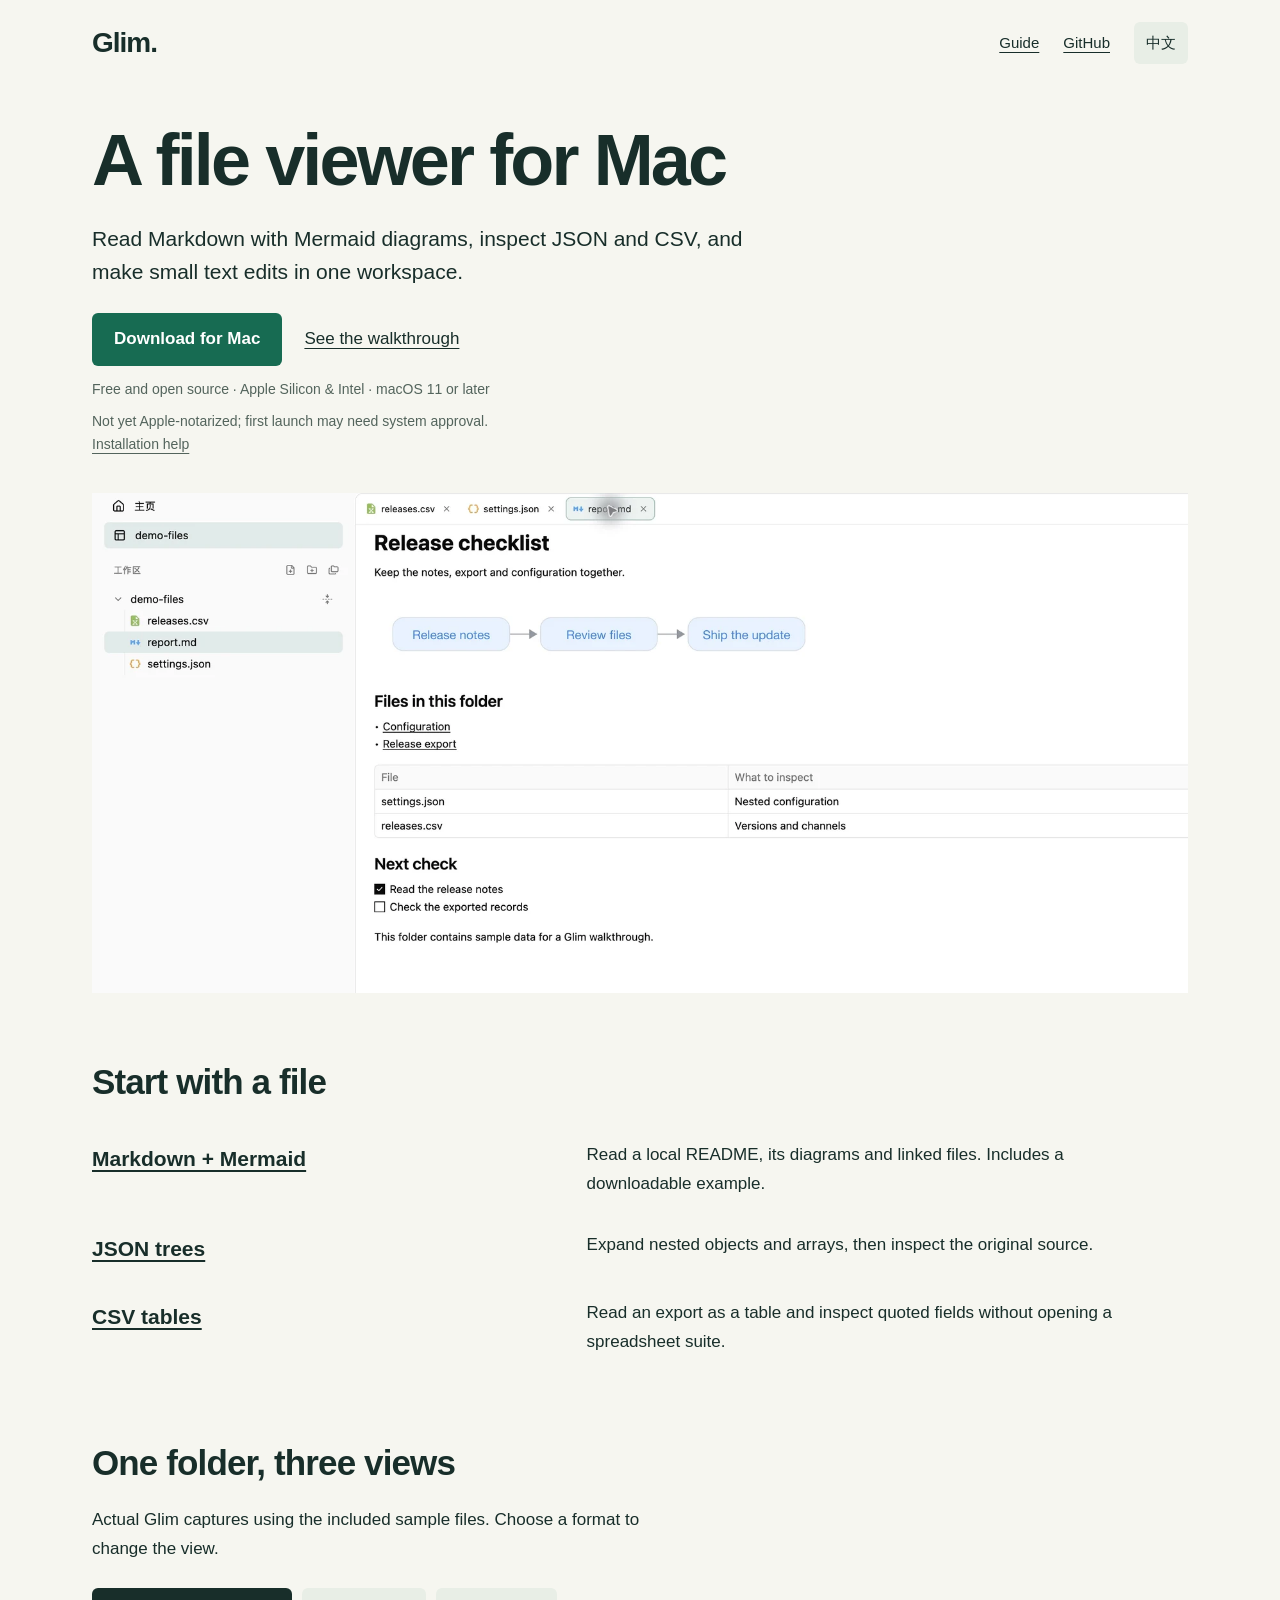
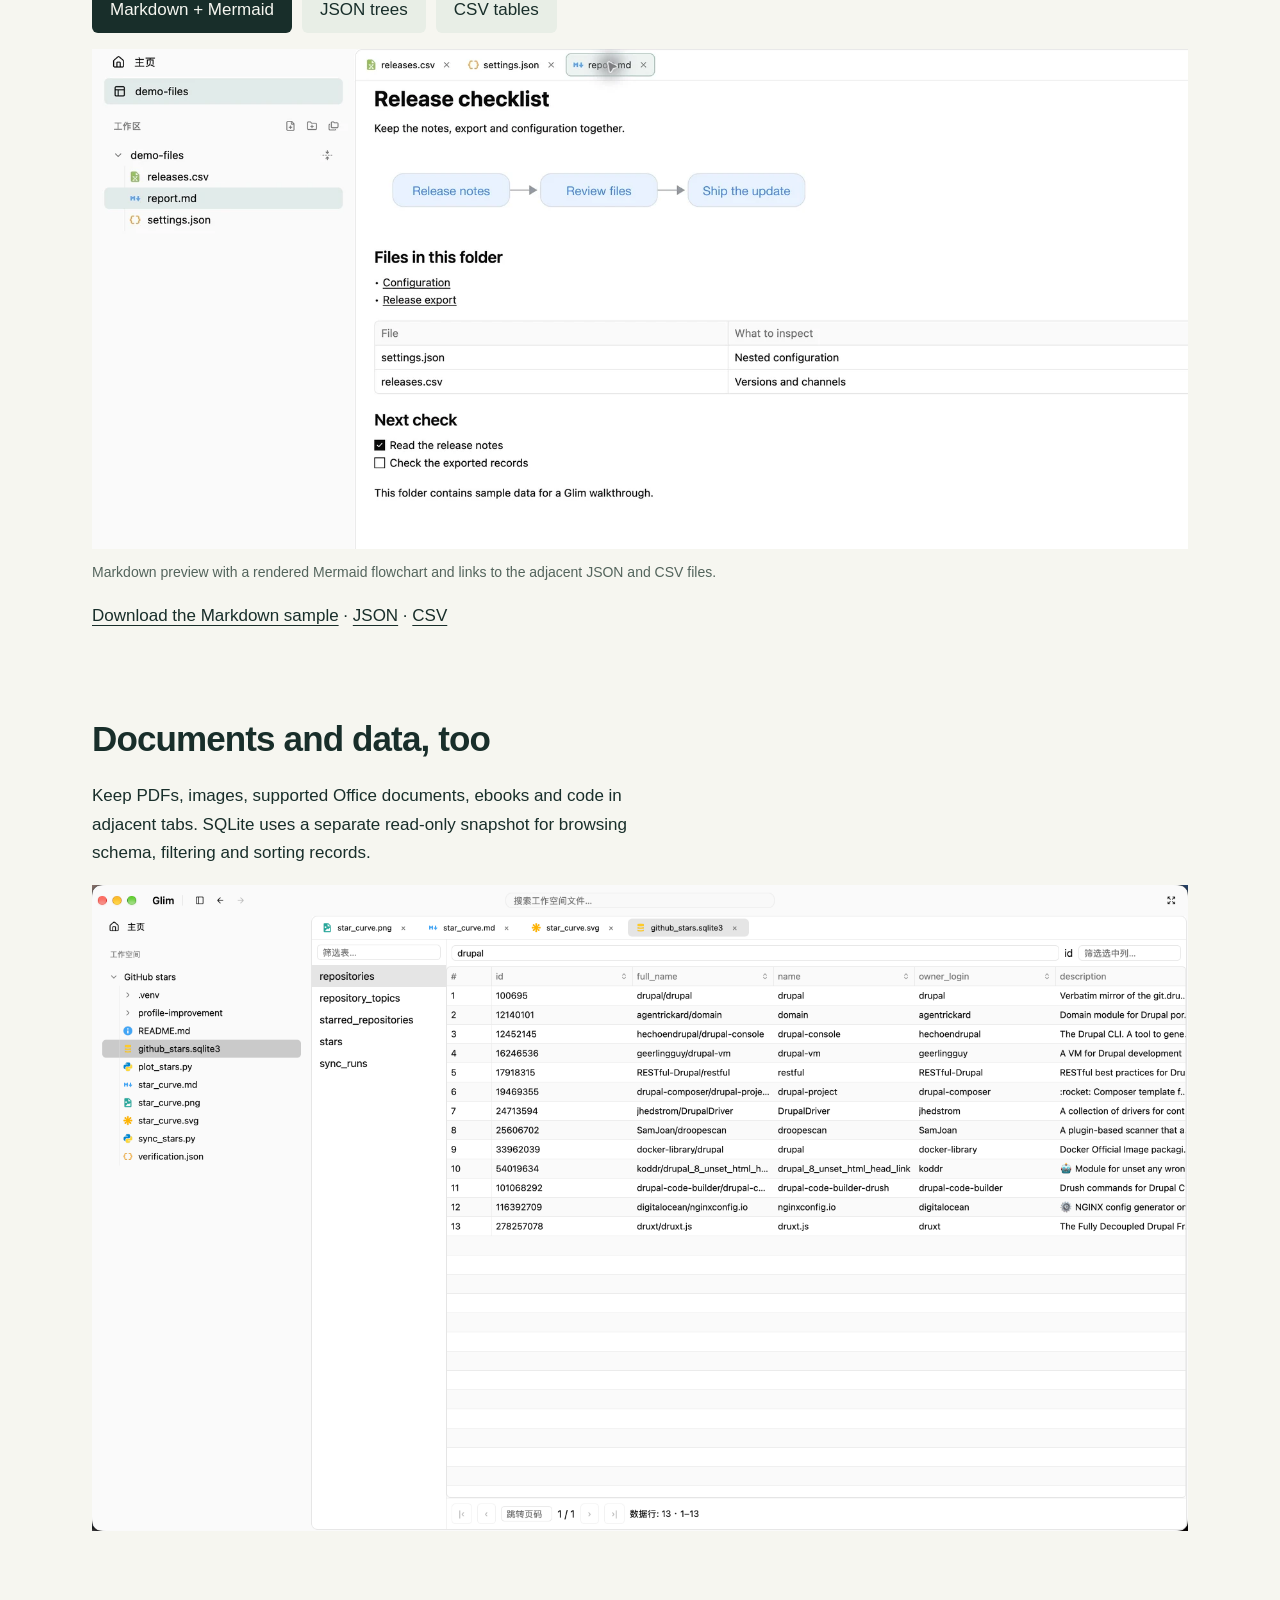
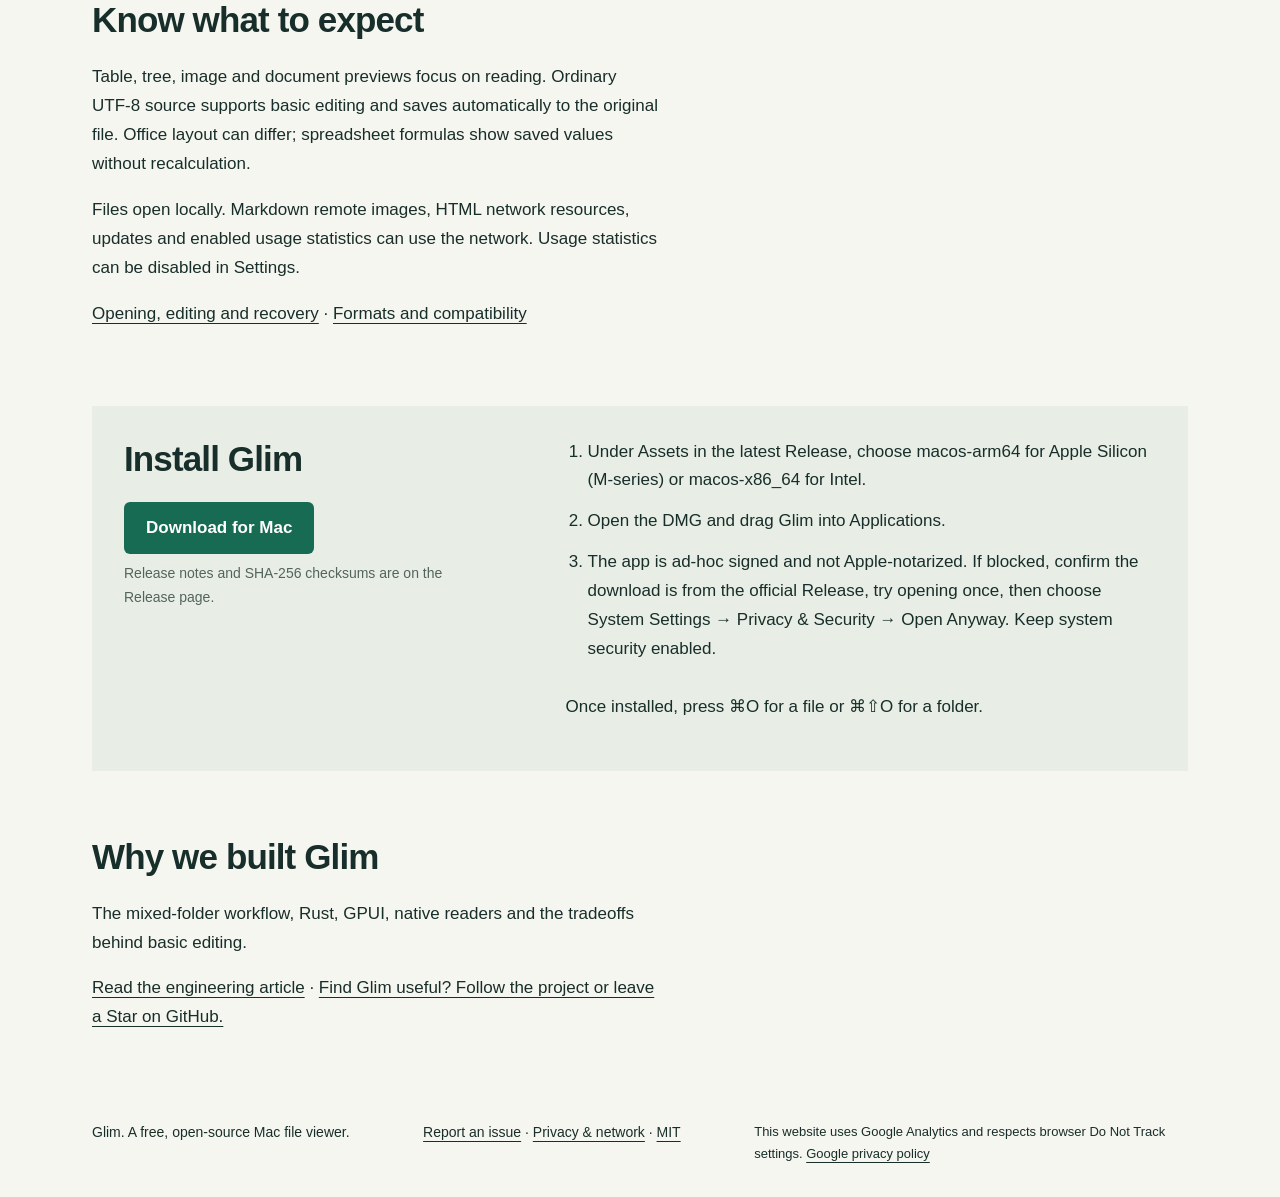
<file: index.html>
<!doctype html>
<html lang="en"><head>
<meta charset="utf-8"><meta name="viewport" content="width=device-width, initial-scale=1">
<title>Glim | Mac File Viewer for Markdown, JSON and CSV</title>
<meta name="description" content="Read Markdown with Mermaid diagrams, inspect JSON trees and CSV tables, and edit UTF-8 text in one Mac workspace. Free and open source. Apple Silicon and Intel.">
<meta name="theme-color" content="#f6f6f0"><meta name="robots" content="index,follow,max-image-preview:large">
<link rel="icon" href="https://raw.githubusercontent.com/glimapp/glim/main/assets/branding/glim.svg">
<link rel="canonical" href="https://glimapp.github.io/">
<link rel="alternate" hreflang="en" href="https://glimapp.github.io/">
<link rel="alternate" hreflang="zh-CN" href="https://glimapp.github.io/zh/">
<link rel="alternate" hreflang="x-default" href="https://glimapp.github.io/">
<meta property="og:type" content="website"><meta property="og:site_name" content="Glim">
<meta property="og:url" content="https://glimapp.github.io/"><meta property="og:title" content="Glim | Mac File Viewer for Markdown, JSON and CSV">
<meta property="og:description" content="Read Markdown with Mermaid diagrams, inspect JSON trees and CSV tables, and edit UTF-8 text in one Mac workspace. Free and open source. Apple Silicon and Intel.">
<meta property="og:locale" content="en_US">
<meta property="og:locale:alternate" content="zh_CN">
<meta property="og:image" content="https://glimapp.github.io/assets/workspace.png"><meta property="og:image:alt" content="Glim macOS file workspace">
<meta name="twitter:card" content="summary_large_image"><meta name="twitter:title" content="Glim | Mac File Viewer for Markdown, JSON and CSV">
<meta name="twitter:description" content="Read Markdown with Mermaid diagrams, inspect JSON trees and CSV tables, and edit UTF-8 text in one Mac workspace. Free and open source. Apple Silicon and Intel."><meta name="twitter:image" content="https://glimapp.github.io/assets/workspace.png">
<link rel="stylesheet" href="/assets/site.css"><script defer src="/assets/analytics.js"></script>
<script type="application/ld+json">{"@context": "https://schema.org", "@type": "SoftwareApplication", "name": "Glim", "url": "https://glimapp.github.io/", "description": "Read Markdown with Mermaid diagrams, inspect JSON trees and CSV tables, and edit UTF-8 text in one Mac workspace. Free and open source. Apple Silicon and Intel.", "applicationCategory": "DeveloperApplication", "operatingSystem": "macOS 11 or later", "processorRequirements": "Apple Silicon or Intel", "inLanguage": "en", "isAccessibleForFree": true, "license": "https://github.com/glimapp/glim/blob/main/LICENSE", "downloadUrl": "https://github.com/glimapp/glim/releases/latest", "image": "https://glimapp.github.io/assets/workspace.png", "offers": {"@type": "Offer", "price": "0", "priceCurrency": "USD"}, "sameAs": ["https://github.com/glimapp/glim"]}</script>
<script defer src="/assets/walkthrough.js"></script>
</head><body><header><a class="brand" href="/" aria-label="Glim home">Glim.</a><nav><a class="docs" href="/guide/">Guide</a><a href="https://github.com/glimapp/glim" data-placement="header">GitHub</a><a class="language" href="/zh/" lang="zh-CN" hreflang="zh-CN">中文</a></nav></header><main>
<section class="hero"><h1>A file viewer for Mac</h1><p class="lead">Read Markdown with Mermaid diagrams, inspect JSON and CSV, and make small text edits in one workspace.</p><div class="actions"><a class="button" href="https://github.com/glimapp/glim/releases/latest" data-placement="hero">Download for Mac</a><a href="#walkthrough">See the walkthrough</a></div><p class="note">Free and open source · Apple Silicon & Intel · macOS 11 or later</p><p class="note">Not yet Apple-notarized; first launch may need system approval. <a href="#download">Installation help</a></p></section>
<figure class="preview"><img src="/assets/demo-markdown.webp" width="1710" height="780" fetchpriority="high" decoding="async" alt="Glim showing the sample Markdown report, its Mermaid diagram and adjacent JSON and CSV tabs."></figure>
<section class="topics" id="formats"><h2>Start with a file</h2><ul class="topic-list"><li><a href="/markdown-viewer/">Markdown + Mermaid</a><p>Read a local README, its diagrams and linked files. Includes a downloadable example.</p></li><li><a href="/json-viewer/">JSON trees</a><p>Expand nested objects and arrays, then inspect the original source.</p></li><li><a href="/csv-viewer/">CSV tables</a><p>Read an export as a table and inspect quoted fields without opening a spreadsheet suite.</p></li></ul></section>
<section class="demo" id="walkthrough" data-walkthrough><h2>One folder, three views</h2><p>Actual Glim captures using the included sample files. Choose a format to change the view.</p><div class="demo-links" aria-label="Walkthrough views"><a href="/assets/demo-markdown.webp" data-view="markdown" data-alt="Markdown preview with a rendered Mermaid flowchart and links to the adjacent JSON and CSV files." data-caption="Markdown preview with a rendered Mermaid flowchart and links to the adjacent JSON and CSV files." aria-current="true">Markdown + Mermaid</a><a href="/assets/demo-json.webp" data-view="json" data-alt="Glim JSON tree showing a sample workspace object and targets array." data-caption="Glim JSON tree showing a sample workspace object and targets array.">JSON trees</a><a href="/assets/demo-csv.webp" data-view="csv" data-alt="Glim CSV table with sample release records and quoted note fields." data-caption="Glim CSV table with sample release records and quoted note fields.">CSV tables</a></div><figure><img src="/assets/demo-markdown.webp" width="1710" height="780" loading="lazy" decoding="async" alt="Markdown preview with a rendered Mermaid flowchart and links to the adjacent JSON and CSV files."><figcaption aria-live="polite">Markdown preview with a rendered Mermaid flowchart and links to the adjacent JSON and CSV files.</figcaption></figure><p><a href="/assets/examples/report.md" download>Download the Markdown sample</a> · <a href="/assets/examples/settings.json" download>JSON</a> · <a href="/assets/examples/releases.csv" download>CSV</a></p></section>
<section class="story"><h2>Documents and data, too</h2><p>Keep PDFs, images, supported Office documents, ebooks and code in adjacent tabs. SQLite uses a separate read-only snapshot for browsing schema, filtering and sorting records.</p><figure class="preview"><img src="/assets/sqlite.png" width="3420" height="2016" loading="lazy" decoding="async" alt="Glim SQLite reader with tables, filtered records and page controls."></figure><h2>Know what to expect</h2><p>Table, tree, image and document previews focus on reading. Ordinary UTF-8 source supports basic editing and saves automatically to the original file. Office layout can differ; spreadsheet formulas show saved values without recalculation.</p><p>Files open locally. Markdown remote images, HTML network resources, updates and enabled usage statistics can use the network. Usage statistics can be disabled in Settings.</p><p><a href="/guide/">Opening, editing and recovery</a> · <a href="https://github.com/glimapp/glim/blob/main/docs/file-format-support.md">Formats and compatibility</a></p></section>
<section class="install" id="download"><div><h2>Install Glim</h2><a class="button" href="https://github.com/glimapp/glim/releases/latest" data-placement="install">Download for Mac</a><p class="note">Release notes and SHA-256 checksums are on the Release page.</p></div><div><ol><li>Under Assets in the latest Release, choose macos-arm64 for Apple Silicon (M-series) or macos-x86_64 for Intel.</li><li>Open the DMG and drag Glim into Applications.</li><li>The app is ad-hoc signed and not Apple-notarized. If blocked, confirm the download is from the official Release, try opening once, then choose System Settings → Privacy & Security → Open Anyway. Keep system security enabled.</li></ol><p>Once installed, press ⌘O for a file or ⌘⇧O for a folder.</p></div></section>
<section class="story"><h2>Why we built Glim</h2><p>The mixed-folder workflow, Rust, GPUI, native readers and the tradeoffs behind basic editing.</p><p><a href="/blog/why-glim/">Read the engineering article</a> · <a href="https://github.com/glimapp/glim" data-placement="support">Find Glim useful? Follow the project or leave a Star on GitHub.</a></p></section></main><footer><span>Glim. A free, open-source Mac file viewer.</span><div><a href="https://github.com/glimapp/glim/issues/new/choose">Report an issue</a> · <a href="https://github.com/glimapp/glim/blob/main/docs/privacy.md">Privacy & network</a> · <a href="https://github.com/glimapp/glim/blob/main/LICENSE">MIT</a></div><p class="site-privacy">This website uses Google Analytics and respects browser Do Not Track settings. <a href="https://policies.google.com/privacy">Google privacy policy</a></p></footer></body></html>
</file>
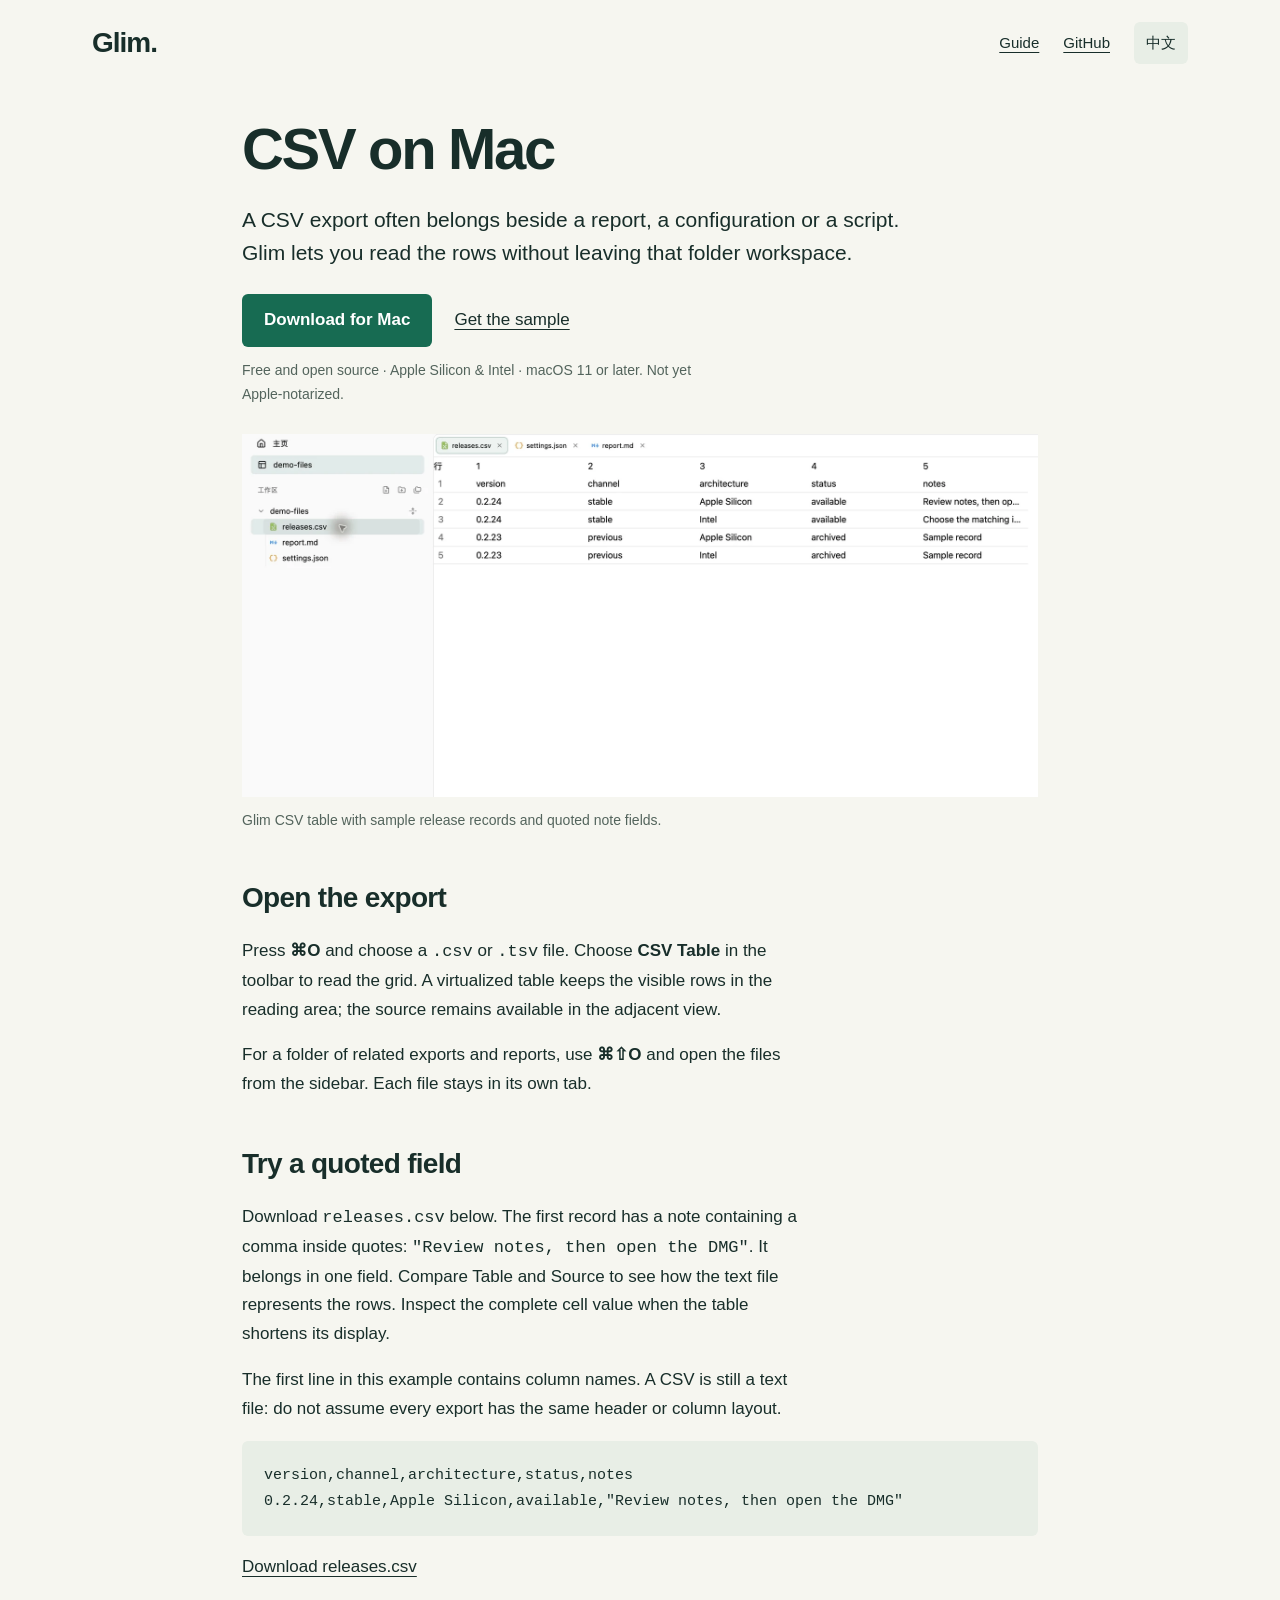
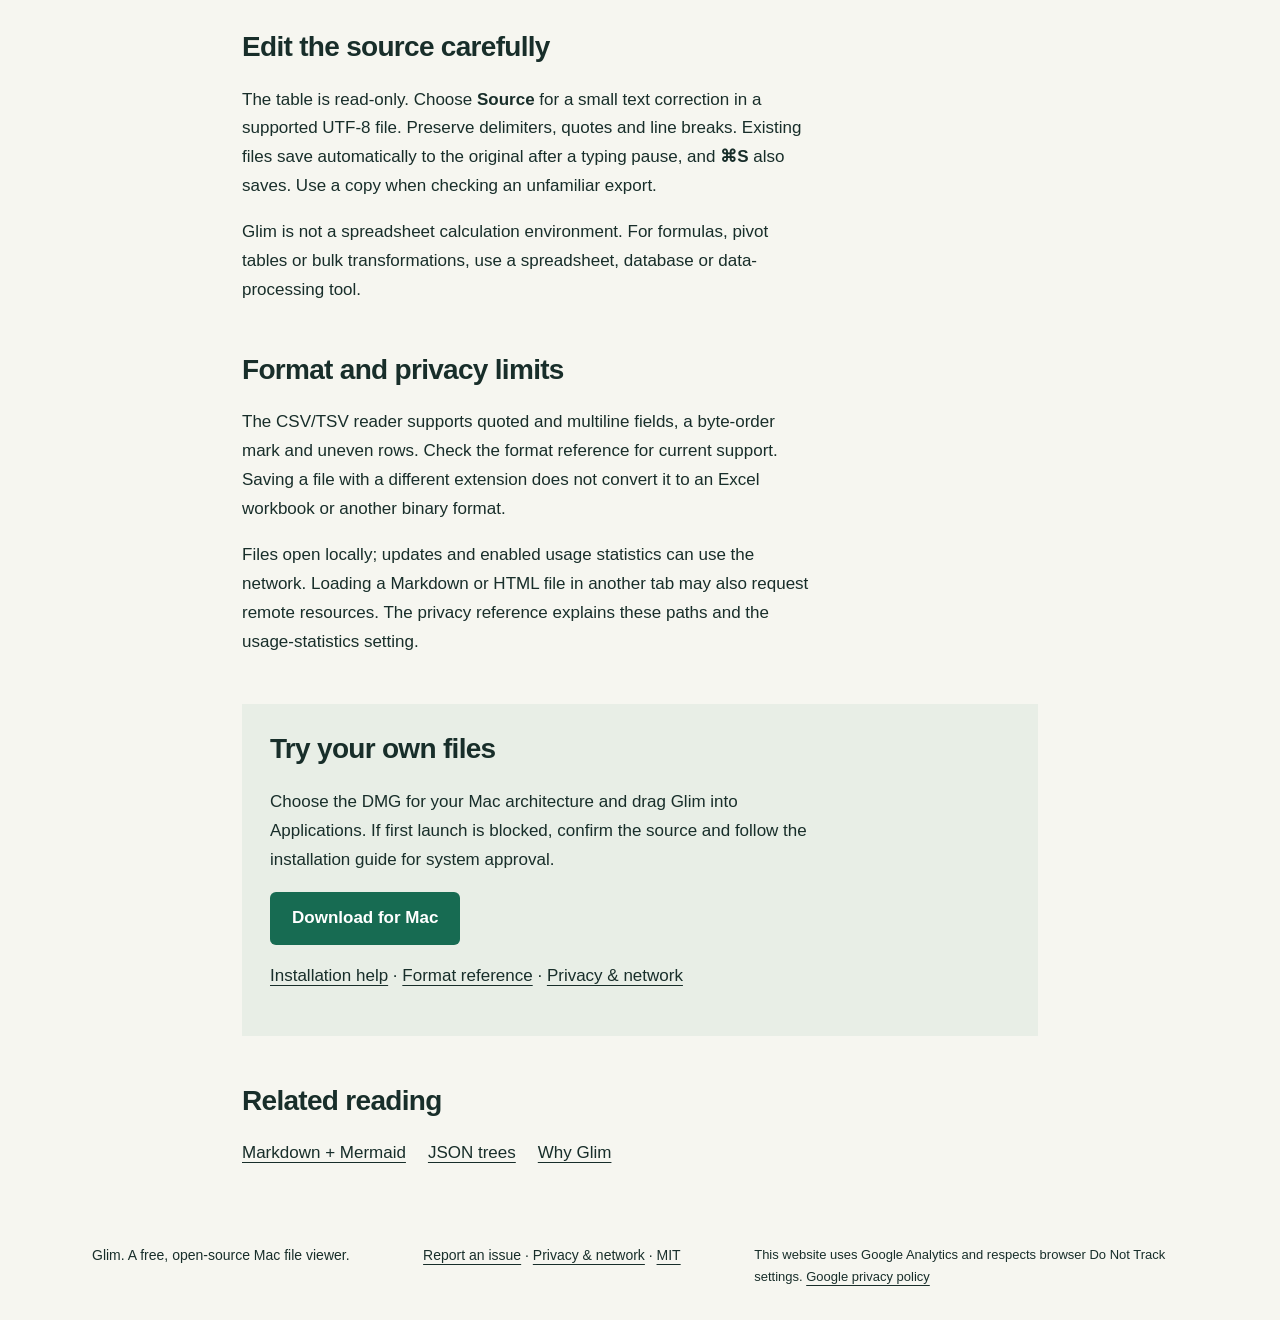
<file: csv-viewer/index.html>
<!doctype html>
<html lang="en"><head>
<meta charset="utf-8"><meta name="viewport" content="width=device-width, initial-scale=1">
<title>CSV Viewer for Mac: Tables and Source | Glim</title>
<meta name="description" content="Read local CSV and TSV files as tables on Mac, inspect quoted values and switch to editable source. Download a sample and learn what differs from a spreadsheet.">
<meta name="theme-color" content="#f6f6f0"><meta name="robots" content="index,follow,max-image-preview:large">
<link rel="icon" href="https://raw.githubusercontent.com/glimapp/glim/main/assets/branding/glim.svg">
<link rel="canonical" href="https://glimapp.github.io/csv-viewer/">
<link rel="alternate" hreflang="en" href="https://glimapp.github.io/csv-viewer/">
<link rel="alternate" hreflang="zh-CN" href="https://glimapp.github.io/zh/csv-viewer/">
<link rel="alternate" hreflang="x-default" href="https://glimapp.github.io/csv-viewer/">
<meta property="og:type" content="article"><meta property="og:site_name" content="Glim">
<meta property="og:url" content="https://glimapp.github.io/csv-viewer/"><meta property="og:title" content="CSV Viewer for Mac: Tables and Source | Glim">
<meta property="og:description" content="Read local CSV and TSV files as tables on Mac, inspect quoted values and switch to editable source. Download a sample and learn what differs from a spreadsheet.">
<meta property="og:locale" content="en_US">
<meta property="og:locale:alternate" content="zh_CN">
<meta property="og:image" content="https://glimapp.github.io/assets/demo-csv.webp"><meta property="og:image:alt" content="Glim macOS file workspace">
<meta name="twitter:card" content="summary_large_image"><meta name="twitter:title" content="CSV Viewer for Mac: Tables and Source | Glim">
<meta name="twitter:description" content="Read local CSV and TSV files as tables on Mac, inspect quoted values and switch to editable source. Download a sample and learn what differs from a spreadsheet."><meta name="twitter:image" content="https://glimapp.github.io/assets/demo-csv.webp">
<link rel="stylesheet" href="/assets/site.css"><script defer src="/assets/analytics.js"></script>
<script type="application/ld+json">{"@context": "https://schema.org", "@type": "TechArticle", "headline": "CSV Viewer for Mac: Tables and Source | Glim", "description": "Read local CSV and TSV files as tables on Mac, inspect quoted values and switch to editable source. Download a sample and learn what differs from a spreadsheet.", "inLanguage": "en", "mainEntityOfPage": "https://glimapp.github.io/csv-viewer/", "image": "https://glimapp.github.io/assets/demo-csv.webp", "author": {"@type": "Organization", "name": "Glim", "url": "https://glimapp.github.io"}}</script>
</head><body><header><a class="brand" href="/" aria-label="Glim home">Glim.</a><nav><a class="docs" href="/guide/">Guide</a><a href="https://github.com/glimapp/glim" data-placement="header">GitHub</a><a class="language" href="/zh/csv-viewer/" lang="zh-CN" hreflang="zh-CN">中文</a></nav></header><main class="reader-page"><article><h1>CSV on Mac</h1><p class="lead">A CSV export often belongs beside a report, a configuration or a script. Glim lets you read the rows without leaving that folder workspace.</p><div class="actions"><a class="button" href="https://github.com/glimapp/glim/releases/latest" data-placement="scenario-hero">Download for Mac</a><a href="#sample">Get the sample</a></div><p class="note">Free and open source · Apple Silicon & Intel · macOS 11 or later. Not yet Apple-notarized.</p><figure><img src="/assets/demo-csv.webp" width="1710" height="780" fetchpriority="high" alt="Glim CSV table with sample release records and quoted note fields."><figcaption>Glim CSV table with sample release records and quoted note fields.</figcaption></figure><section><h2>Open the export</h2><p>Press <strong>⌘O</strong> and choose a <code>.csv</code> or <code>.tsv</code> file. Choose <strong>CSV Table</strong> in the toolbar to read the grid. A virtualized table keeps the visible rows in the reading area; the source remains available in the adjacent view.</p><p>For a folder of related exports and reports, use <strong>⌘⇧O</strong> and open the files from the sidebar. Each file stays in its own tab.</p></section><section id="sample"><h2>Try a quoted field</h2><p>Download <code>releases.csv</code> below. The first record has a note containing a comma inside quotes: <code>"Review notes, then open the DMG"</code>. It belongs in one field. Compare Table and Source to see how the text file represents the rows. Inspect the complete cell value when the table shortens its display.</p><p>The first line in this example contains column names. A CSV is still a text file: do not assume every export has the same header or column layout.</p><pre><code>version,channel,architecture,status,notes
0.2.24,stable,Apple Silicon,available,&quot;Review notes, then open the DMG&quot;</code></pre><p><a href="/assets/examples/releases.csv" download>Download releases.csv</a></p></section><section><h2>Edit the source carefully</h2><p>The table is read-only. Choose <strong>Source</strong> for a small text correction in a supported UTF-8 file. Preserve delimiters, quotes and line breaks. Existing files save automatically to the original after a typing pause, and <strong>⌘S</strong> also saves. Use a copy when checking an unfamiliar export.</p><p>Glim is not a spreadsheet calculation environment. For formulas, pivot tables or bulk transformations, use a spreadsheet, database or data-processing tool.</p></section><section><h2>Format and privacy limits</h2><p>The CSV/TSV reader supports quoted and multiline fields, a byte-order mark and uneven rows. Check the format reference for current support. Saving a file with a different extension does not convert it to an Excel workbook or another binary format.</p><p>Files open locally; updates and enabled usage statistics can use the network. Loading a Markdown or HTML file in another tab may also request remote resources. The privacy reference explains these paths and the usage-statistics setting.</p></section><section class="download"><h2>Try your own files</h2><p>Choose the DMG for your Mac architecture and drag Glim into Applications. If first launch is blocked, confirm the source and follow the installation guide for system approval.</p><p><a class="button" href="https://github.com/glimapp/glim/releases/latest" data-placement="scenario-end">Download for Mac</a></p><p><a href="/#download">Installation help</a> · <a href="https://github.com/glimapp/glim/blob/main/docs/file-format-support.md">Format reference</a> · <a href="https://github.com/glimapp/glim/blob/main/docs/privacy.md">Privacy & network</a></p></section><section><h2>Related reading</h2><div class="related"><a href="/markdown-viewer/">Markdown + Mermaid</a><a href="/json-viewer/">JSON trees</a><a href="/blog/why-glim/">Why Glim</a></div></section></article></main><footer><span>Glim. A free, open-source Mac file viewer.</span><div><a href="https://github.com/glimapp/glim/issues/new/choose">Report an issue</a> · <a href="https://github.com/glimapp/glim/blob/main/docs/privacy.md">Privacy & network</a> · <a href="https://github.com/glimapp/glim/blob/main/LICENSE">MIT</a></div><p class="site-privacy">This website uses Google Analytics and respects browser Do Not Track settings. <a href="https://policies.google.com/privacy">Google privacy policy</a></p></footer></body></html>
</file>
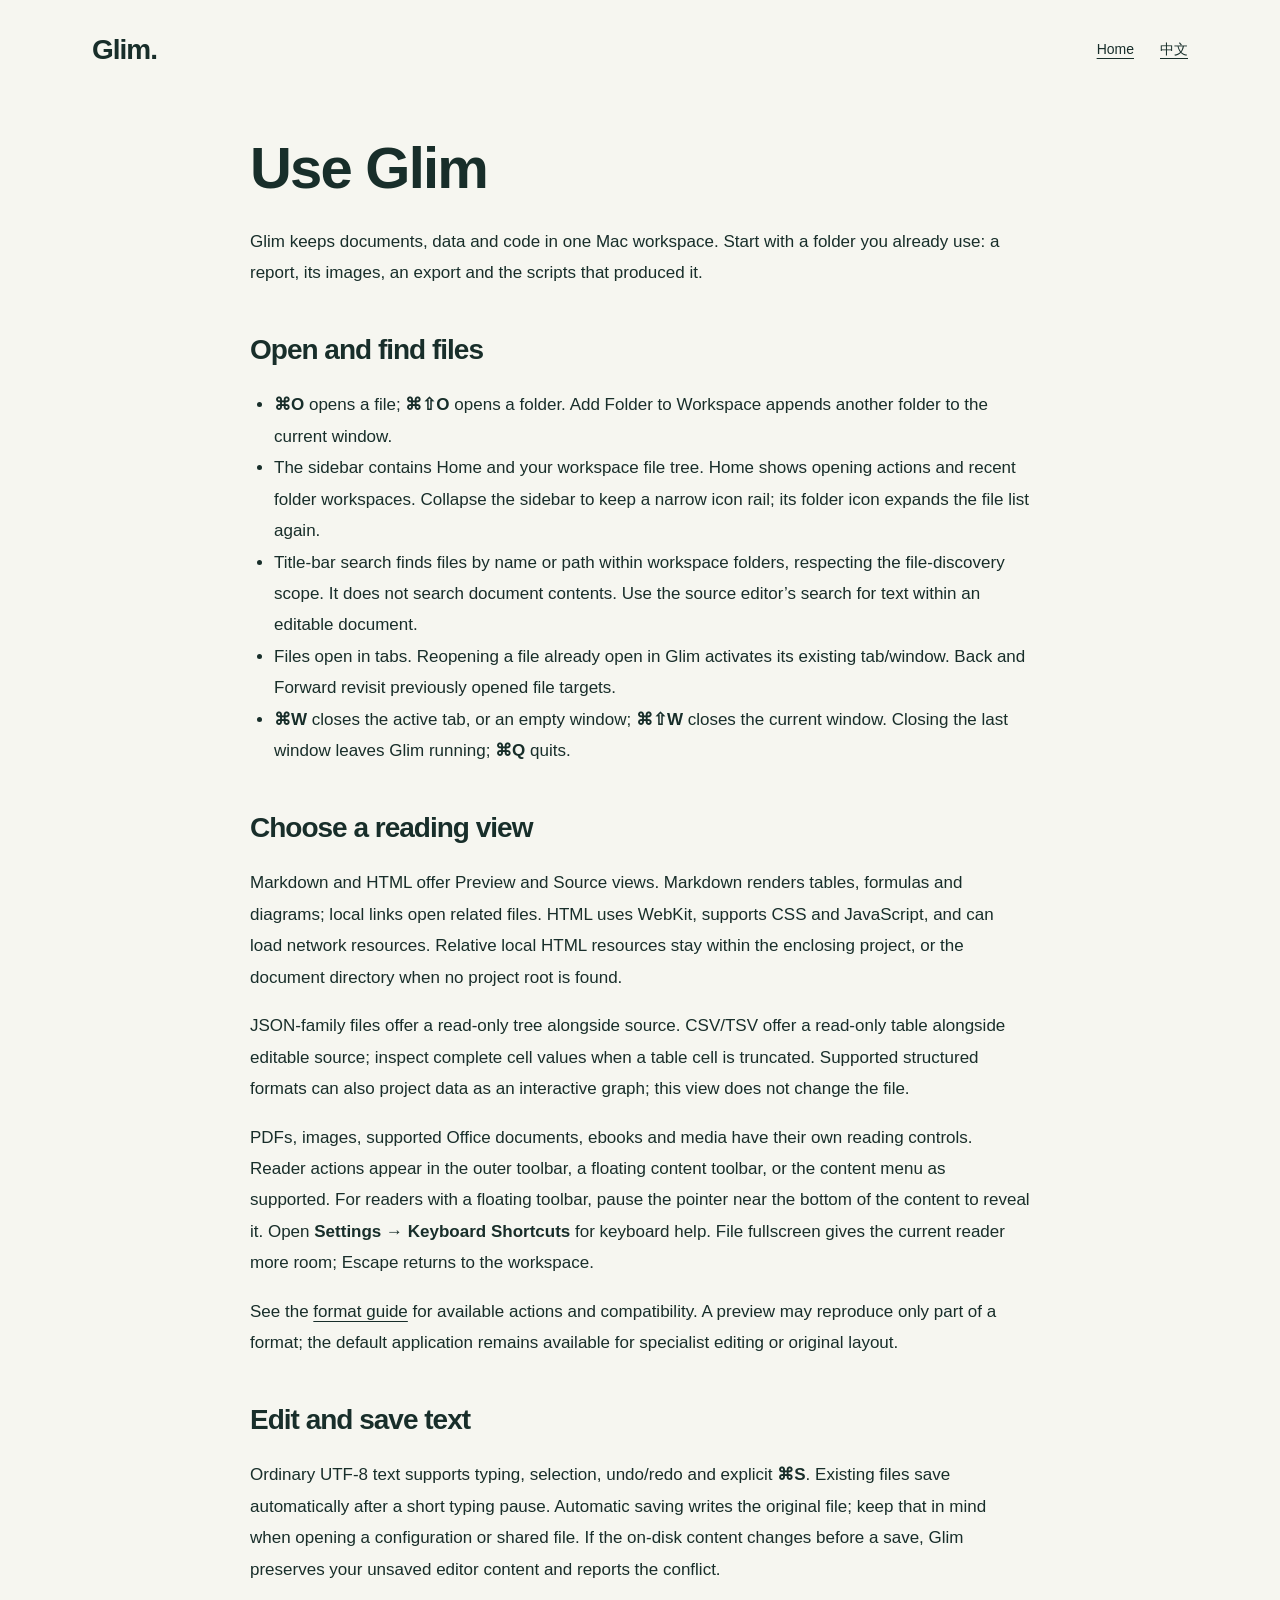
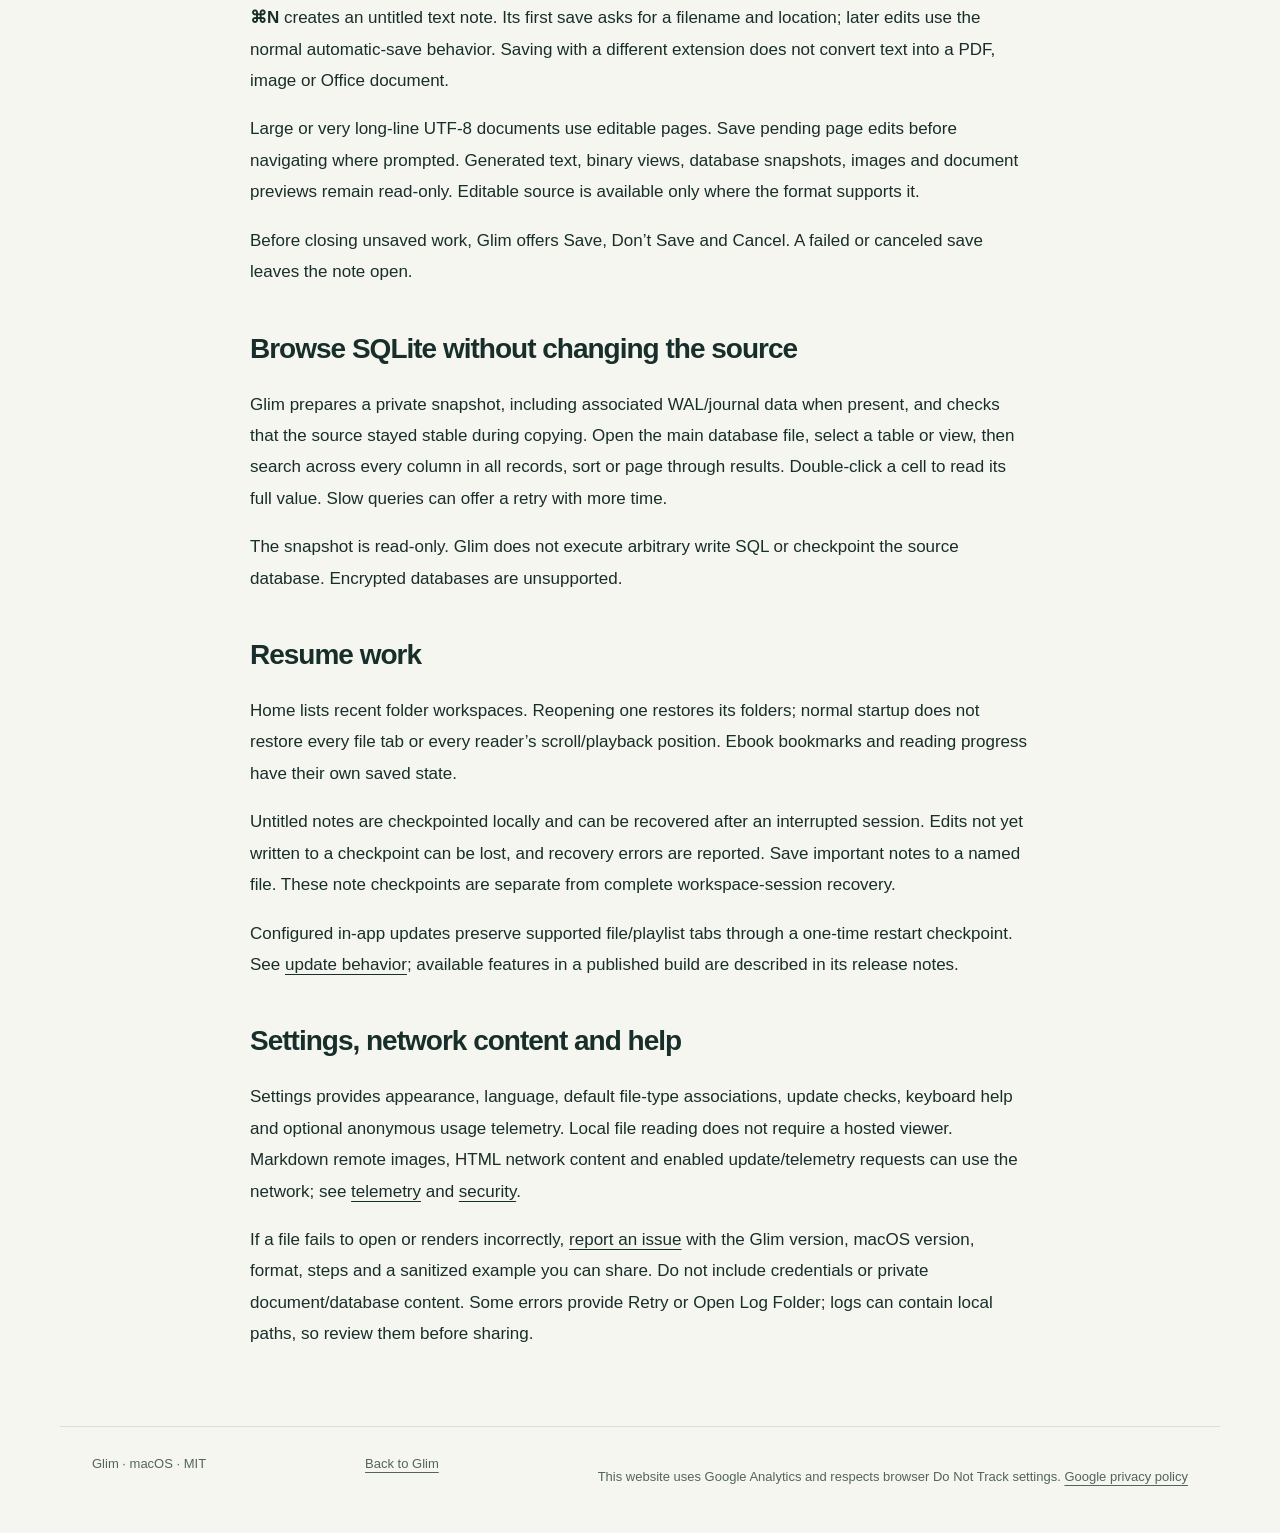
<file: guide/index.html>
<!doctype html>
<html lang="en"><head>
<script defer src="/assets/analytics.js"></script>
<meta charset="utf-8"><meta name="viewport" content="width=device-width,initial-scale=1"><title>Use Glim — Glim</title><meta name="description" content="Open files, switch views, search data, save edits and recover notes."><link rel="canonical" href="https://glimapp.github.io/guide/"><link rel="alternate" hreflang="en" href="https://glimapp.github.io/guide/"><link rel="alternate" hreflang="zh-CN" href="https://glimapp.github.io/zh/guide/"><link rel="alternate" hreflang="x-default" href="https://glimapp.github.io/guide/"><link rel="stylesheet" href="/blog/article.css"></head><body><header><a class="brand" href="/">Glim.</a><nav><a href="/">Home</a><a href="/zh/guide/">中文</a></nav></header><main><article class="article"><h1>Use Glim</h1><p>Glim keeps documents, data and code in one Mac workspace. Start with a folder you already use: a report, its images, an export and the scripts that produced it.</p><h2>Open and find files</h2><ul><li><strong>⌘O</strong> opens a file; <strong>⌘⇧O</strong> opens a folder. Add Folder to Workspace appends another folder to the current window.</li><li>The sidebar contains Home and your workspace file tree. Home shows opening actions and recent folder workspaces. Collapse the sidebar to keep a narrow icon rail; its folder icon expands the file list again.</li><li>Title-bar search finds files by name or path within workspace folders, respecting the file-discovery scope. It does not search document contents. Use the source editor’s search for text within an editable document.</li><li>Files open in tabs. Reopening a file already open in Glim activates its existing tab/window. Back and Forward revisit previously opened file targets.</li><li><strong>⌘W</strong> closes the active tab, or an empty window; <strong>⌘⇧W</strong> closes the current window. Closing the last window leaves Glim running; <strong>⌘Q</strong> quits.</li></ul><h2>Choose a reading view</h2><p>Markdown and HTML offer Preview and Source views. Markdown renders tables, formulas and diagrams; local links open related files. HTML uses WebKit, supports CSS and JavaScript, and can load network resources. Relative local HTML resources stay within the enclosing project, or the document directory when no project root is found.</p><p>JSON-family files offer a read-only tree alongside source. CSV/TSV offer a read-only table alongside editable source; inspect complete cell values when a table cell is truncated. Supported structured formats can also project data as an interactive graph; this view does not change the file.</p><p>PDFs, images, supported Office documents, ebooks and media have their own reading controls. Reader actions appear in the outer toolbar, a floating content toolbar, or the content menu as supported. For readers with a floating toolbar, pause the pointer near the bottom of the content to reveal it. Open <strong>Settings → Keyboard Shortcuts</strong> for keyboard help. File fullscreen gives the current reader more room; Escape returns to the workspace.</p><p>See the <a href="https://github.com/glimapp/glim/blob/main/docs/file-format-support.md">format guide</a> for available actions and compatibility. A preview may reproduce only part of a format; the default application remains available for specialist editing or original layout.</p><h2>Edit and save text</h2><p>Ordinary UTF-8 text supports typing, selection, undo/redo and explicit <strong>⌘S</strong>. Existing files save automatically after a short typing pause. Automatic saving writes the original file; keep that in mind when opening a configuration or shared file. If the on-disk content changes before a save, Glim preserves your unsaved editor content and reports the conflict.</p><p><strong>⌘N</strong> creates an untitled text note. Its first save asks for a filename and location; later edits use the normal automatic-save behavior. Saving with a different extension does not convert text into a PDF, image or Office document.</p><p>Large or very long-line UTF-8 documents use editable pages. Save pending page edits before navigating where prompted. Generated text, binary views, database snapshots, images and document previews remain read-only. Editable source is available only where the format supports it.</p><p>Before closing unsaved work, Glim offers Save, Don’t Save and Cancel. A failed or canceled save leaves the note open.</p><h2>Browse SQLite without changing the source</h2><p>Glim prepares a private snapshot, including associated WAL/journal data when present, and checks that the source stayed stable during copying. Open the main database file, select a table or view, then search across every column in all records, sort or page through results. Double-click a cell to read its full value. Slow queries can offer a retry with more time.</p><p>The snapshot is read-only. Glim does not execute arbitrary write SQL or checkpoint the source database. Encrypted databases are unsupported.</p><h2>Resume work</h2><p>Home lists recent folder workspaces. Reopening one restores its folders; normal startup does not restore every file tab or every reader’s scroll/playback position. Ebook bookmarks and reading progress have their own saved state.</p><p>Untitled notes are checkpointed locally and can be recovered after an interrupted session. Edits not yet written to a checkpoint can be lost, and recovery errors are reported. Save important notes to a named file. These note checkpoints are separate from complete workspace-session recovery.</p><p>Configured in-app updates preserve supported file/playlist tabs through a one-time restart checkpoint. See <a href="https://github.com/glimapp/glim/blob/main/docs/auto-update-design.md">update behavior</a>; available features in a published build are described in its release notes.</p><h2>Settings, network content and help</h2><p>Settings provides appearance, language, default file-type associations, update checks, keyboard help and optional anonymous usage telemetry. Local file reading does not require a hosted viewer. Markdown remote images, HTML network content and enabled update/telemetry requests can use the network; see <a href="https://github.com/glimapp/glim/blob/main/docs/telemetry.md">telemetry</a> and <a href="https://github.com/glimapp/glim/blob/main/SECURITY.md">security</a>.</p><p>If a file fails to open or renders incorrectly, <a href="https://github.com/glimapp/glim/issues/new?template=bug_report.yml">report an issue</a> with the Glim version, macOS version, format, steps and a sanitized example you can share. Do not include credentials or private document/database content. Some errors provide Retry or Open Log Folder; logs can contain local paths, so review them before sharing.</p></article></main><footer><span>Glim · macOS · MIT</span><a href="/">Back to Glim</a><p class="site-privacy">This website uses Google Analytics and respects browser Do Not Track settings. <a href="https://policies.google.com/privacy">Google privacy policy</a></p></footer></body></html>
</file>
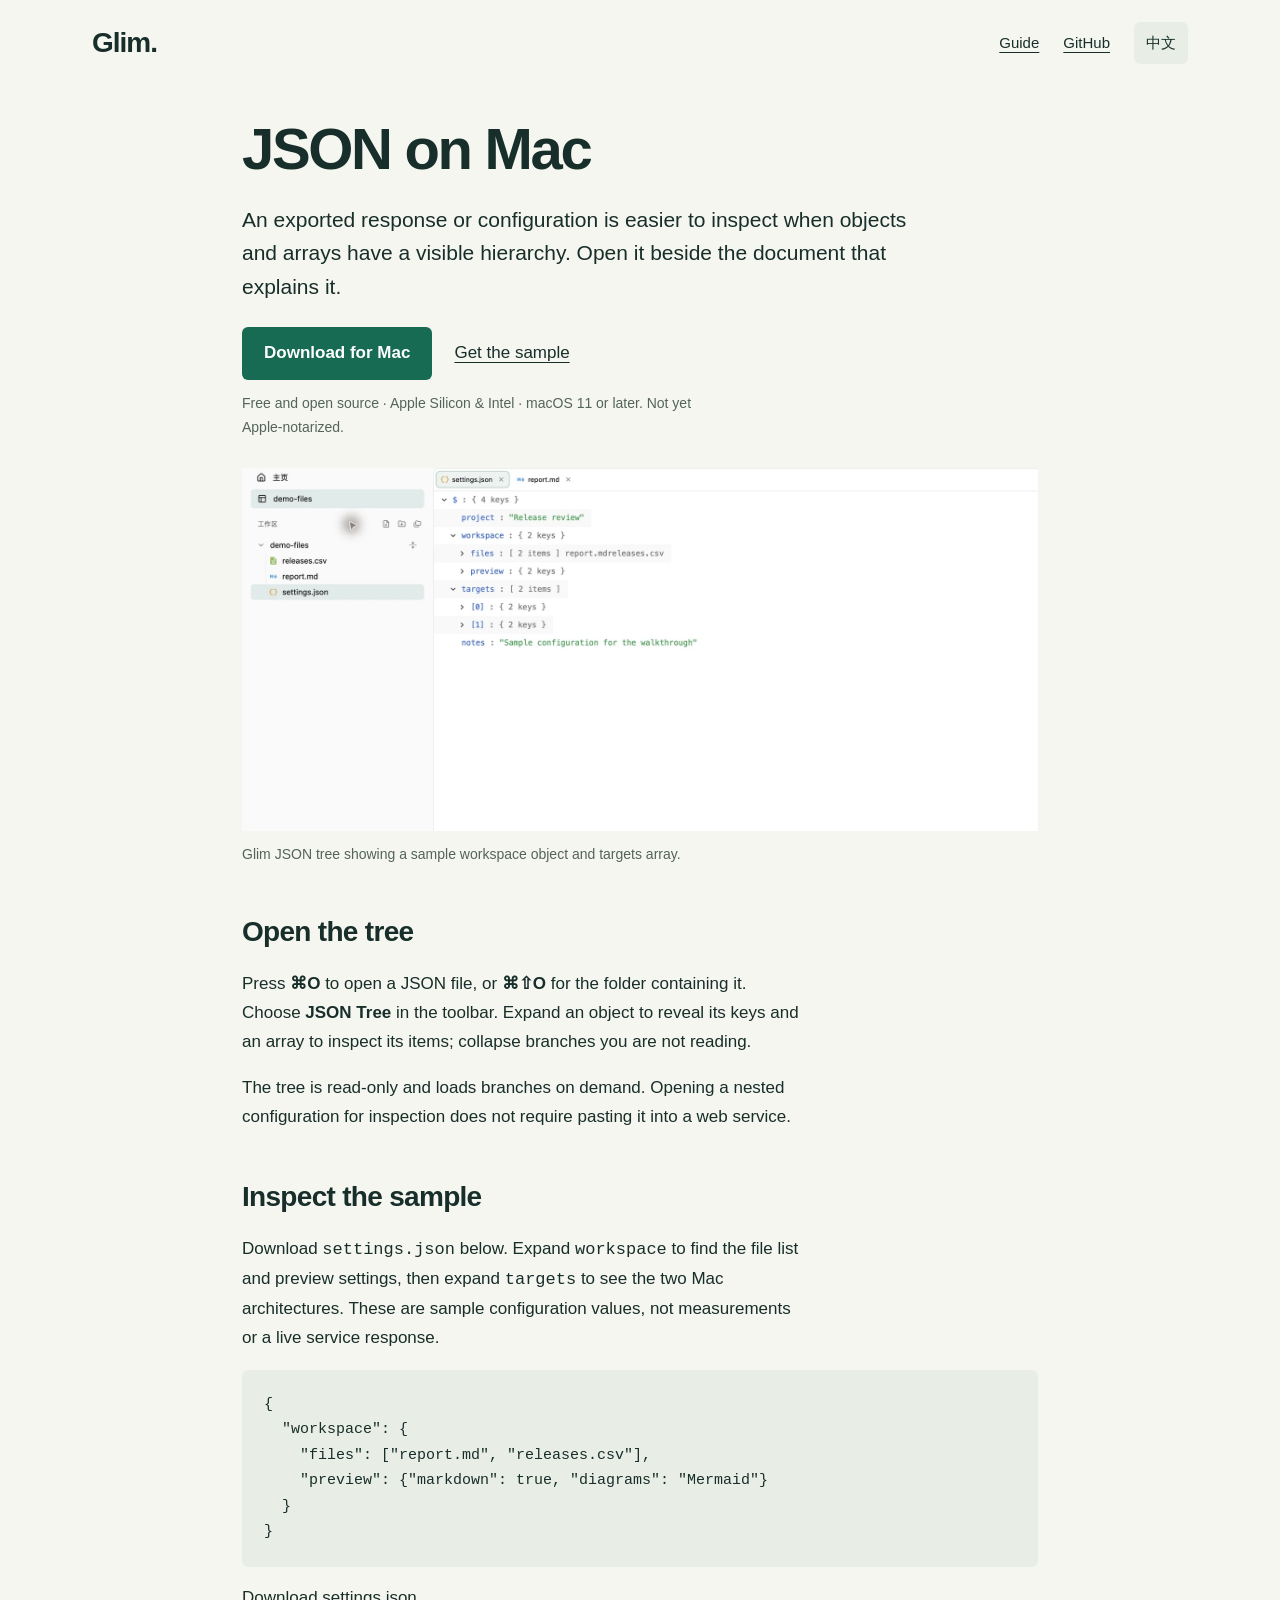
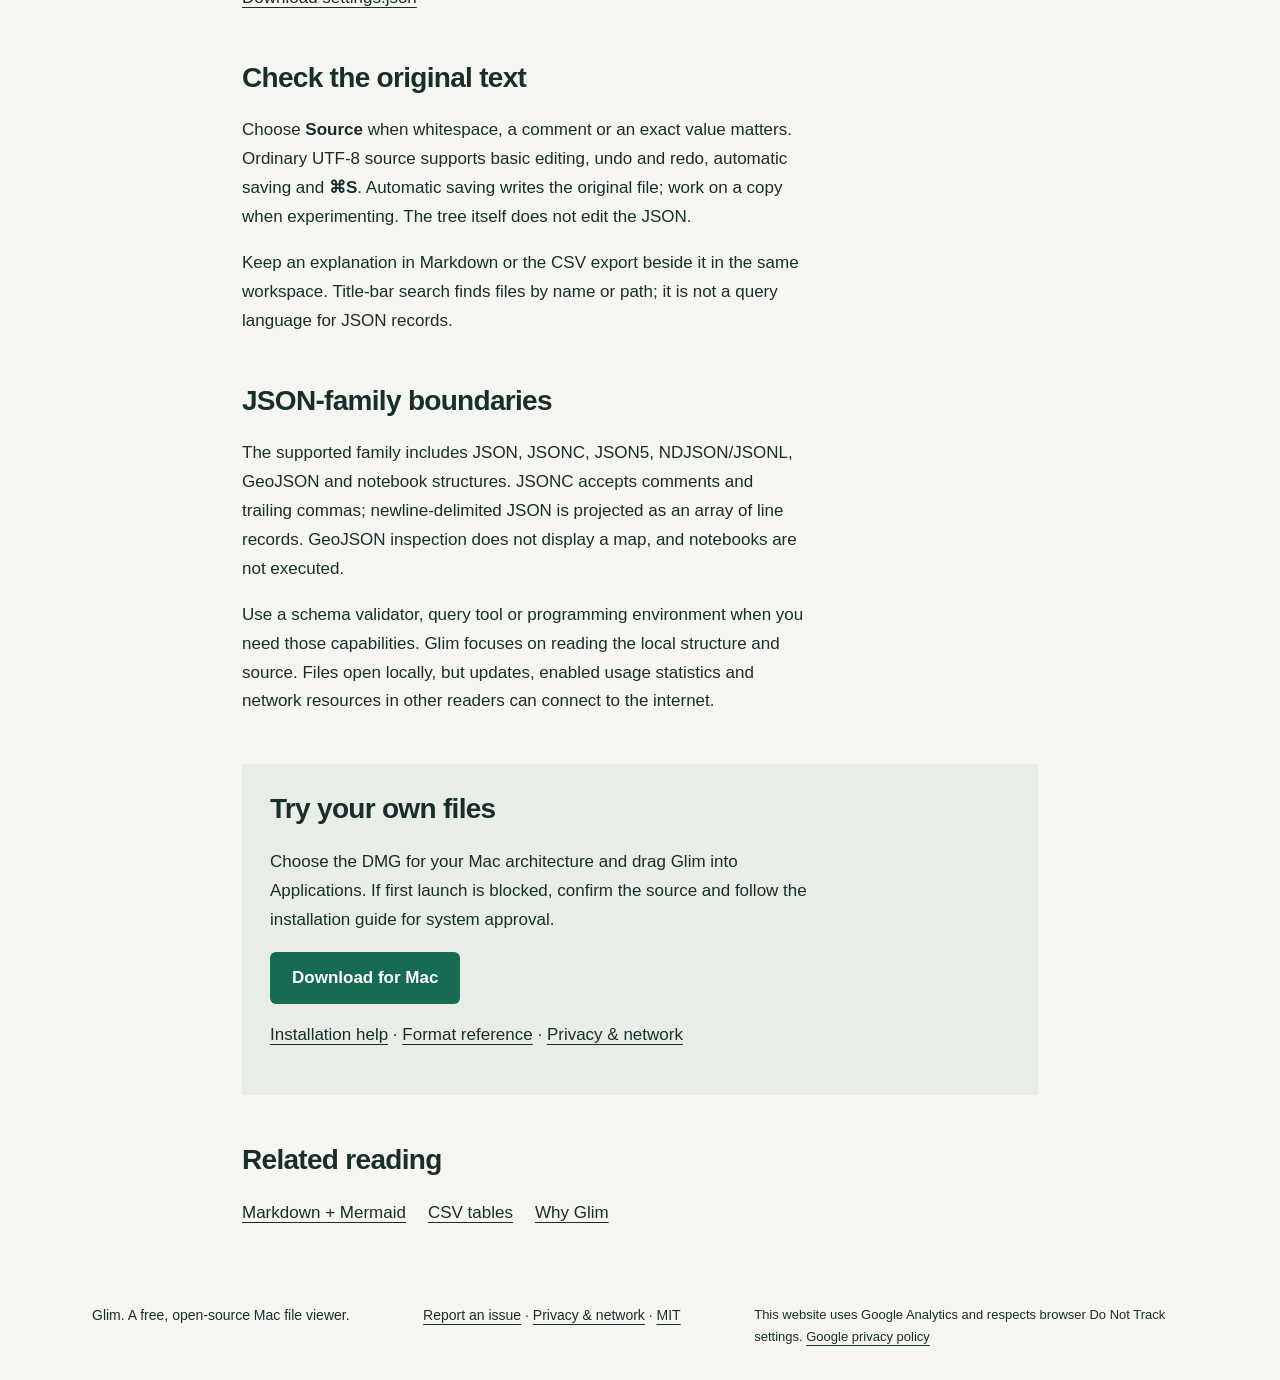
<file: json-viewer/index.html>
<!doctype html>
<html lang="en"><head>
<meta charset="utf-8"><meta name="viewport" content="width=device-width, initial-scale=1">
<title>JSON Viewer for Mac: Tree and Source | Glim</title>
<meta name="description" content="Inspect local JSON on Mac with an expandable read-only tree and editable UTF-8 source. Learn the JSONC, JSON5 and JSONL boundaries with a downloadable sample.">
<meta name="theme-color" content="#f6f6f0"><meta name="robots" content="index,follow,max-image-preview:large">
<link rel="icon" href="https://raw.githubusercontent.com/glimapp/glim/main/assets/branding/glim.svg">
<link rel="canonical" href="https://glimapp.github.io/json-viewer/">
<link rel="alternate" hreflang="en" href="https://glimapp.github.io/json-viewer/">
<link rel="alternate" hreflang="zh-CN" href="https://glimapp.github.io/zh/json-viewer/">
<link rel="alternate" hreflang="x-default" href="https://glimapp.github.io/json-viewer/">
<meta property="og:type" content="article"><meta property="og:site_name" content="Glim">
<meta property="og:url" content="https://glimapp.github.io/json-viewer/"><meta property="og:title" content="JSON Viewer for Mac: Tree and Source | Glim">
<meta property="og:description" content="Inspect local JSON on Mac with an expandable read-only tree and editable UTF-8 source. Learn the JSONC, JSON5 and JSONL boundaries with a downloadable sample.">
<meta property="og:locale" content="en_US">
<meta property="og:locale:alternate" content="zh_CN">
<meta property="og:image" content="https://glimapp.github.io/assets/demo-json.webp"><meta property="og:image:alt" content="Glim macOS file workspace">
<meta name="twitter:card" content="summary_large_image"><meta name="twitter:title" content="JSON Viewer for Mac: Tree and Source | Glim">
<meta name="twitter:description" content="Inspect local JSON on Mac with an expandable read-only tree and editable UTF-8 source. Learn the JSONC, JSON5 and JSONL boundaries with a downloadable sample."><meta name="twitter:image" content="https://glimapp.github.io/assets/demo-json.webp">
<link rel="stylesheet" href="/assets/site.css"><script defer src="/assets/analytics.js"></script>
<script type="application/ld+json">{"@context": "https://schema.org", "@type": "TechArticle", "headline": "JSON Viewer for Mac: Tree and Source | Glim", "description": "Inspect local JSON on Mac with an expandable read-only tree and editable UTF-8 source. Learn the JSONC, JSON5 and JSONL boundaries with a downloadable sample.", "inLanguage": "en", "mainEntityOfPage": "https://glimapp.github.io/json-viewer/", "image": "https://glimapp.github.io/assets/demo-json.webp", "author": {"@type": "Organization", "name": "Glim", "url": "https://glimapp.github.io"}}</script>
</head><body><header><a class="brand" href="/" aria-label="Glim home">Glim.</a><nav><a class="docs" href="/guide/">Guide</a><a href="https://github.com/glimapp/glim" data-placement="header">GitHub</a><a class="language" href="/zh/json-viewer/" lang="zh-CN" hreflang="zh-CN">中文</a></nav></header><main class="reader-page"><article><h1>JSON on Mac</h1><p class="lead">An exported response or configuration is easier to inspect when objects and arrays have a visible hierarchy. Open it beside the document that explains it.</p><div class="actions"><a class="button" href="https://github.com/glimapp/glim/releases/latest" data-placement="scenario-hero">Download for Mac</a><a href="#sample">Get the sample</a></div><p class="note">Free and open source · Apple Silicon & Intel · macOS 11 or later. Not yet Apple-notarized.</p><figure><img src="/assets/demo-json.webp" width="1710" height="780" fetchpriority="high" alt="Glim JSON tree showing a sample workspace object and targets array."><figcaption>Glim JSON tree showing a sample workspace object and targets array.</figcaption></figure><section><h2>Open the tree</h2><p>Press <strong>⌘O</strong> to open a JSON file, or <strong>⌘⇧O</strong> for the folder containing it. Choose <strong>JSON Tree</strong> in the toolbar. Expand an object to reveal its keys and an array to inspect its items; collapse branches you are not reading.</p><p>The tree is read-only and loads branches on demand. Opening a nested configuration for inspection does not require pasting it into a web service.</p></section><section id="sample"><h2>Inspect the sample</h2><p>Download <code>settings.json</code> below. Expand <code>workspace</code> to find the file list and preview settings, then expand <code>targets</code> to see the two Mac architectures. These are sample configuration values, not measurements or a live service response.</p><pre><code>{
  &quot;workspace&quot;: {
    &quot;files&quot;: [&quot;report.md&quot;, &quot;releases.csv&quot;],
    &quot;preview&quot;: {&quot;markdown&quot;: true, &quot;diagrams&quot;: &quot;Mermaid&quot;}
  }
}</code></pre><p><a href="/assets/examples/settings.json" download>Download settings.json</a></p></section><section><h2>Check the original text</h2><p>Choose <strong>Source</strong> when whitespace, a comment or an exact value matters. Ordinary UTF-8 source supports basic editing, undo and redo, automatic saving and <strong>⌘S</strong>. Automatic saving writes the original file; work on a copy when experimenting. The tree itself does not edit the JSON.</p><p>Keep an explanation in Markdown or the CSV export beside it in the same workspace. Title-bar search finds files by name or path; it is not a query language for JSON records.</p></section><section><h2>JSON-family boundaries</h2><p>The supported family includes JSON, JSONC, JSON5, NDJSON/JSONL, GeoJSON and notebook structures. JSONC accepts comments and trailing commas; newline-delimited JSON is projected as an array of line records. GeoJSON inspection does not display a map, and notebooks are not executed.</p><p>Use a schema validator, query tool or programming environment when you need those capabilities. Glim focuses on reading the local structure and source. Files open locally, but updates, enabled usage statistics and network resources in other readers can connect to the internet.</p></section><section class="download"><h2>Try your own files</h2><p>Choose the DMG for your Mac architecture and drag Glim into Applications. If first launch is blocked, confirm the source and follow the installation guide for system approval.</p><p><a class="button" href="https://github.com/glimapp/glim/releases/latest" data-placement="scenario-end">Download for Mac</a></p><p><a href="/#download">Installation help</a> · <a href="https://github.com/glimapp/glim/blob/main/docs/file-format-support.md">Format reference</a> · <a href="https://github.com/glimapp/glim/blob/main/docs/privacy.md">Privacy & network</a></p></section><section><h2>Related reading</h2><div class="related"><a href="/markdown-viewer/">Markdown + Mermaid</a><a href="/csv-viewer/">CSV tables</a><a href="/blog/why-glim/">Why Glim</a></div></section></article></main><footer><span>Glim. A free, open-source Mac file viewer.</span><div><a href="https://github.com/glimapp/glim/issues/new/choose">Report an issue</a> · <a href="https://github.com/glimapp/glim/blob/main/docs/privacy.md">Privacy & network</a> · <a href="https://github.com/glimapp/glim/blob/main/LICENSE">MIT</a></div><p class="site-privacy">This website uses Google Analytics and respects browser Do Not Track settings. <a href="https://policies.google.com/privacy">Google privacy policy</a></p></footer></body></html>
</file>
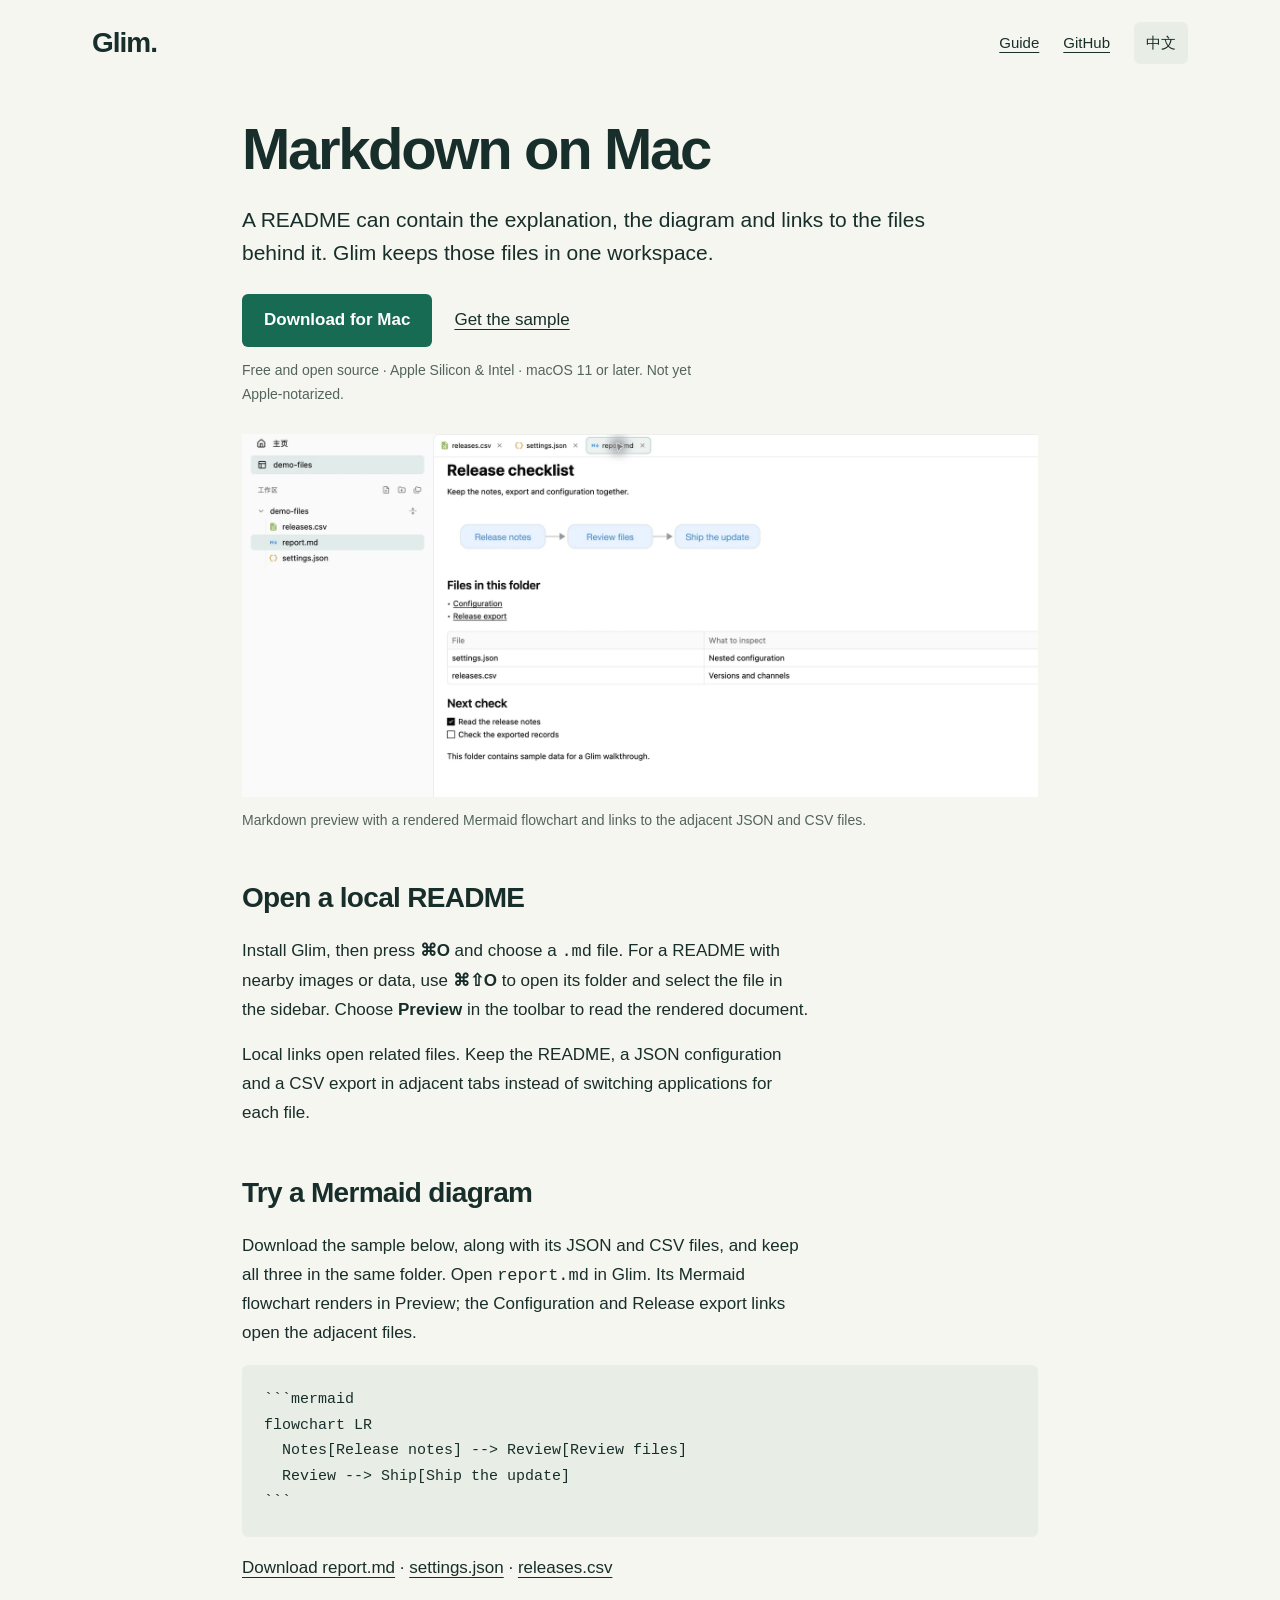
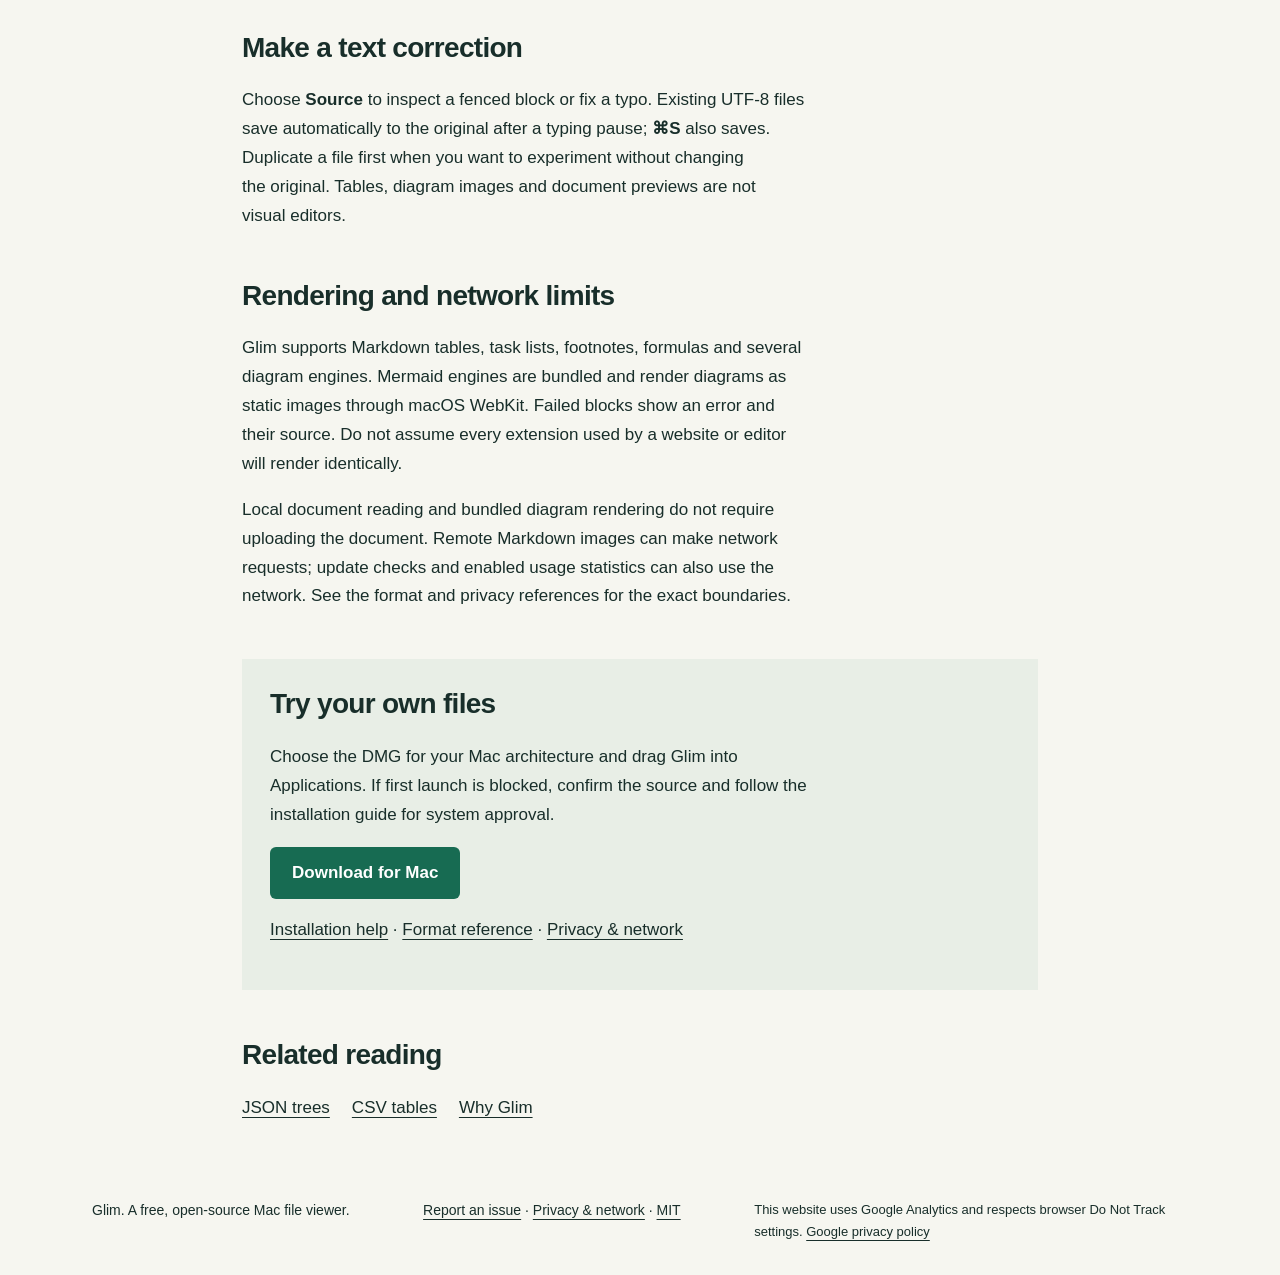
<file: markdown-viewer/index.html>
<!doctype html>
<html lang="en"><head>
<meta charset="utf-8"><meta name="viewport" content="width=device-width, initial-scale=1">
<title>Markdown Viewer for Mac with Mermaid | Glim</title>
<meta name="description" content="Open local Markdown files on Mac, render Mermaid diagrams, follow nearby files and switch to editable source. Includes a downloadable example and practical limits.">
<meta name="theme-color" content="#f6f6f0"><meta name="robots" content="index,follow,max-image-preview:large">
<link rel="icon" href="https://raw.githubusercontent.com/glimapp/glim/main/assets/branding/glim.svg">
<link rel="canonical" href="https://glimapp.github.io/markdown-viewer/">
<link rel="alternate" hreflang="en" href="https://glimapp.github.io/markdown-viewer/">
<link rel="alternate" hreflang="zh-CN" href="https://glimapp.github.io/zh/markdown-viewer/">
<link rel="alternate" hreflang="x-default" href="https://glimapp.github.io/markdown-viewer/">
<meta property="og:type" content="article"><meta property="og:site_name" content="Glim">
<meta property="og:url" content="https://glimapp.github.io/markdown-viewer/"><meta property="og:title" content="Markdown Viewer for Mac with Mermaid | Glim">
<meta property="og:description" content="Open local Markdown files on Mac, render Mermaid diagrams, follow nearby files and switch to editable source. Includes a downloadable example and practical limits.">
<meta property="og:locale" content="en_US">
<meta property="og:locale:alternate" content="zh_CN">
<meta property="og:image" content="https://glimapp.github.io/assets/demo-markdown.webp"><meta property="og:image:alt" content="Glim macOS file workspace">
<meta name="twitter:card" content="summary_large_image"><meta name="twitter:title" content="Markdown Viewer for Mac with Mermaid | Glim">
<meta name="twitter:description" content="Open local Markdown files on Mac, render Mermaid diagrams, follow nearby files and switch to editable source. Includes a downloadable example and practical limits."><meta name="twitter:image" content="https://glimapp.github.io/assets/demo-markdown.webp">
<link rel="stylesheet" href="/assets/site.css"><script defer src="/assets/analytics.js"></script>
<script type="application/ld+json">{"@context": "https://schema.org", "@type": "TechArticle", "headline": "Markdown Viewer for Mac with Mermaid | Glim", "description": "Open local Markdown files on Mac, render Mermaid diagrams, follow nearby files and switch to editable source. Includes a downloadable example and practical limits.", "inLanguage": "en", "mainEntityOfPage": "https://glimapp.github.io/markdown-viewer/", "image": "https://glimapp.github.io/assets/demo-markdown.webp", "author": {"@type": "Organization", "name": "Glim", "url": "https://glimapp.github.io"}}</script>
</head><body><header><a class="brand" href="/" aria-label="Glim home">Glim.</a><nav><a class="docs" href="/guide/">Guide</a><a href="https://github.com/glimapp/glim" data-placement="header">GitHub</a><a class="language" href="/zh/markdown-viewer/" lang="zh-CN" hreflang="zh-CN">中文</a></nav></header><main class="reader-page"><article><h1>Markdown on Mac</h1><p class="lead">A README can contain the explanation, the diagram and links to the files behind it. Glim keeps those files in one workspace.</p><div class="actions"><a class="button" href="https://github.com/glimapp/glim/releases/latest" data-placement="scenario-hero">Download for Mac</a><a href="#sample">Get the sample</a></div><p class="note">Free and open source · Apple Silicon & Intel · macOS 11 or later. Not yet Apple-notarized.</p><figure><img src="/assets/demo-markdown.webp" width="1710" height="780" fetchpriority="high" alt="Markdown preview with a rendered Mermaid flowchart and links to the adjacent JSON and CSV files."><figcaption>Markdown preview with a rendered Mermaid flowchart and links to the adjacent JSON and CSV files.</figcaption></figure><section><h2>Open a local README</h2><p>Install Glim, then press <strong>⌘O</strong> and choose a <code>.md</code> file. For a README with nearby images or data, use <strong>⌘⇧O</strong> to open its folder and select the file in the sidebar. Choose <strong>Preview</strong> in the toolbar to read the rendered document.</p><p>Local links open related files. Keep the README, a JSON configuration and a CSV export in adjacent tabs instead of switching applications for each file.</p></section><section id="sample"><h2>Try a Mermaid diagram</h2><p>Download the sample below, along with its JSON and CSV files, and keep all three in the same folder. Open <code>report.md</code> in Glim. Its Mermaid flowchart renders in Preview; the Configuration and Release export links open the adjacent files.</p><pre><code>```mermaid
flowchart LR
  Notes[Release notes] --&gt; Review[Review files]
  Review --&gt; Ship[Ship the update]
```</code></pre><p><a href="/assets/examples/report.md" download>Download report.md</a> · <a href="/assets/examples/settings.json" download>settings.json</a> · <a href="/assets/examples/releases.csv" download>releases.csv</a></p></section><section><h2>Make a text correction</h2><p>Choose <strong>Source</strong> to inspect a fenced block or fix a typo. Existing UTF-8 files save automatically to the original after a typing pause; <strong>⌘S</strong> also saves. Duplicate a file first when you want to experiment without changing the original. Tables, diagram images and document previews are not visual editors.</p></section><section><h2>Rendering and network limits</h2><p>Glim supports Markdown tables, task lists, footnotes, formulas and several diagram engines. Mermaid engines are bundled and render diagrams as static images through macOS WebKit. Failed blocks show an error and their source. Do not assume every extension used by a website or editor will render identically.</p><p>Local document reading and bundled diagram rendering do not require uploading the document. Remote Markdown images can make network requests; update checks and enabled usage statistics can also use the network. See the format and privacy references for the exact boundaries.</p></section><section class="download"><h2>Try your own files</h2><p>Choose the DMG for your Mac architecture and drag Glim into Applications. If first launch is blocked, confirm the source and follow the installation guide for system approval.</p><p><a class="button" href="https://github.com/glimapp/glim/releases/latest" data-placement="scenario-end">Download for Mac</a></p><p><a href="/#download">Installation help</a> · <a href="https://github.com/glimapp/glim/blob/main/docs/file-format-support.md">Format reference</a> · <a href="https://github.com/glimapp/glim/blob/main/docs/privacy.md">Privacy & network</a></p></section><section><h2>Related reading</h2><div class="related"><a href="/json-viewer/">JSON trees</a><a href="/csv-viewer/">CSV tables</a><a href="/blog/why-glim/">Why Glim</a></div></section></article></main><footer><span>Glim. A free, open-source Mac file viewer.</span><div><a href="https://github.com/glimapp/glim/issues/new/choose">Report an issue</a> · <a href="https://github.com/glimapp/glim/blob/main/docs/privacy.md">Privacy & network</a> · <a href="https://github.com/glimapp/glim/blob/main/LICENSE">MIT</a></div><p class="site-privacy">This website uses Google Analytics and respects browser Do Not Track settings. <a href="https://policies.google.com/privacy">Google privacy policy</a></p></footer></body></html>
</file>
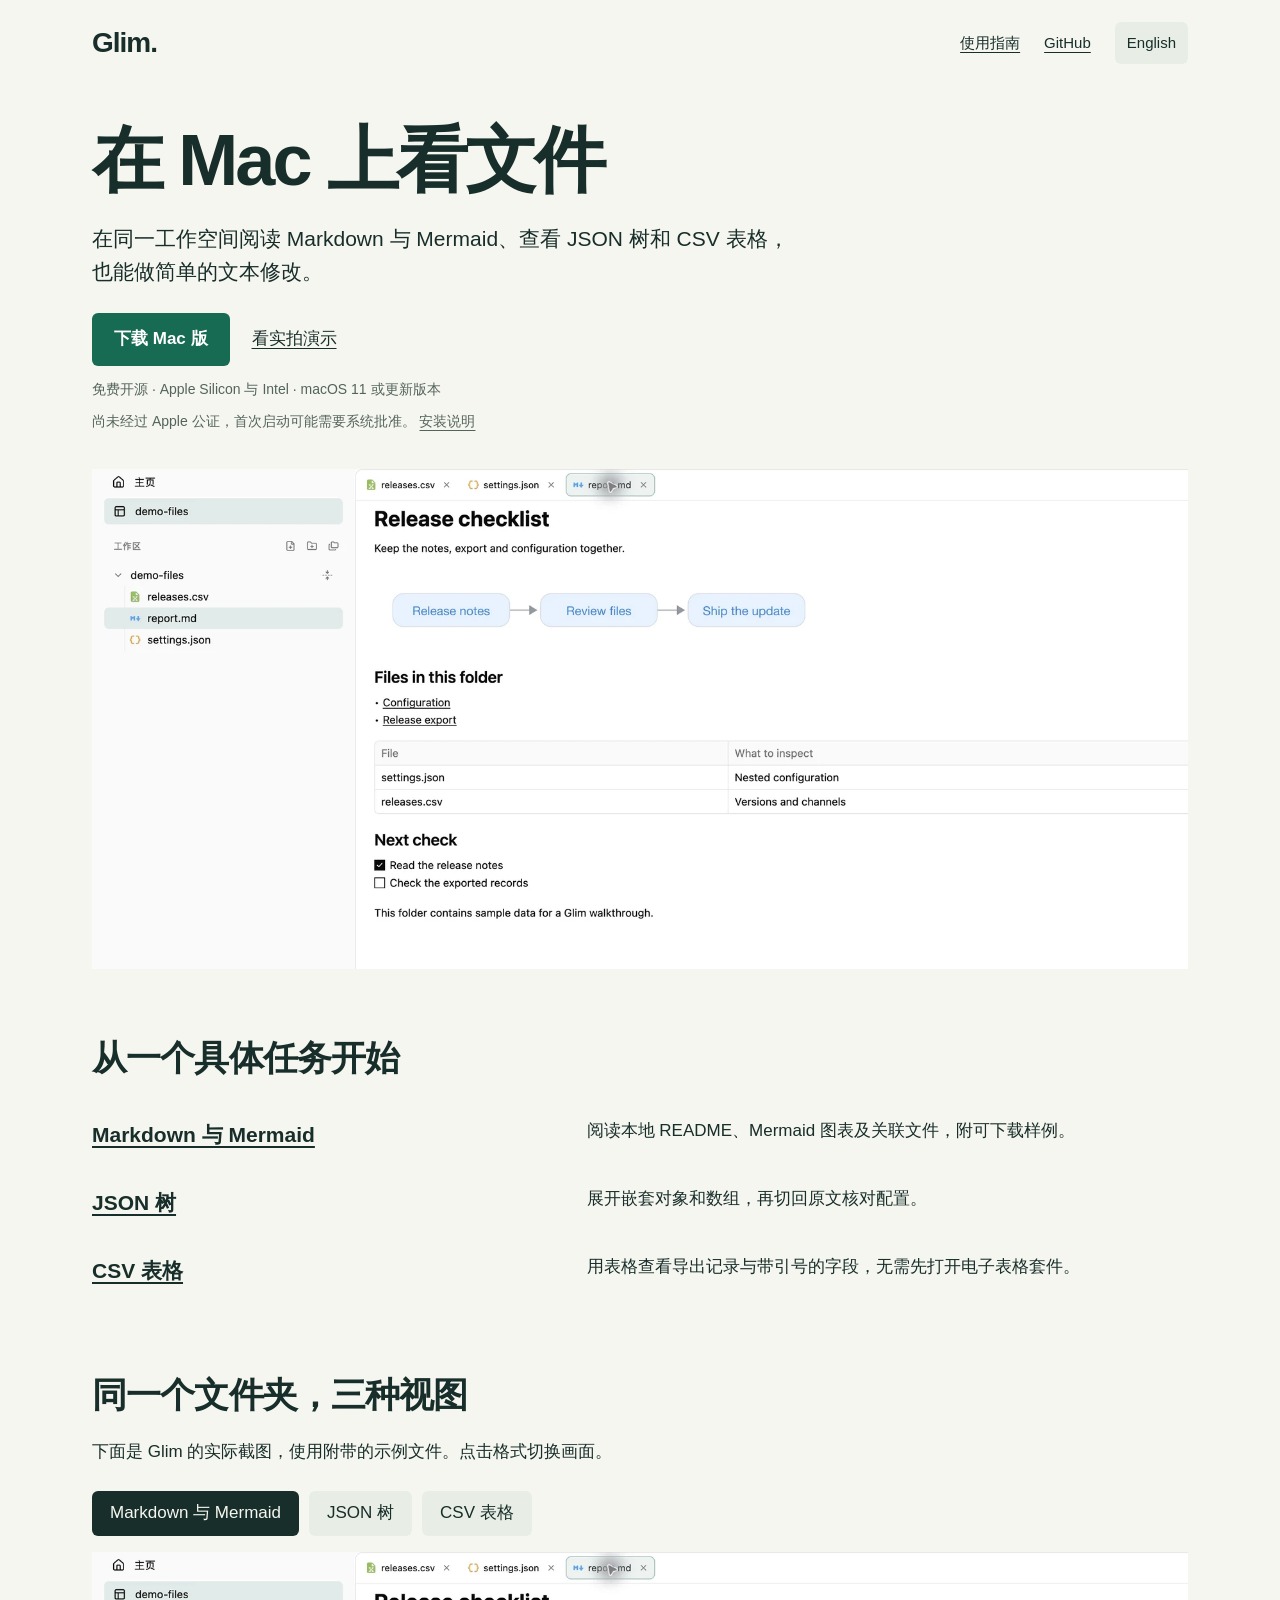
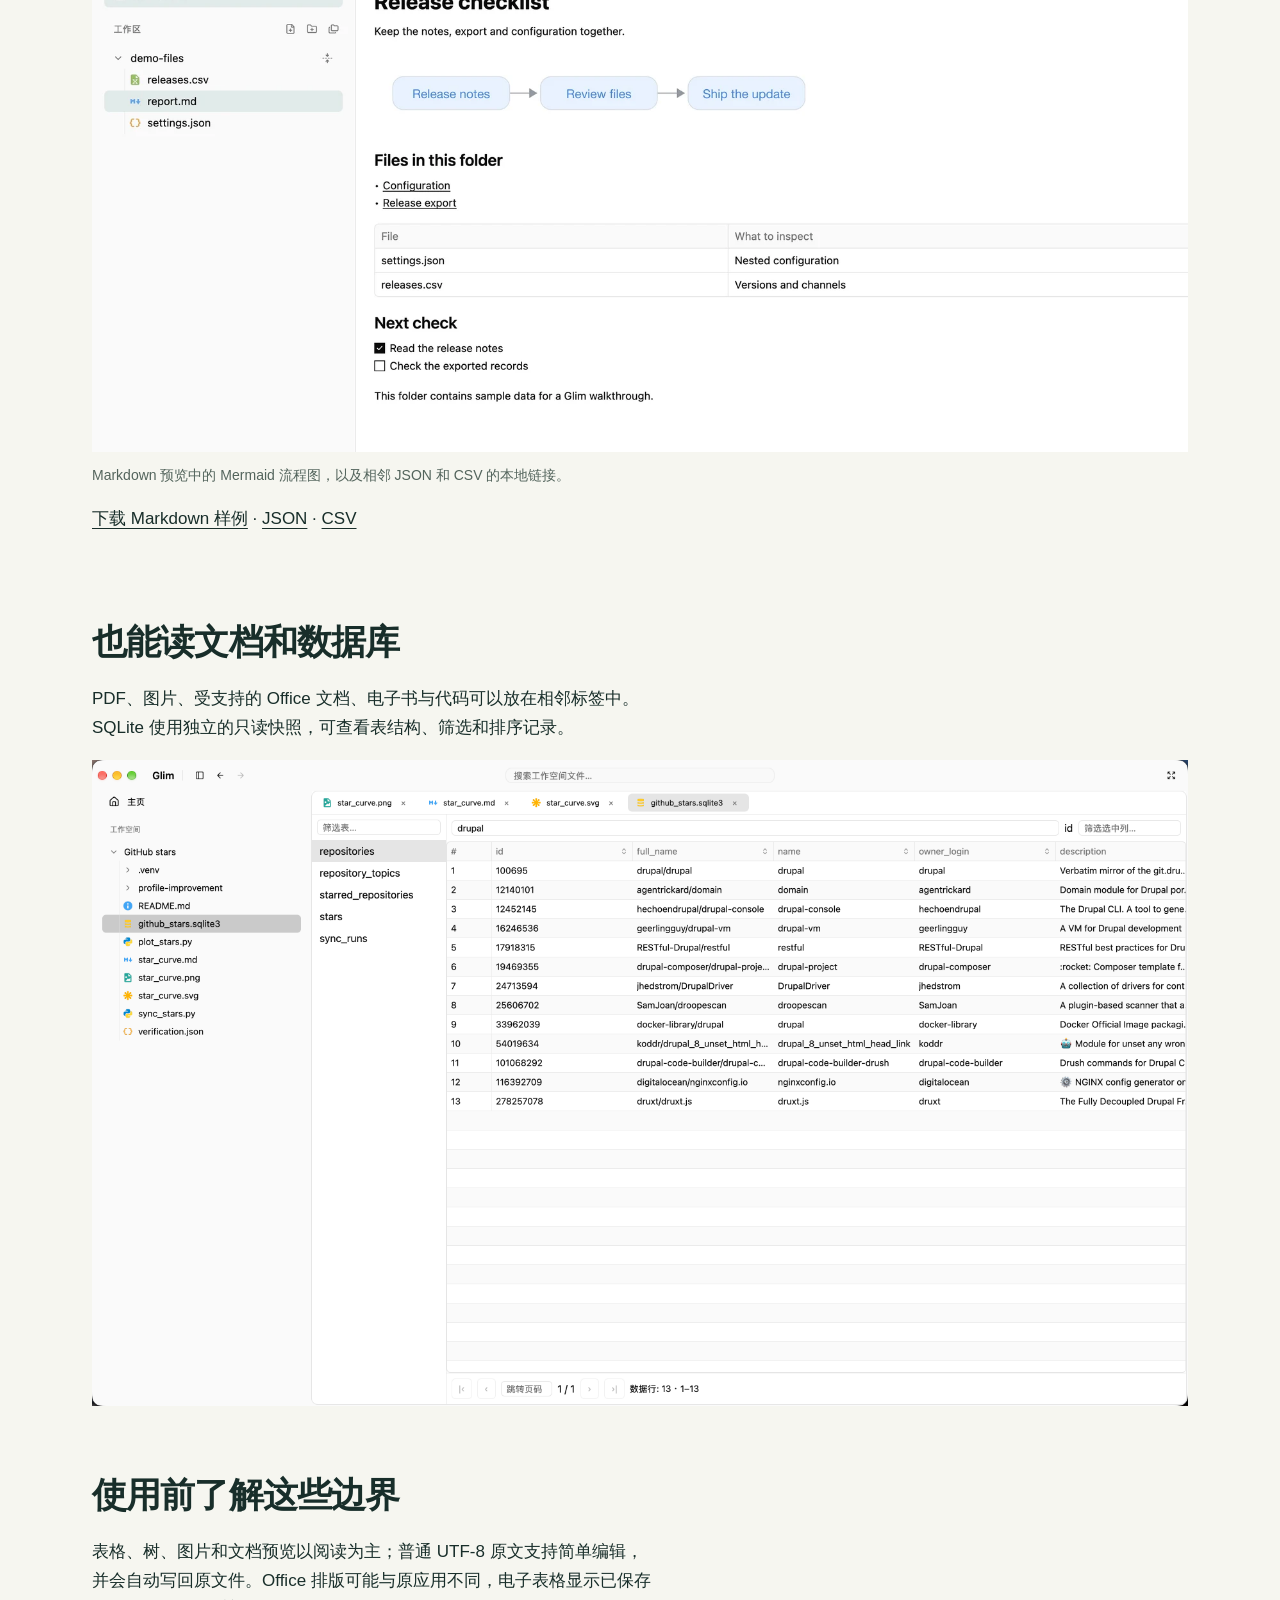
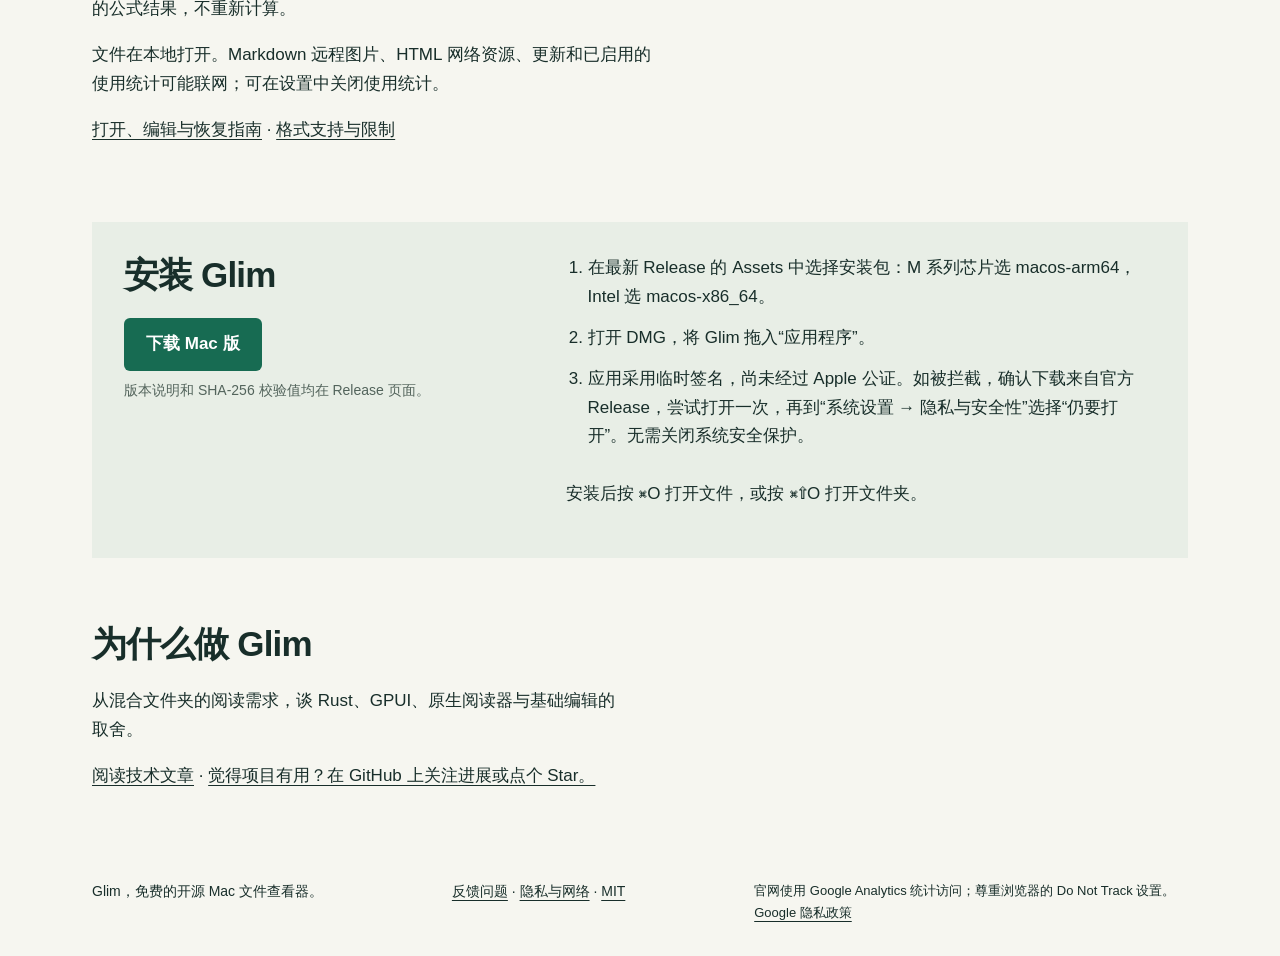
<file: zh/index.html>
<!doctype html>
<html lang="zh-CN"><head>
<meta charset="utf-8"><meta name="viewport" content="width=device-width, initial-scale=1">
<title>Glim | Mac 文件查看器：Markdown、JSON、CSV</title>
<meta name="description" content="免费的开源 Mac 文件查看器。在同一工作空间阅读 Markdown 与 Mermaid、查看 JSON 树和 CSV 表格，并编辑 UTF-8 文本。支持 Apple Silicon 和 Intel。">
<meta name="theme-color" content="#f6f6f0"><meta name="robots" content="index,follow,max-image-preview:large">
<link rel="icon" href="https://raw.githubusercontent.com/glimapp/glim/main/assets/branding/glim.svg">
<link rel="canonical" href="https://glimapp.github.io/zh/">
<link rel="alternate" hreflang="en" href="https://glimapp.github.io/">
<link rel="alternate" hreflang="zh-CN" href="https://glimapp.github.io/zh/">
<link rel="alternate" hreflang="x-default" href="https://glimapp.github.io/">
<meta property="og:type" content="website"><meta property="og:site_name" content="Glim">
<meta property="og:url" content="https://glimapp.github.io/zh/"><meta property="og:title" content="Glim | Mac 文件查看器：Markdown、JSON、CSV">
<meta property="og:description" content="免费的开源 Mac 文件查看器。在同一工作空间阅读 Markdown 与 Mermaid、查看 JSON 树和 CSV 表格，并编辑 UTF-8 文本。支持 Apple Silicon 和 Intel。">
<meta property="og:locale" content="zh_CN">
<meta property="og:locale:alternate" content="en_US">
<meta property="og:image" content="https://glimapp.github.io/assets/workspace.png"><meta property="og:image:alt" content="Glim macOS file workspace">
<meta name="twitter:card" content="summary_large_image"><meta name="twitter:title" content="Glim | Mac 文件查看器：Markdown、JSON、CSV">
<meta name="twitter:description" content="免费的开源 Mac 文件查看器。在同一工作空间阅读 Markdown 与 Mermaid、查看 JSON 树和 CSV 表格，并编辑 UTF-8 文本。支持 Apple Silicon 和 Intel。"><meta name="twitter:image" content="https://glimapp.github.io/assets/workspace.png">
<link rel="stylesheet" href="/assets/site.css"><script defer src="/assets/analytics.js"></script>
<script type="application/ld+json">{"@context": "https://schema.org", "@type": "SoftwareApplication", "name": "Glim", "url": "https://glimapp.github.io/zh/", "description": "免费的开源 Mac 文件查看器。在同一工作空间阅读 Markdown 与 Mermaid、查看 JSON 树和 CSV 表格，并编辑 UTF-8 文本。支持 Apple Silicon 和 Intel。", "applicationCategory": "DeveloperApplication", "operatingSystem": "macOS 11 or later", "processorRequirements": "Apple Silicon or Intel", "inLanguage": "zh-CN", "isAccessibleForFree": true, "license": "https://github.com/glimapp/glim/blob/main/LICENSE", "downloadUrl": "https://github.com/glimapp/glim/releases/latest", "image": "https://glimapp.github.io/assets/workspace.png", "offers": {"@type": "Offer", "price": "0", "priceCurrency": "USD"}, "sameAs": ["https://github.com/glimapp/glim"]}</script>
<script defer src="/assets/walkthrough.js"></script>
</head><body><header><a class="brand" href="/zh/" aria-label="Glim 首页">Glim.</a><nav><a class="docs" href="/zh/guide/">使用指南</a><a href="https://github.com/glimapp/glim" data-placement="header">GitHub</a><a class="language" href="/" lang="en" hreflang="en">English</a></nav></header><main>
<section class="hero"><h1>在 Mac 上看文件</h1><p class="lead">在同一工作空间阅读 Markdown 与 Mermaid、查看 JSON 树和 CSV 表格，也能做简单的文本修改。</p><div class="actions"><a class="button" href="https://github.com/glimapp/glim/releases/latest" data-placement="hero">下载 Mac 版</a><a href="#walkthrough">看实拍演示</a></div><p class="note">免费开源 · Apple Silicon 与 Intel · macOS 11 或更新版本</p><p class="note">尚未经过 Apple 公证，首次启动可能需要系统批准。 <a href="#download">安装说明</a></p></section>
<figure class="preview"><img src="/assets/demo-markdown.webp" width="1710" height="780" fetchpriority="high" decoding="async" alt="Glim 显示示例 Markdown 报告、Mermaid 图表和相邻的 JSON、CSV 标签。"></figure>
<section class="topics" id="formats"><h2>从一个具体任务开始</h2><ul class="topic-list"><li><a href="/zh/markdown-viewer/">Markdown 与 Mermaid</a><p>阅读本地 README、Mermaid 图表及关联文件，附可下载样例。</p></li><li><a href="/zh/json-viewer/">JSON 树</a><p>展开嵌套对象和数组，再切回原文核对配置。</p></li><li><a href="/zh/csv-viewer/">CSV 表格</a><p>用表格查看导出记录与带引号的字段，无需先打开电子表格套件。</p></li></ul></section>
<section class="demo" id="walkthrough" data-walkthrough><h2>同一个文件夹，三种视图</h2><p>下面是 Glim 的实际截图，使用附带的示例文件。点击格式切换画面。</p><div class="demo-links" aria-label="演示画面"><a href="/assets/demo-markdown.webp" data-view="markdown" data-alt="Markdown 预览中的 Mermaid 流程图，以及相邻 JSON 和 CSV 的本地链接。" data-caption="Markdown 预览中的 Mermaid 流程图，以及相邻 JSON 和 CSV 的本地链接。" aria-current="true">Markdown 与 Mermaid</a><a href="/assets/demo-json.webp" data-view="json" data-alt="Glim JSON 树显示样例工作空间对象与 targets 数组。" data-caption="Glim JSON 树显示样例工作空间对象与 targets 数组。">JSON 树</a><a href="/assets/demo-csv.webp" data-view="csv" data-alt="Glim CSV 表格中的示例发布记录与带引号的备注字段。" data-caption="Glim CSV 表格中的示例发布记录与带引号的备注字段。">CSV 表格</a></div><figure><img src="/assets/demo-markdown.webp" width="1710" height="780" loading="lazy" decoding="async" alt="Markdown 预览中的 Mermaid 流程图，以及相邻 JSON 和 CSV 的本地链接。"><figcaption aria-live="polite">Markdown 预览中的 Mermaid 流程图，以及相邻 JSON 和 CSV 的本地链接。</figcaption></figure><p><a href="/assets/examples/report.md" download>下载 Markdown 样例</a> · <a href="/assets/examples/settings.json" download>JSON</a> · <a href="/assets/examples/releases.csv" download>CSV</a></p></section>
<section class="story"><h2>也能读文档和数据库</h2><p>PDF、图片、受支持的 Office 文档、电子书与代码可以放在相邻标签中。SQLite 使用独立的只读快照，可查看表结构、筛选和排序记录。</p><figure class="preview"><img src="/assets/sqlite.png" width="3420" height="2016" loading="lazy" decoding="async" alt="Glim SQLite 视图中的表、筛选记录和分页控件。"></figure><h2>使用前了解这些边界</h2><p>表格、树、图片和文档预览以阅读为主；普通 UTF-8 原文支持简单编辑，并会自动写回原文件。Office 排版可能与原应用不同，电子表格显示已保存的公式结果，不重新计算。</p><p>文件在本地打开。Markdown 远程图片、HTML 网络资源、更新和已启用的使用统计可能联网；可在设置中关闭使用统计。</p><p><a href="/zh/guide/">打开、编辑与恢复指南</a> · <a href="https://github.com/glimapp/glim/blob/main/docs/file-format-support.zh-CN.md">格式支持与限制</a></p></section>
<section class="install" id="download"><div><h2>安装 Glim</h2><a class="button" href="https://github.com/glimapp/glim/releases/latest" data-placement="install">下载 Mac 版</a><p class="note">版本说明和 SHA-256 校验值均在 Release 页面。</p></div><div><ol><li>在最新 Release 的 Assets 中选择安装包：M 系列芯片选 macos-arm64，Intel 选 macos-x86_64。</li><li>打开 DMG，将 Glim 拖入“应用程序”。</li><li>应用采用临时签名，尚未经过 Apple 公证。如被拦截，确认下载来自官方 Release，尝试打开一次，再到“系统设置 → 隐私与安全性”选择“仍要打开”。无需关闭系统安全保护。</li></ol><p>安装后按 ⌘O 打开文件，或按 ⌘⇧O 打开文件夹。</p></div></section>
<section class="story"><h2>为什么做 Glim</h2><p>从混合文件夹的阅读需求，谈 Rust、GPUI、原生阅读器与基础编辑的取舍。</p><p><a href="/zh/blog/why-glim/">阅读技术文章</a> · <a href="https://github.com/glimapp/glim" data-placement="support">觉得项目有用？在 GitHub 上关注进展或点个 Star。</a></p></section></main><footer><span>Glim，免费的开源 Mac 文件查看器。</span><div><a href="https://github.com/glimapp/glim/issues/new/choose">反馈问题</a> · <a href="https://github.com/glimapp/glim/blob/main/docs/privacy.zh-CN.md">隐私与网络</a> · <a href="https://github.com/glimapp/glim/blob/main/LICENSE">MIT</a></div><p class="site-privacy">官网使用 Google Analytics 统计访问；尊重浏览器的 Do Not Track 设置。 <a href="https://policies.google.com/privacy">Google 隐私政策</a></p></footer></body></html>
</file>
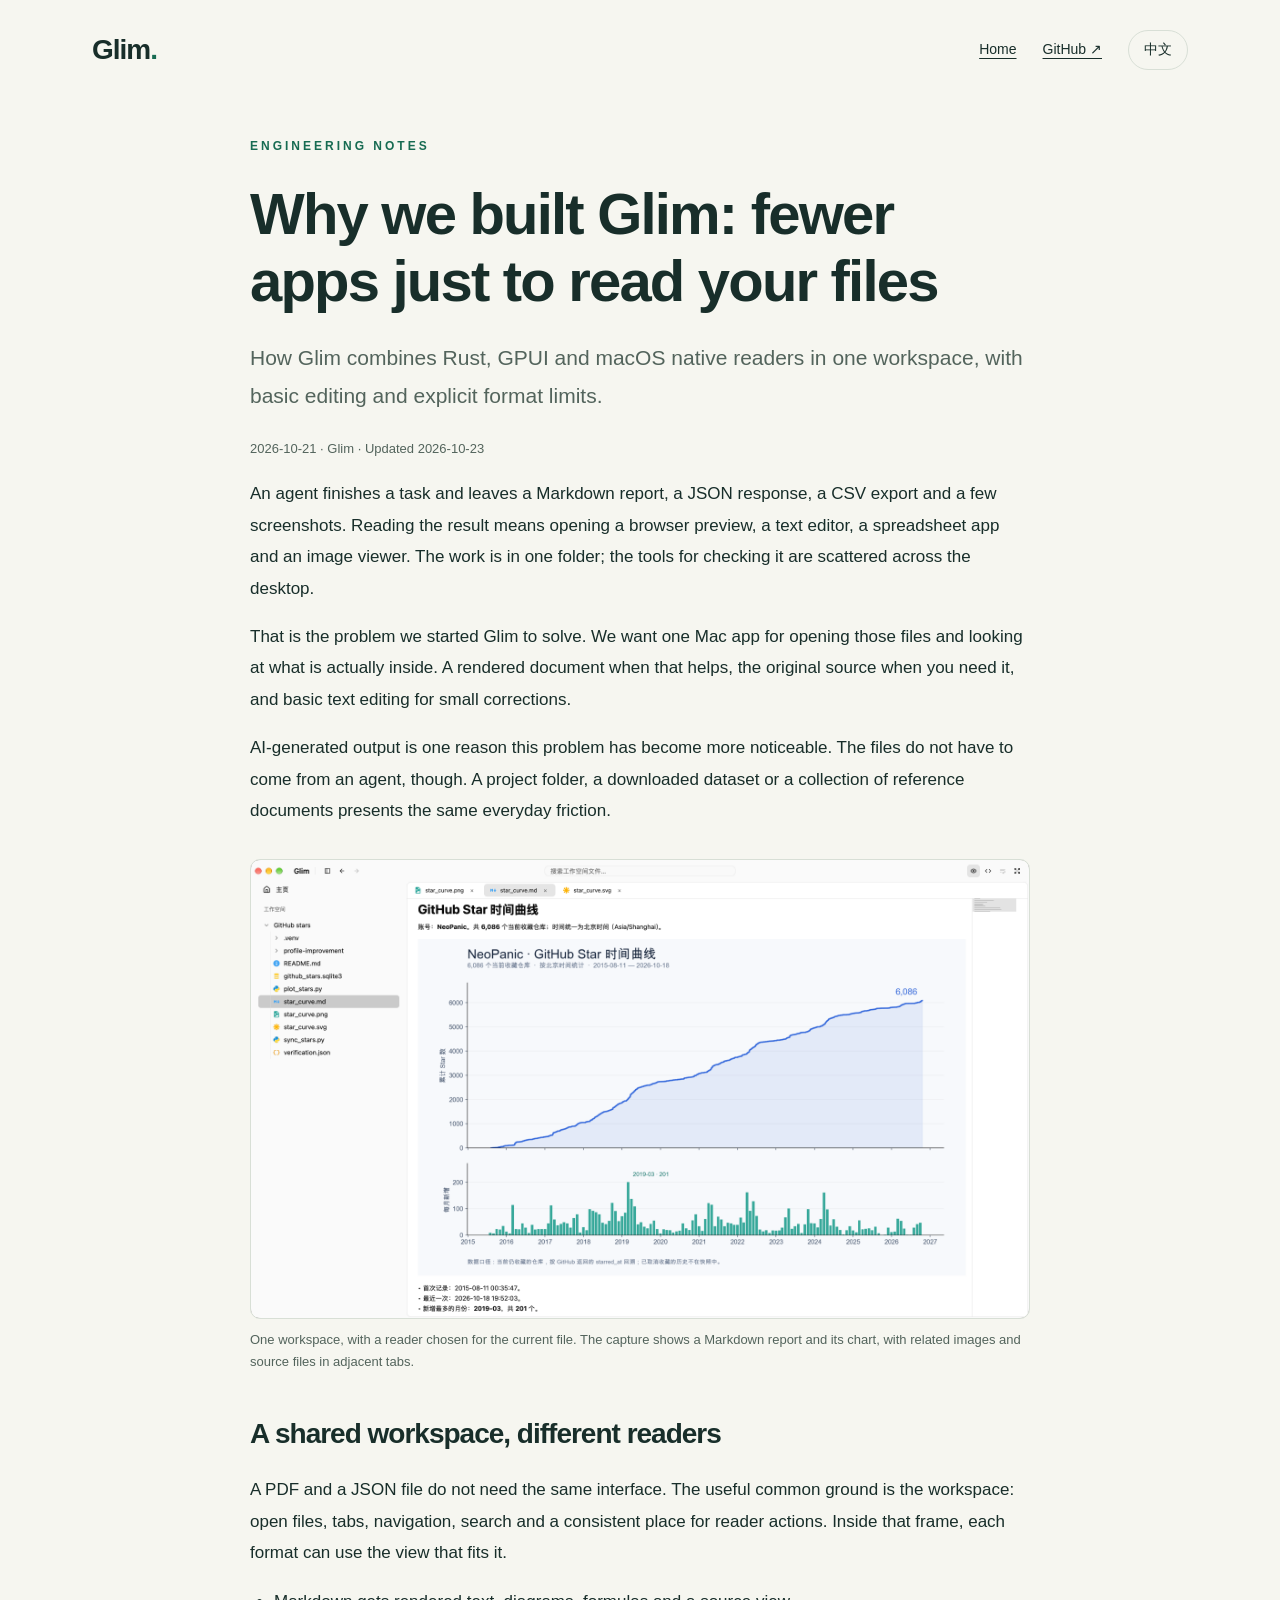
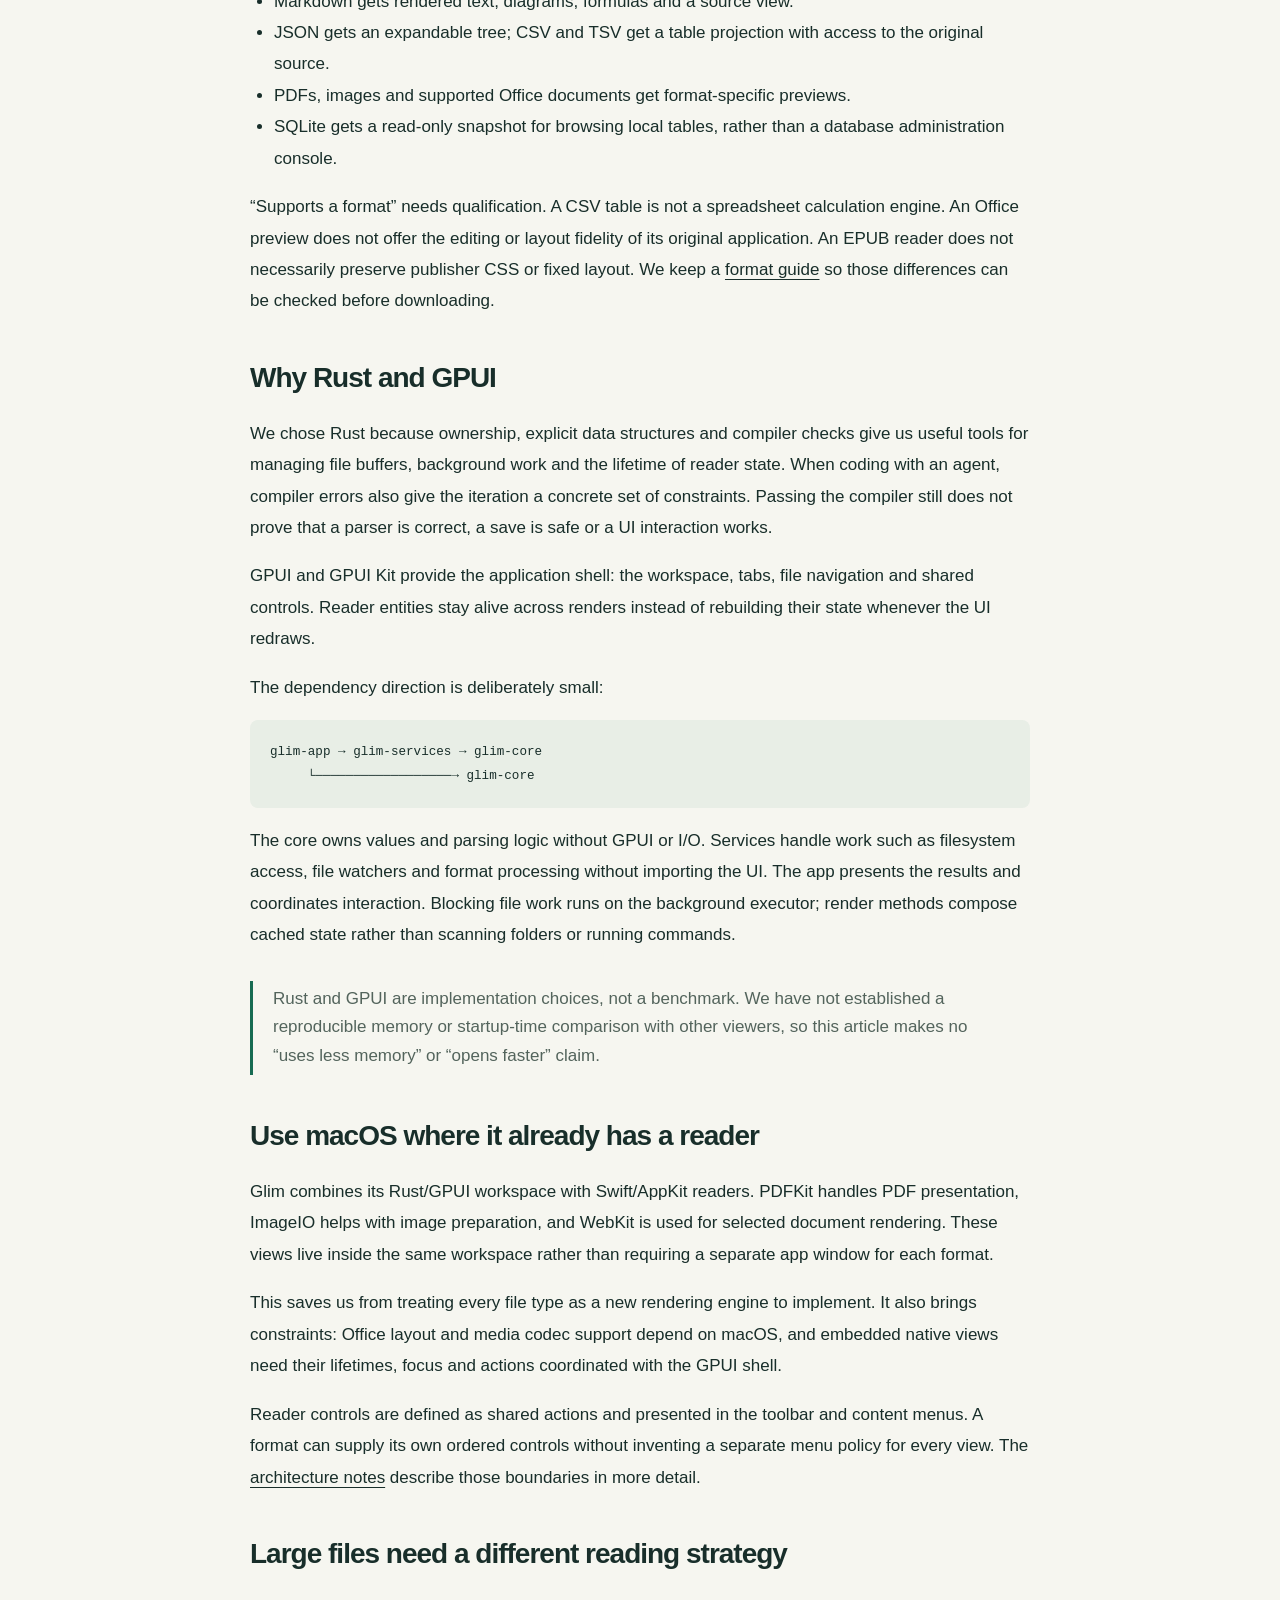
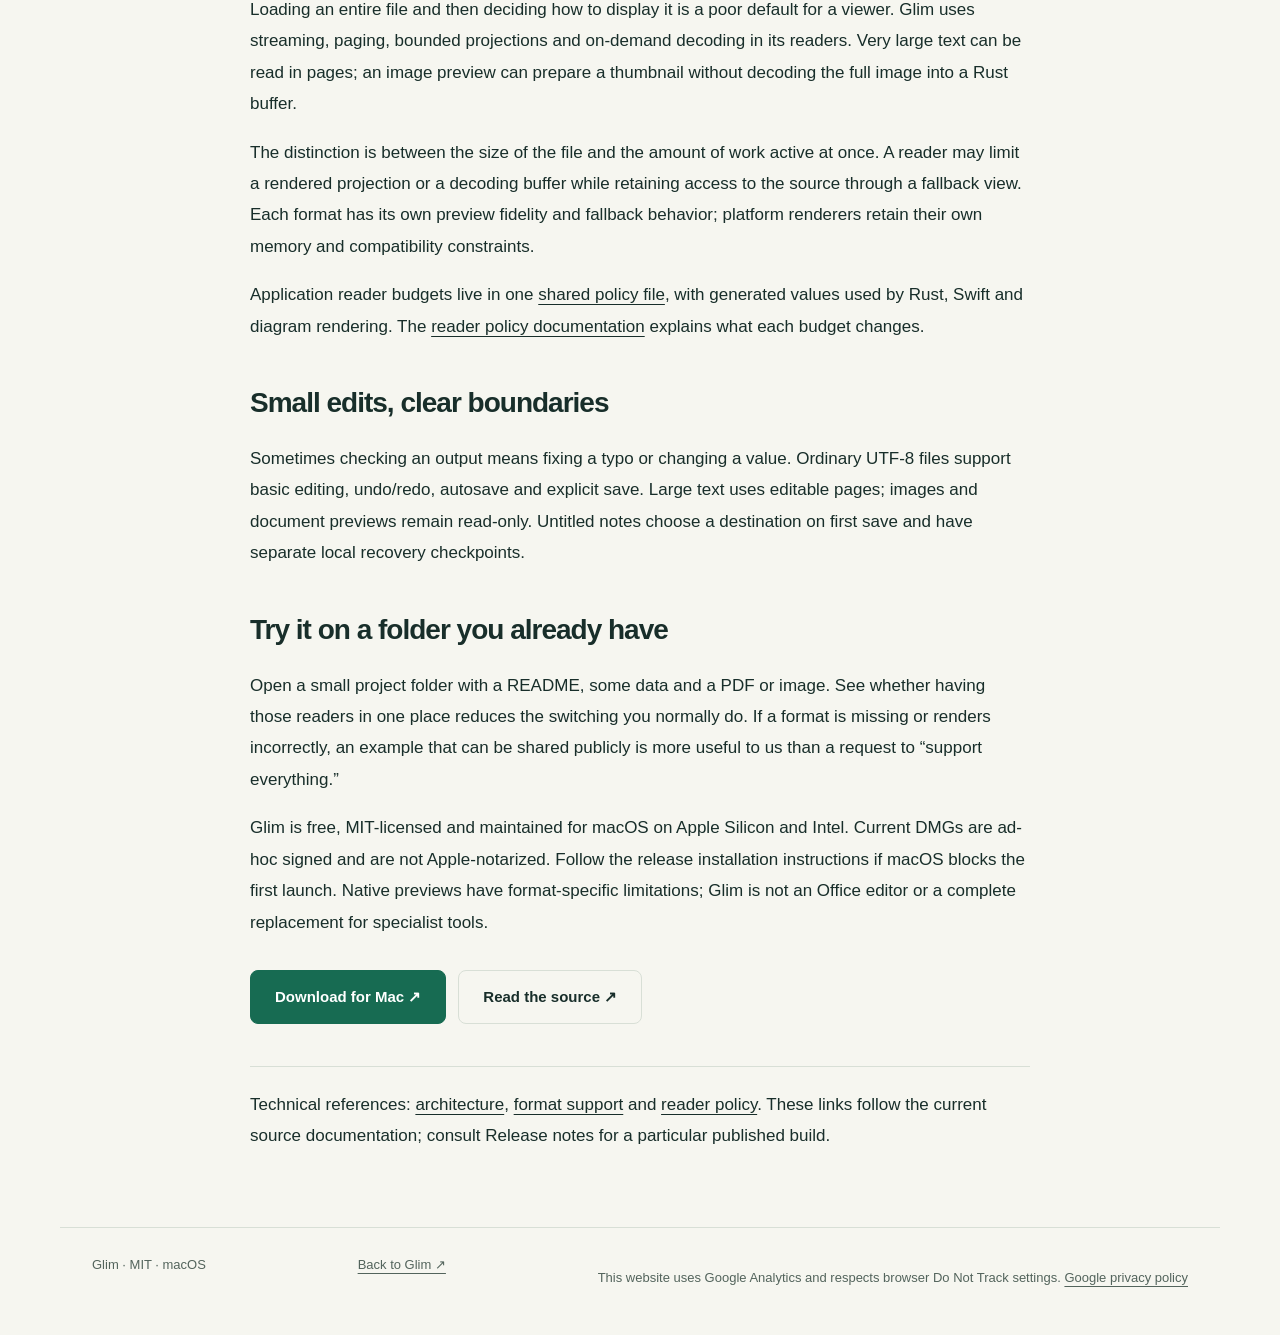
<file: blog/why-glim/index.html>
<!doctype html>
<html lang="en"><head>
<script defer src="/assets/analytics.js"></script>
<meta charset="utf-8"><meta name="viewport" content="width=device-width,initial-scale=1"><title>Why we built Glim: fewer apps just to read your files — Glim</title><meta name="description" content="How Glim combines Rust, GPUI and macOS native readers in one workspace, with basic editing and explicit format limits."><meta name="theme-color" content="#f6f6f0"><link rel="icon" href="https://raw.githubusercontent.com/glimapp/glim/main/assets/branding/glim.svg"><link rel="canonical" href="https://glimapp.github.io/blog/why-glim/"><link rel="alternate" hreflang="en" href="https://glimapp.github.io/blog/why-glim/"><link rel="alternate" hreflang="zh-CN" href="https://glimapp.github.io/zh/blog/why-glim/"><link rel="alternate" hreflang="x-default" href="https://glimapp.github.io/blog/why-glim/"><meta name="robots" content="index,follow,max-image-preview:large"><meta property="og:type" content="article"><meta property="og:site_name" content="Glim"><meta property="og:url" content="https://glimapp.github.io/blog/why-glim/"><meta property="og:title" content="Why we built Glim: fewer apps just to read your files"><meta property="og:description" content="How Glim combines Rust, GPUI and macOS native readers in one workspace, with basic editing and explicit format limits."><meta property="og:image" content="https://glimapp.github.io/assets/workspace.png"><meta name="twitter:card" content="summary_large_image"><meta name="twitter:title" content="Why we built Glim: fewer apps just to read your files"><meta name="twitter:description" content="How Glim combines Rust, GPUI and macOS native readers in one workspace, with basic editing and explicit format limits."><meta name="twitter:image" content="https://glimapp.github.io/assets/workspace.png"><link rel="stylesheet" href="/blog/article.css"><script type="application/ld+json">{"@context": "https://schema.org", "@type": "BlogPosting", "headline": "Why we built Glim: fewer apps just to read your files", "description": "How Glim combines Rust, GPUI and macOS native readers in one workspace, with basic editing and explicit format limits.", "datePublished": "2026-10-21", "dateModified": "2026-10-23", "inLanguage": "en", "url": "https://glimapp.github.io/blog/why-glim/", "mainEntityOfPage": "https://glimapp.github.io/blog/why-glim/", "author": {"@type": "Organization", "name": "Glim", "url": "https://glimapp.github.io/"}, "image": "https://glimapp.github.io/assets/workspace.png"}</script></head><body><header><a class="brand" href="/">Glim<span style="color:var(--green)">.</span></a><nav><a href="/">Home</a><a href="https://github.com/glimapp/glim">GitHub ↗</a><a class="language" href="/zh/blog/why-glim/" lang="zh-CN" hreflang="zh-CN">中文</a></nav></header><main><article class="article"><p class="eyebrow">ENGINEERING NOTES</p><h1>Why we built Glim: fewer apps just to read your files</h1><p class="dek">How Glim combines Rust, GPUI and macOS native readers in one workspace, with basic editing and explicit format limits.</p><p class="meta"><time datetime="2026-10-21">2026-10-21</time> · Glim · Updated 2026-10-23</p><p>An agent finishes a task and leaves a Markdown report, a JSON response, a CSV export and a few screenshots. Reading the result means opening a browser preview, a text editor, a spreadsheet app and an image viewer. The work is in one folder; the tools for checking it are scattered across the desktop.</p>
<p>That is the problem we started Glim to solve. We want one Mac app for opening those files and looking at what is actually inside. A rendered document when that helps, the original source when you need it, and basic text editing for small corrections.</p>
<p>AI-generated output is one reason this problem has become more noticeable. The files do not have to come from an agent, though. A project folder, a downloaded dataset or a collection of reference documents presents the same everyday friction.</p>
<figure><img src="/assets/workspace.png" alt="Glim workspace with a file sidebar, document tabs and rendered Markdown" width="3420" height="2016" loading="lazy"><figcaption>One workspace, with a reader chosen for the current file. The capture shows a Markdown report and its chart, with related images and source files in adjacent tabs.</figcaption></figure>
<h2>A shared workspace, different readers</h2>
<p>A PDF and a JSON file do not need the same interface. The useful common ground is the workspace: open files, tabs, navigation, search and a consistent place for reader actions. Inside that frame, each format can use the view that fits it.</p>
<ul><li>Markdown gets rendered text, diagrams, formulas and a source view.</li><li>JSON gets an expandable tree; CSV and TSV get a table projection with access to the original source.</li><li>PDFs, images and supported Office documents get format-specific previews.</li><li>SQLite gets a read-only snapshot for browsing local tables, rather than a database administration console.</li></ul>
<p>“Supports a format” needs qualification. A CSV table is not a spreadsheet calculation engine. An Office preview does not offer the editing or layout fidelity of its original application. An EPUB reader does not necessarily preserve publisher CSS or fixed layout. We keep a <a href="https://github.com/glimapp/glim/blob/main/docs/file-format-support.md">format guide</a> so those differences can be checked before downloading.</p>
<h2>Why Rust and GPUI</h2>
<p>We chose Rust because ownership, explicit data structures and compiler checks give us useful tools for managing file buffers, background work and the lifetime of reader state. When coding with an agent, compiler errors also give the iteration a concrete set of constraints. Passing the compiler still does not prove that a parser is correct, a save is safe or a UI interaction works.</p>
<p>GPUI and GPUI Kit provide the application shell: the workspace, tabs, file navigation and shared controls. Reader entities stay alive across renders instead of rebuilding their state whenever the UI redraws.</p>
<p>The dependency direction is deliberately small:</p><pre><code>glim-app → glim-services → glim-core
     └──────────────────→ glim-core</code></pre>
<p>The core owns values and parsing logic without GPUI or I/O. Services handle work such as filesystem access, file watchers and format processing without importing the UI. The app presents the results and coordinates interaction. Blocking file work runs on the background executor; render methods compose cached state rather than scanning folders or running commands.</p>
<aside>Rust and GPUI are implementation choices, not a benchmark. We have not established a reproducible memory or startup-time comparison with other viewers, so this article makes no “uses less memory” or “opens faster” claim.</aside>
<h2>Use macOS where it already has a reader</h2>
<p>Glim combines its Rust/GPUI workspace with Swift/AppKit readers. PDFKit handles PDF presentation, ImageIO helps with image preparation, and WebKit is used for selected document rendering. These views live inside the same workspace rather than requiring a separate app window for each format.</p>
<p>This saves us from treating every file type as a new rendering engine to implement. It also brings constraints: Office layout and media codec support depend on macOS, and embedded native views need their lifetimes, focus and actions coordinated with the GPUI shell.</p>
<p>Reader controls are defined as shared actions and presented in the toolbar and content menus. A format can supply its own ordered controls without inventing a separate menu policy for every view. The <a href="https://github.com/glimapp/glim/blob/main/docs/architecture.md">architecture notes</a> describe those boundaries in more detail.</p>
<h2>Large files need a different reading strategy</h2>
<p>Loading an entire file and then deciding how to display it is a poor default for a viewer. Glim uses streaming, paging, bounded projections and on-demand decoding in its readers. Very large text can be read in pages; an image preview can prepare a thumbnail without decoding the full image into a Rust buffer.</p>
<p>The distinction is between the size of the file and the amount of work active at once. A reader may limit a rendered projection or a decoding buffer while retaining access to the source through a fallback view. Each format has its own preview fidelity and fallback behavior; platform renderers retain their own memory and compatibility constraints.</p>
<p>Application reader budgets live in one <a href="https://github.com/glimapp/glim/blob/main/assets/reader-limits.json">shared policy file</a>, with generated values used by Rust, Swift and diagram rendering. The <a href="https://github.com/glimapp/glim/blob/main/docs/reader-limits.md">reader policy documentation</a> explains what each budget changes.</p>
<h2>Small edits, clear boundaries</h2>
<p>Sometimes checking an output means fixing a typo or changing a value. Ordinary UTF-8 files support basic editing, undo/redo, autosave and explicit save. Large text uses editable pages; images and document previews remain read-only. Untitled notes choose a destination on first save and have separate local recovery checkpoints.</p>

<h2>Try it on a folder you already have</h2>
<p>Open a small project folder with a README, some data and a PDF or image. See whether having those readers in one place reduces the switching you normally do. If a format is missing or renders incorrectly, an example that can be shared publicly is more useful to us than a request to “support everything.”</p>
<p>Glim is free, MIT-licensed and maintained for macOS on Apple Silicon and Intel. Current DMGs are ad-hoc signed and are not Apple-notarized. Follow the release installation instructions if macOS blocks the first launch. Native previews have format-specific limitations; Glim is not an Office editor or a complete replacement for specialist tools.</p>
<div class="actions"><a class="button primary" href="https://github.com/glimapp/glim/releases/latest">Download for Mac ↗</a><a class="button" href="https://github.com/glimapp/glim">Read the source ↗</a></div>
<p class="end">Technical references: <a href="https://github.com/glimapp/glim/blob/main/docs/architecture.md">architecture</a>, <a href="https://github.com/glimapp/glim/blob/main/docs/file-format-support.md">format support</a> and <a href="https://github.com/glimapp/glim/blob/main/docs/reader-limits.md">reader policy</a>. These links follow the current source documentation; consult Release notes for a particular published build.</p></article></main><footer><span>Glim · MIT · macOS</span><a href="/">Back to Glim ↗</a><p class="site-privacy">This website uses Google Analytics and respects browser Do Not Track settings. <a href="https://policies.google.com/privacy">Google privacy policy</a></p></footer></body></html>
</file>
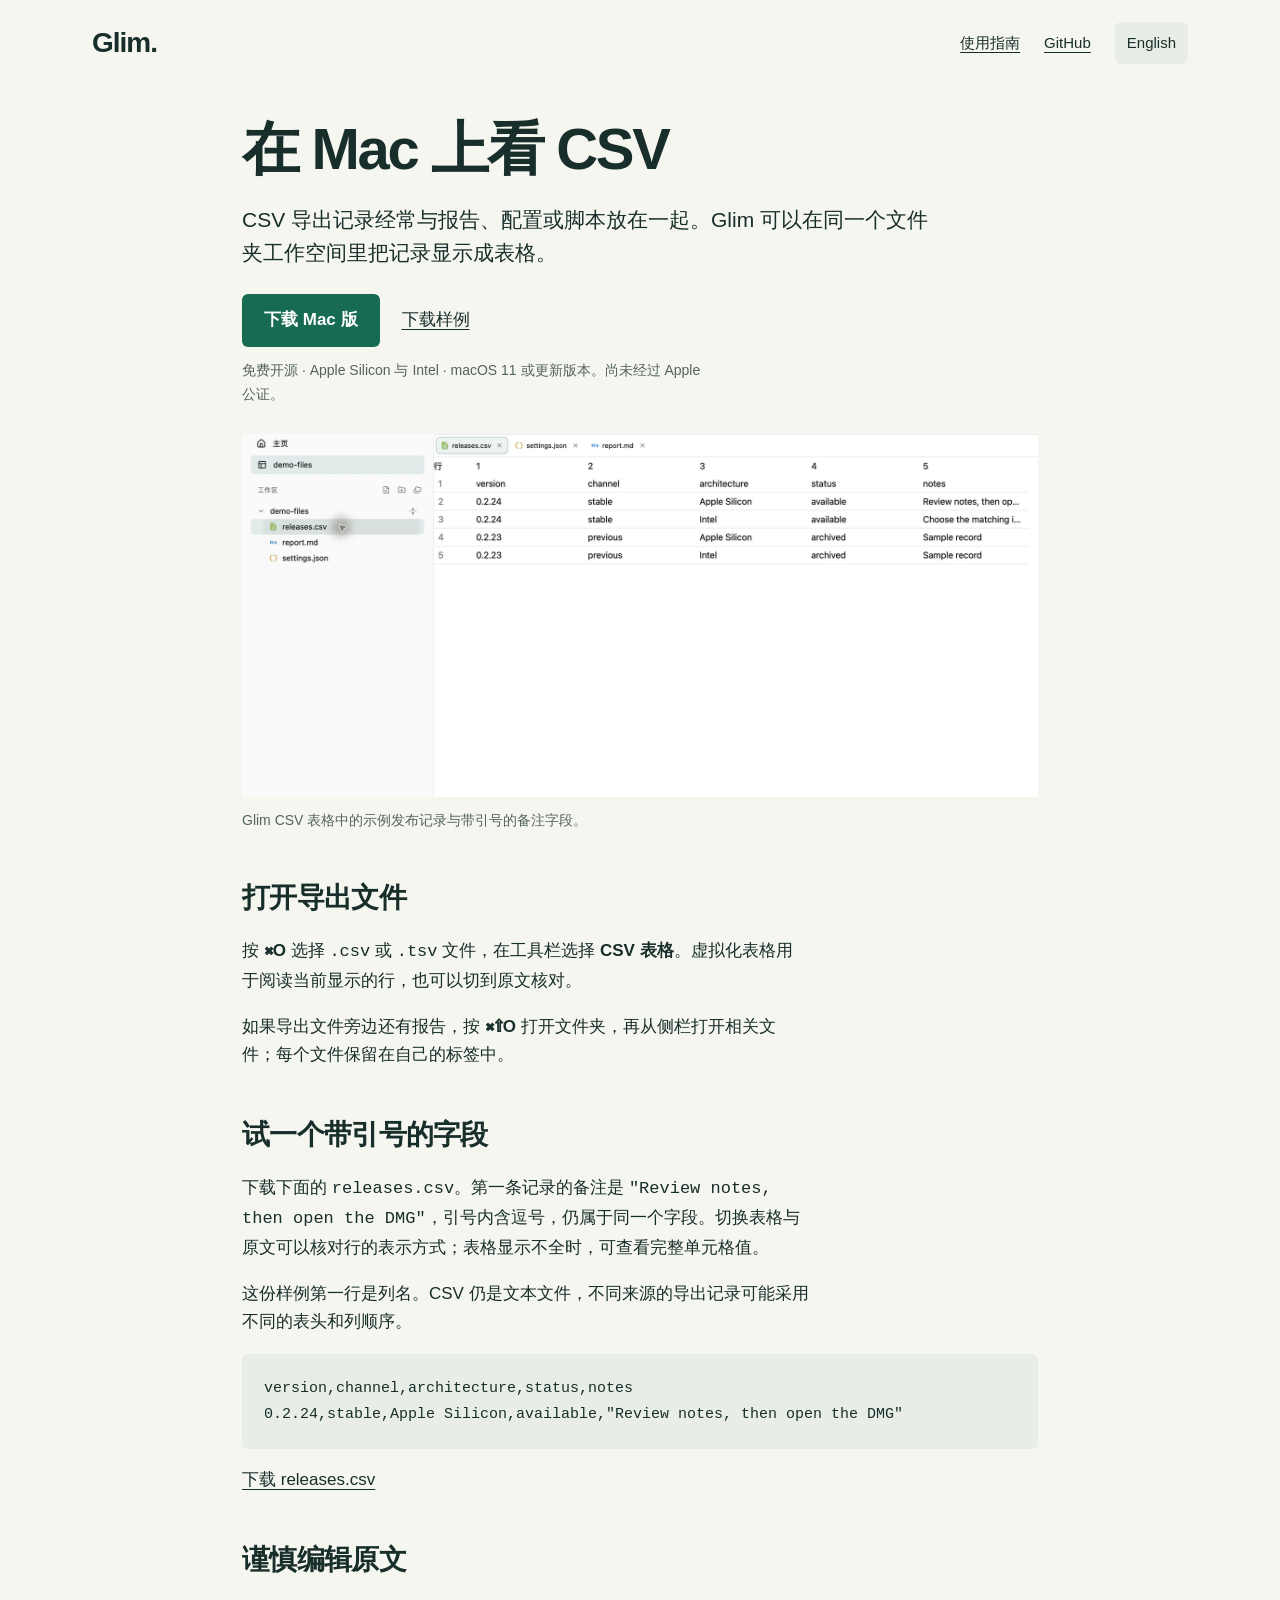
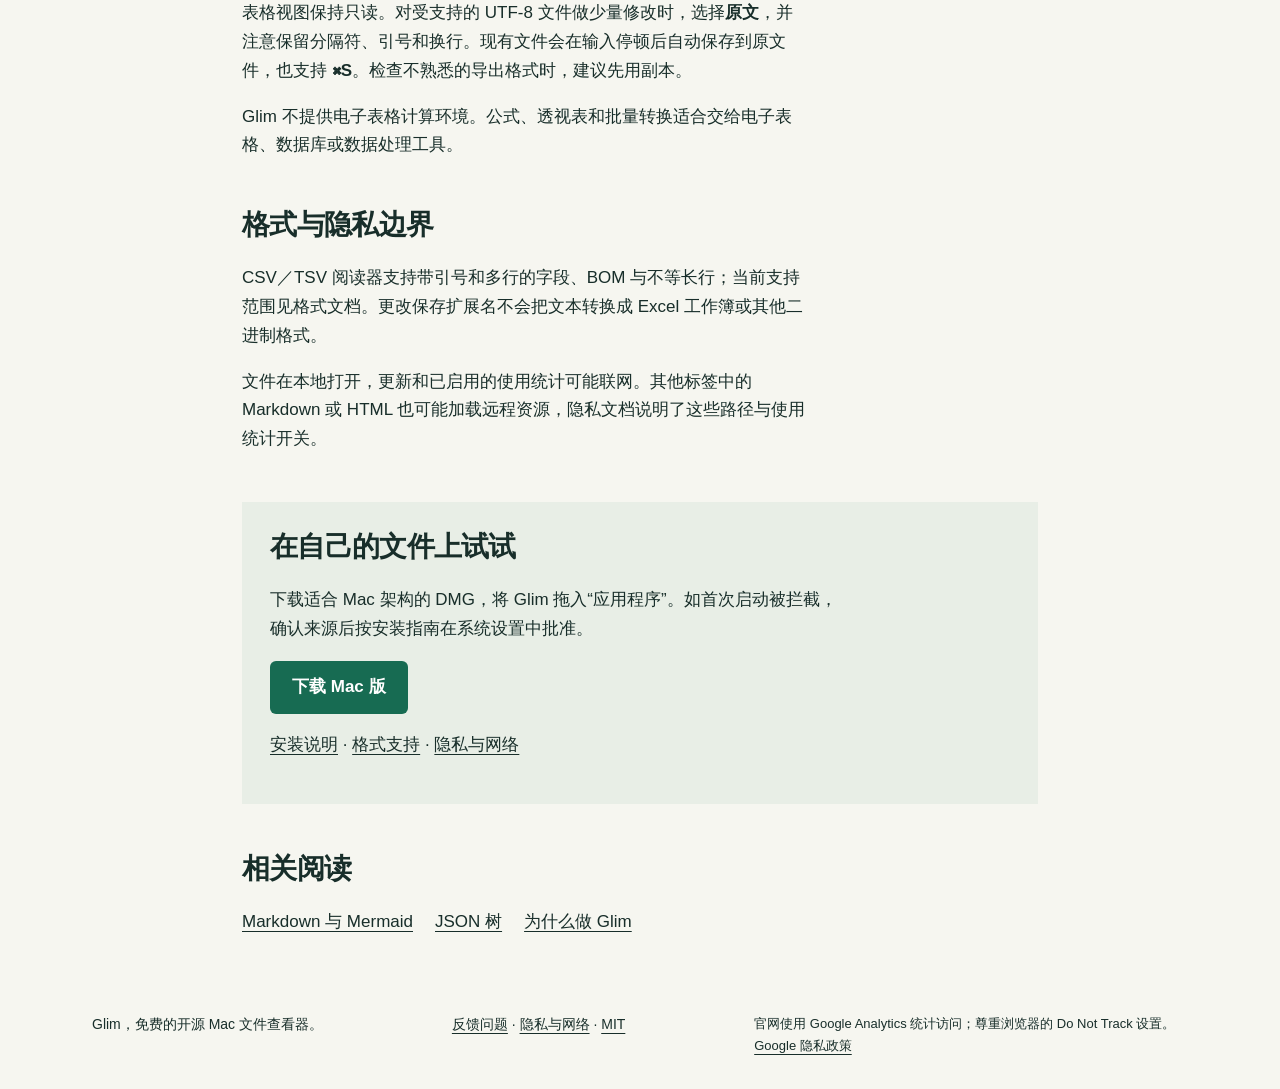
<file: zh/csv-viewer/index.html>
<!doctype html>
<html lang="zh-CN"><head>
<meta charset="utf-8"><meta name="viewport" content="width=device-width, initial-scale=1">
<title>Mac CSV 查看器：表格与原文 | Glim</title>
<meta name="description" content="在 Mac 上将本地 CSV、TSV 显示为表格，检查带引号的值并切换原文编辑。附下载样例，说明与电子表格的区别。">
<meta name="theme-color" content="#f6f6f0"><meta name="robots" content="index,follow,max-image-preview:large">
<link rel="icon" href="https://raw.githubusercontent.com/glimapp/glim/main/assets/branding/glim.svg">
<link rel="canonical" href="https://glimapp.github.io/zh/csv-viewer/">
<link rel="alternate" hreflang="en" href="https://glimapp.github.io/csv-viewer/">
<link rel="alternate" hreflang="zh-CN" href="https://glimapp.github.io/zh/csv-viewer/">
<link rel="alternate" hreflang="x-default" href="https://glimapp.github.io/csv-viewer/">
<meta property="og:type" content="article"><meta property="og:site_name" content="Glim">
<meta property="og:url" content="https://glimapp.github.io/zh/csv-viewer/"><meta property="og:title" content="Mac CSV 查看器：表格与原文 | Glim">
<meta property="og:description" content="在 Mac 上将本地 CSV、TSV 显示为表格，检查带引号的值并切换原文编辑。附下载样例，说明与电子表格的区别。">
<meta property="og:locale" content="zh_CN">
<meta property="og:locale:alternate" content="en_US">
<meta property="og:image" content="https://glimapp.github.io/assets/demo-csv.webp"><meta property="og:image:alt" content="Glim macOS file workspace">
<meta name="twitter:card" content="summary_large_image"><meta name="twitter:title" content="Mac CSV 查看器：表格与原文 | Glim">
<meta name="twitter:description" content="在 Mac 上将本地 CSV、TSV 显示为表格，检查带引号的值并切换原文编辑。附下载样例，说明与电子表格的区别。"><meta name="twitter:image" content="https://glimapp.github.io/assets/demo-csv.webp">
<link rel="stylesheet" href="/assets/site.css"><script defer src="/assets/analytics.js"></script>
<script type="application/ld+json">{"@context": "https://schema.org", "@type": "TechArticle", "headline": "Mac CSV 查看器：表格与原文 | Glim", "description": "在 Mac 上将本地 CSV、TSV 显示为表格，检查带引号的值并切换原文编辑。附下载样例，说明与电子表格的区别。", "inLanguage": "zh-CN", "mainEntityOfPage": "https://glimapp.github.io/zh/csv-viewer/", "image": "https://glimapp.github.io/assets/demo-csv.webp", "author": {"@type": "Organization", "name": "Glim", "url": "https://glimapp.github.io"}}</script>
</head><body><header><a class="brand" href="/zh/" aria-label="Glim 首页">Glim.</a><nav><a class="docs" href="/zh/guide/">使用指南</a><a href="https://github.com/glimapp/glim" data-placement="header">GitHub</a><a class="language" href="/csv-viewer/" lang="en" hreflang="en">English</a></nav></header><main class="reader-page"><article><h1>在 Mac 上看 CSV</h1><p class="lead">CSV 导出记录经常与报告、配置或脚本放在一起。Glim 可以在同一个文件夹工作空间里把记录显示成表格。</p><div class="actions"><a class="button" href="https://github.com/glimapp/glim/releases/latest" data-placement="scenario-hero">下载 Mac 版</a><a href="#sample">下载样例</a></div><p class="note">免费开源 · Apple Silicon 与 Intel · macOS 11 或更新版本。尚未经过 Apple 公证。</p><figure><img src="/assets/demo-csv.webp" width="1710" height="780" fetchpriority="high" alt="Glim CSV 表格中的示例发布记录与带引号的备注字段。"><figcaption>Glim CSV 表格中的示例发布记录与带引号的备注字段。</figcaption></figure><section><h2>打开导出文件</h2><p>按 <strong>⌘O</strong> 选择 <code>.csv</code> 或 <code>.tsv</code> 文件，在工具栏选择 <strong>CSV 表格</strong>。虚拟化表格用于阅读当前显示的行，也可以切到原文核对。</p><p>如果导出文件旁边还有报告，按 <strong>⌘⇧O</strong> 打开文件夹，再从侧栏打开相关文件；每个文件保留在自己的标签中。</p></section><section id="sample"><h2>试一个带引号的字段</h2><p>下载下面的 <code>releases.csv</code>。第一条记录的备注是 <code>"Review notes, then open the DMG"</code>，引号内含逗号，仍属于同一个字段。切换表格与原文可以核对行的表示方式；表格显示不全时，可查看完整单元格值。</p><p>这份样例第一行是列名。CSV 仍是文本文件，不同来源的导出记录可能采用不同的表头和列顺序。</p><pre><code>version,channel,architecture,status,notes
0.2.24,stable,Apple Silicon,available,&quot;Review notes, then open the DMG&quot;</code></pre><p><a href="/assets/examples/releases.csv" download>下载 releases.csv</a></p></section><section><h2>谨慎编辑原文</h2><p>表格视图保持只读。对受支持的 UTF-8 文件做少量修改时，选择<strong>原文</strong>，并注意保留分隔符、引号和换行。现有文件会在输入停顿后自动保存到原文件，也支持 <strong>⌘S</strong>。检查不熟悉的导出格式时，建议先用副本。</p><p>Glim 不提供电子表格计算环境。公式、透视表和批量转换适合交给电子表格、数据库或数据处理工具。</p></section><section><h2>格式与隐私边界</h2><p>CSV／TSV 阅读器支持带引号和多行的字段、BOM 与不等长行；当前支持范围见格式文档。更改保存扩展名不会把文本转换成 Excel 工作簿或其他二进制格式。</p><p>文件在本地打开，更新和已启用的使用统计可能联网。其他标签中的 Markdown 或 HTML 也可能加载远程资源，隐私文档说明了这些路径与使用统计开关。</p></section><section class="download"><h2>在自己的文件上试试</h2><p>下载适合 Mac 架构的 DMG，将 Glim 拖入“应用程序”。如首次启动被拦截，确认来源后按安装指南在系统设置中批准。</p><p><a class="button" href="https://github.com/glimapp/glim/releases/latest" data-placement="scenario-end">下载 Mac 版</a></p><p><a href="/zh/#download">安装说明</a> · <a href="https://github.com/glimapp/glim/blob/main/docs/file-format-support.zh-CN.md">格式支持</a> · <a href="https://github.com/glimapp/glim/blob/main/docs/privacy.zh-CN.md">隐私与网络</a></p></section><section><h2>相关阅读</h2><div class="related"><a href="/zh/markdown-viewer/">Markdown 与 Mermaid</a><a href="/zh/json-viewer/">JSON 树</a><a href="/zh/blog/why-glim/">为什么做 Glim</a></div></section></article></main><footer><span>Glim，免费的开源 Mac 文件查看器。</span><div><a href="https://github.com/glimapp/glim/issues/new/choose">反馈问题</a> · <a href="https://github.com/glimapp/glim/blob/main/docs/privacy.zh-CN.md">隐私与网络</a> · <a href="https://github.com/glimapp/glim/blob/main/LICENSE">MIT</a></div><p class="site-privacy">官网使用 Google Analytics 统计访问；尊重浏览器的 Do Not Track 设置。 <a href="https://policies.google.com/privacy">Google 隐私政策</a></p></footer></body></html>
</file>
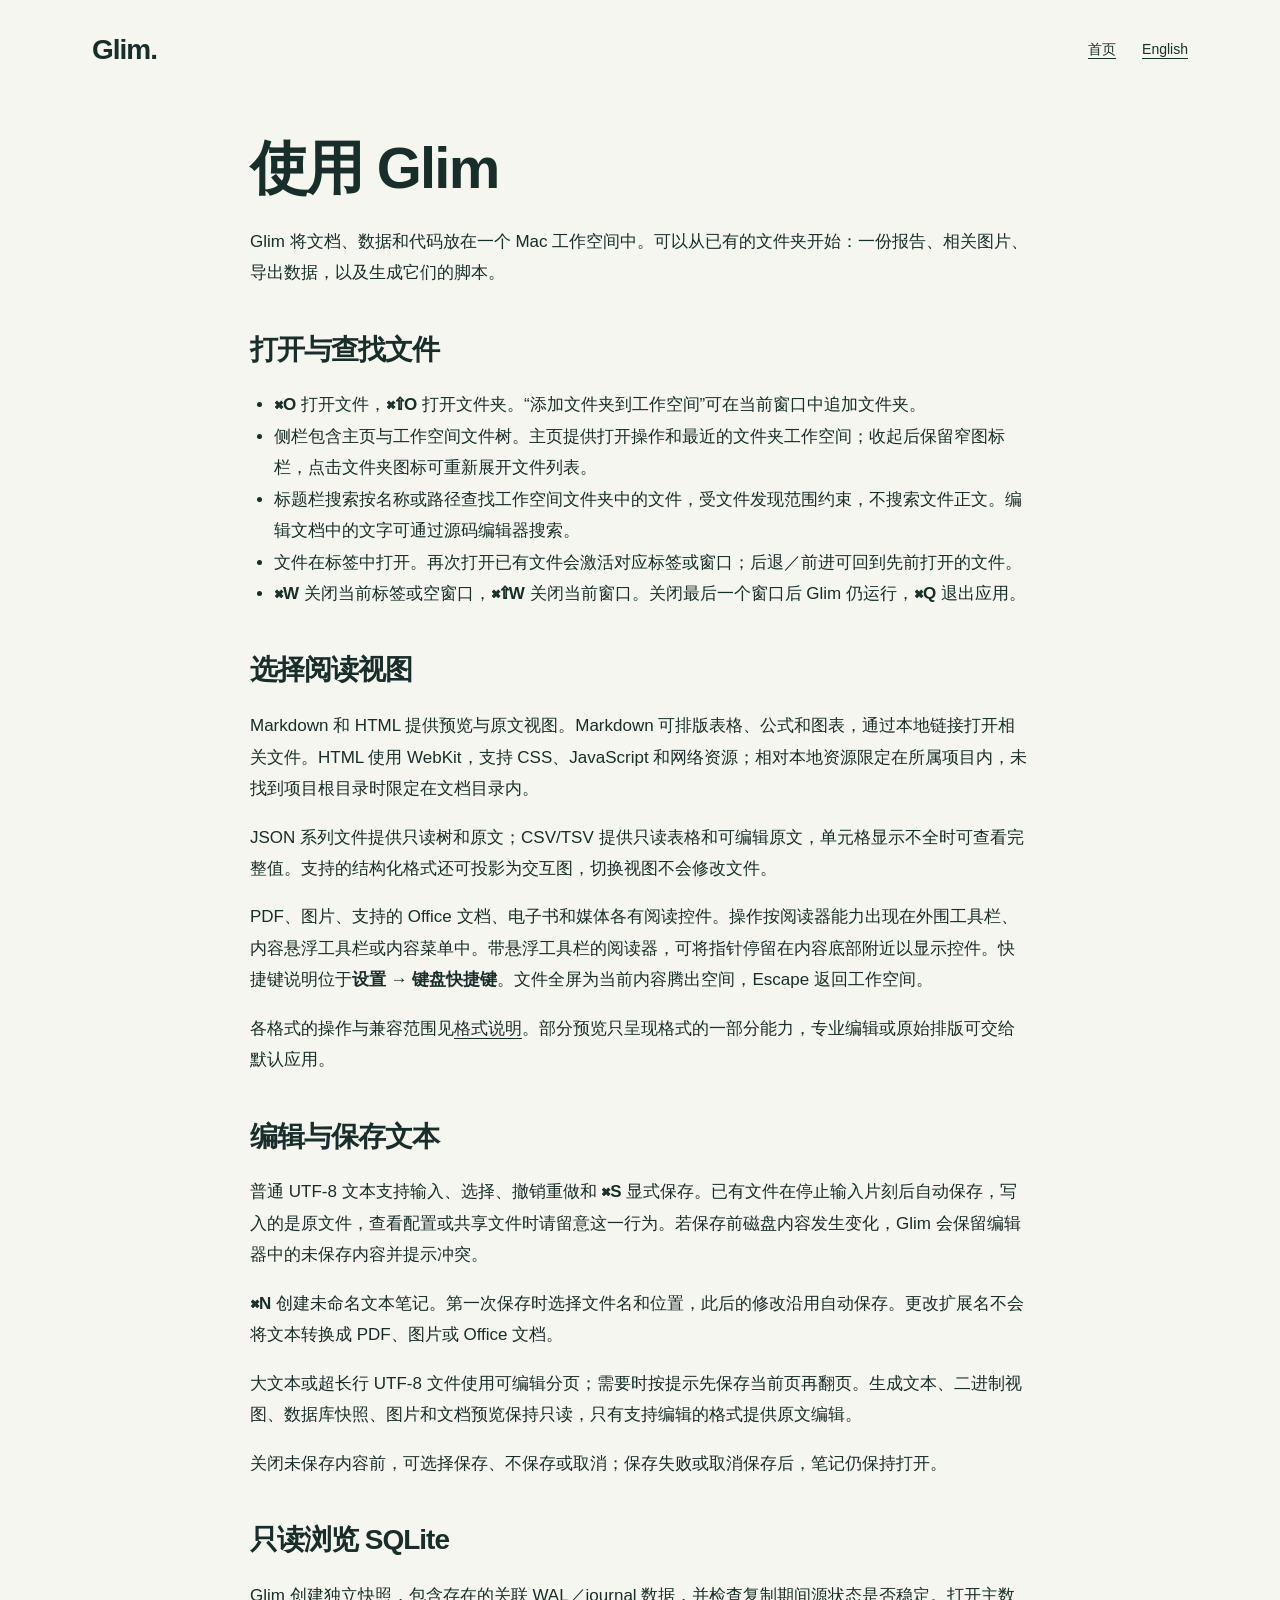
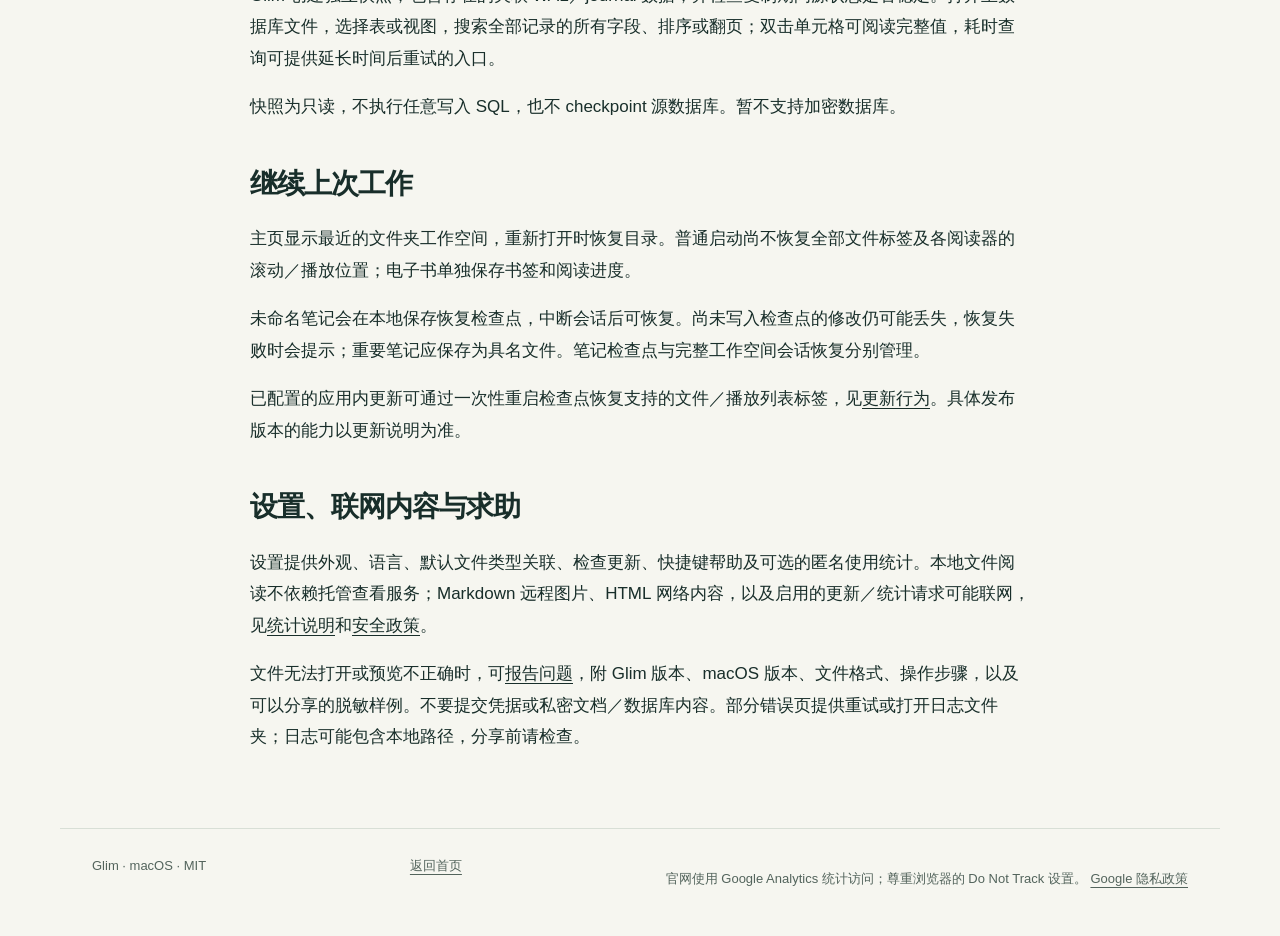
<file: zh/guide/index.html>
<!doctype html>
<html lang="zh-CN"><head>
<script defer src="/assets/analytics.js"></script>
<meta charset="utf-8"><meta name="viewport" content="width=device-width,initial-scale=1"><title>使用 Glim — Glim</title><meta name="description" content="打开文件、切换视图、搜索数据、编辑保存与恢复笔记。"><link rel="canonical" href="https://glimapp.github.io/zh/guide/"><link rel="alternate" hreflang="en" href="https://glimapp.github.io/guide/"><link rel="alternate" hreflang="zh-CN" href="https://glimapp.github.io/zh/guide/"><link rel="alternate" hreflang="x-default" href="https://glimapp.github.io/guide/"><link rel="stylesheet" href="/blog/article.css"></head><body><header><a class="brand" href="/zh/">Glim.</a><nav><a href="/zh/">首页</a><a href="/guide/">English</a></nav></header><main><article class="article"><h1>使用 Glim</h1><p>Glim 将文档、数据和代码放在一个 Mac 工作空间中。可以从已有的文件夹开始：一份报告、相关图片、导出数据，以及生成它们的脚本。</p><h2>打开与查找文件</h2><ul><li><strong>⌘O</strong> 打开文件，<strong>⌘⇧O</strong> 打开文件夹。“添加文件夹到工作空间”可在当前窗口中追加文件夹。</li><li>侧栏包含主页与工作空间文件树。主页提供打开操作和最近的文件夹工作空间；收起后保留窄图标栏，点击文件夹图标可重新展开文件列表。</li><li>标题栏搜索按名称或路径查找工作空间文件夹中的文件，受文件发现范围约束，不搜索文件正文。编辑文档中的文字可通过源码编辑器搜索。</li><li>文件在标签中打开。再次打开已有文件会激活对应标签或窗口；后退／前进可回到先前打开的文件。</li><li><strong>⌘W</strong> 关闭当前标签或空窗口，<strong>⌘⇧W</strong> 关闭当前窗口。关闭最后一个窗口后 Glim 仍运行，<strong>⌘Q</strong> 退出应用。</li></ul><h2>选择阅读视图</h2><p>Markdown 和 HTML 提供预览与原文视图。Markdown 可排版表格、公式和图表，通过本地链接打开相关文件。HTML 使用 WebKit，支持 CSS、JavaScript 和网络资源；相对本地资源限定在所属项目内，未找到项目根目录时限定在文档目录内。</p><p>JSON 系列文件提供只读树和原文；CSV/TSV 提供只读表格和可编辑原文，单元格显示不全时可查看完整值。支持的结构化格式还可投影为交互图，切换视图不会修改文件。</p><p>PDF、图片、支持的 Office 文档、电子书和媒体各有阅读控件。操作按阅读器能力出现在外围工具栏、内容悬浮工具栏或内容菜单中。带悬浮工具栏的阅读器，可将指针停留在内容底部附近以显示控件。快捷键说明位于<strong>设置 → 键盘快捷键</strong>。文件全屏为当前内容腾出空间，Escape 返回工作空间。</p><p>各格式的操作与兼容范围见<a href="https://github.com/glimapp/glim/blob/main/docs/file-format-support.zh-CN.md">格式说明</a>。部分预览只呈现格式的一部分能力，专业编辑或原始排版可交给默认应用。</p><h2>编辑与保存文本</h2><p>普通 UTF-8 文本支持输入、选择、撤销重做和 <strong>⌘S</strong> 显式保存。已有文件在停止输入片刻后自动保存，写入的是原文件，查看配置或共享文件时请留意这一行为。若保存前磁盘内容发生变化，Glim 会保留编辑器中的未保存内容并提示冲突。</p><p><strong>⌘N</strong> 创建未命名文本笔记。第一次保存时选择文件名和位置，此后的修改沿用自动保存。更改扩展名不会将文本转换成 PDF、图片或 Office 文档。</p><p>大文本或超长行 UTF-8 文件使用可编辑分页；需要时按提示先保存当前页再翻页。生成文本、二进制视图、数据库快照、图片和文档预览保持只读，只有支持编辑的格式提供原文编辑。</p><p>关闭未保存内容前，可选择保存、不保存或取消；保存失败或取消保存后，笔记仍保持打开。</p><h2>只读浏览 SQLite</h2><p>Glim 创建独立快照，包含存在的关联 WAL／journal 数据，并检查复制期间源状态是否稳定。打开主数据库文件，选择表或视图，搜索全部记录的所有字段、排序或翻页；双击单元格可阅读完整值，耗时查询可提供延长时间后重试的入口。</p><p>快照为只读，不执行任意写入 SQL，也不 checkpoint 源数据库。暂不支持加密数据库。</p><h2>继续上次工作</h2><p>主页显示最近的文件夹工作空间，重新打开时恢复目录。普通启动尚不恢复全部文件标签及各阅读器的滚动／播放位置；电子书单独保存书签和阅读进度。</p><p>未命名笔记会在本地保存恢复检查点，中断会话后可恢复。尚未写入检查点的修改仍可能丢失，恢复失败时会提示；重要笔记应保存为具名文件。笔记检查点与完整工作空间会话恢复分别管理。</p><p>已配置的应用内更新可通过一次性重启检查点恢复支持的文件／播放列表标签，见<a href="https://github.com/glimapp/glim/blob/main/docs/auto-update-design.zh-CN.md">更新行为</a>。具体发布版本的能力以更新说明为准。</p><h2>设置、联网内容与求助</h2><p>设置提供外观、语言、默认文件类型关联、检查更新、快捷键帮助及可选的匿名使用统计。本地文件阅读不依赖托管查看服务；Markdown 远程图片、HTML 网络内容，以及启用的更新／统计请求可能联网，见<a href="https://github.com/glimapp/glim/blob/main/docs/telemetry.zh-CN.md">统计说明</a>和<a href="https://github.com/glimapp/glim/blob/main/SECURITY.md">安全政策</a>。</p><p>文件无法打开或预览不正确时，可<a href="https://github.com/glimapp/glim/issues/new?template=bug_report.yml">报告问题</a>，附 Glim 版本、macOS 版本、文件格式、操作步骤，以及可以分享的脱敏样例。不要提交凭据或私密文档／数据库内容。部分错误页提供重试或打开日志文件夹；日志可能包含本地路径，分享前请检查。</p></article></main><footer><span>Glim · macOS · MIT</span><a href="/zh/">返回首页</a><p class="site-privacy">官网使用 Google Analytics 统计访问；尊重浏览器的 Do Not Track 设置。 <a href="https://policies.google.com/privacy">Google 隐私政策</a></p></footer></body></html>
</file>
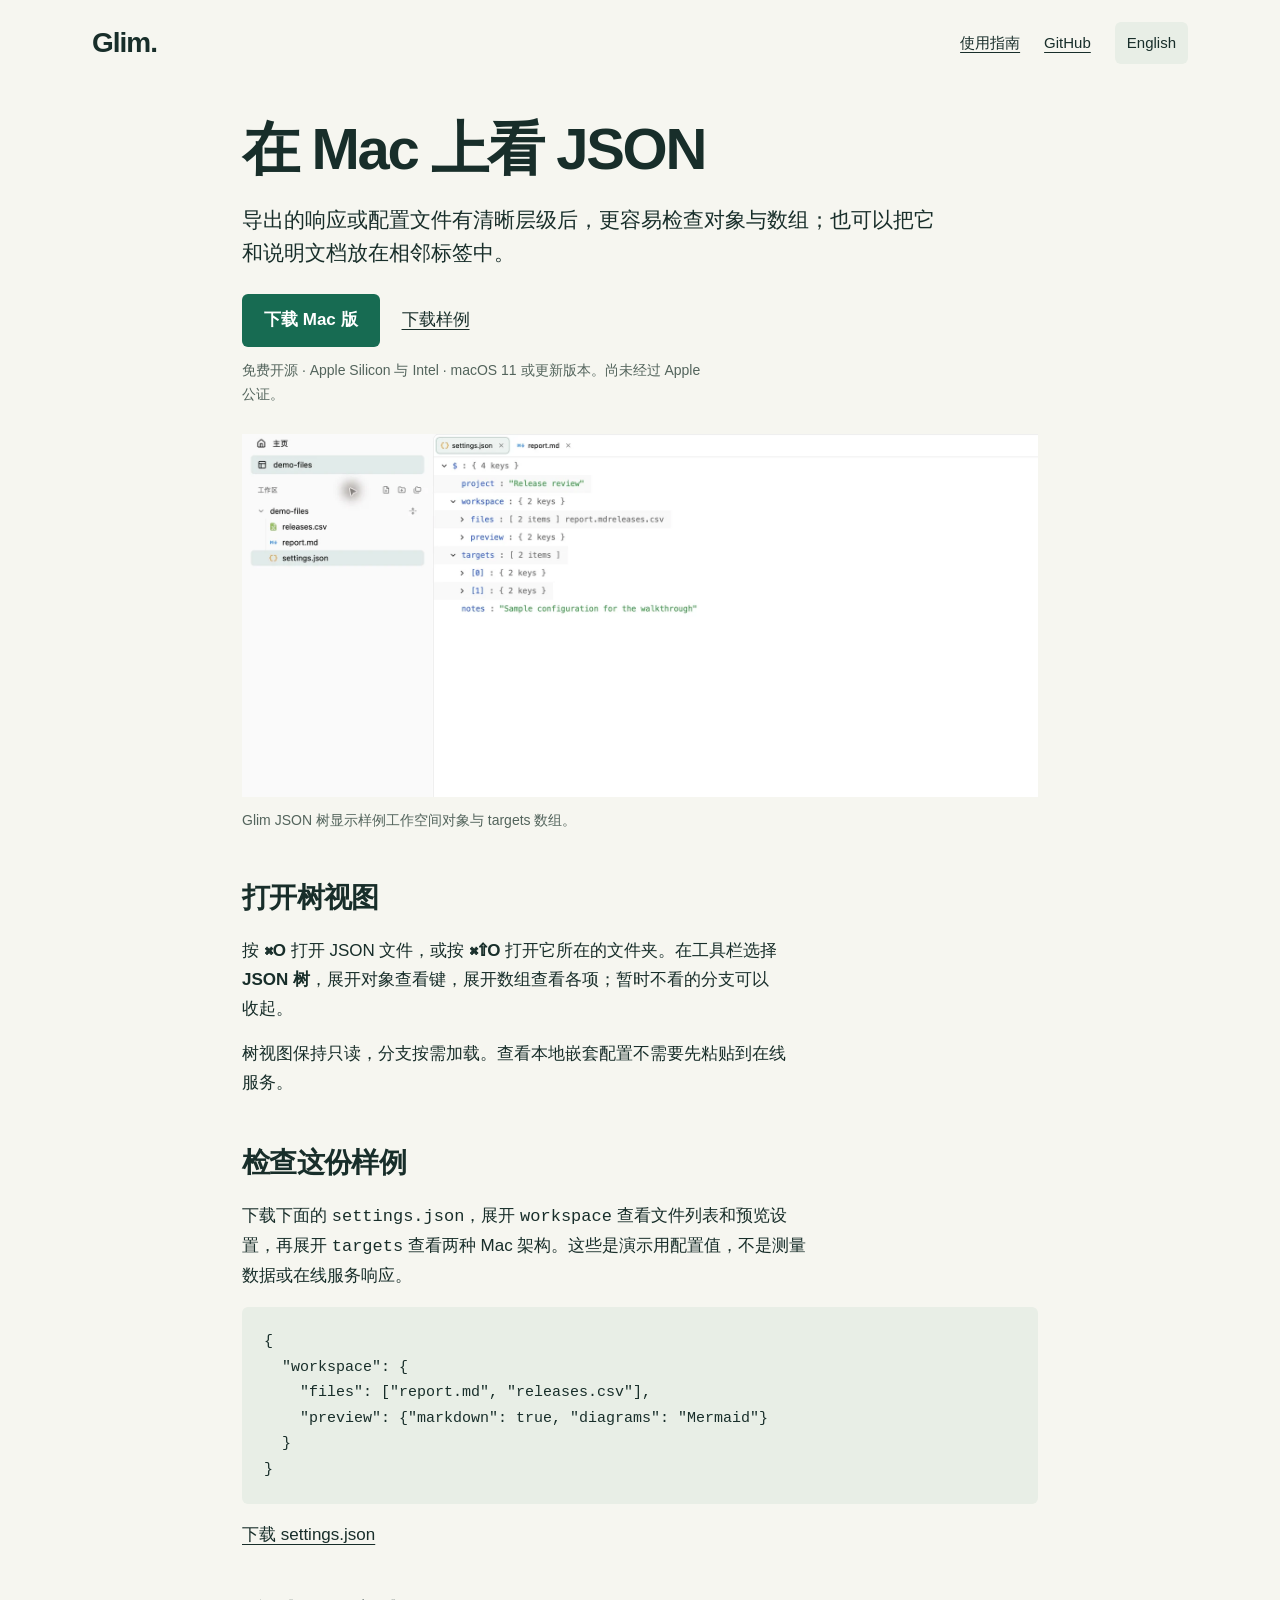
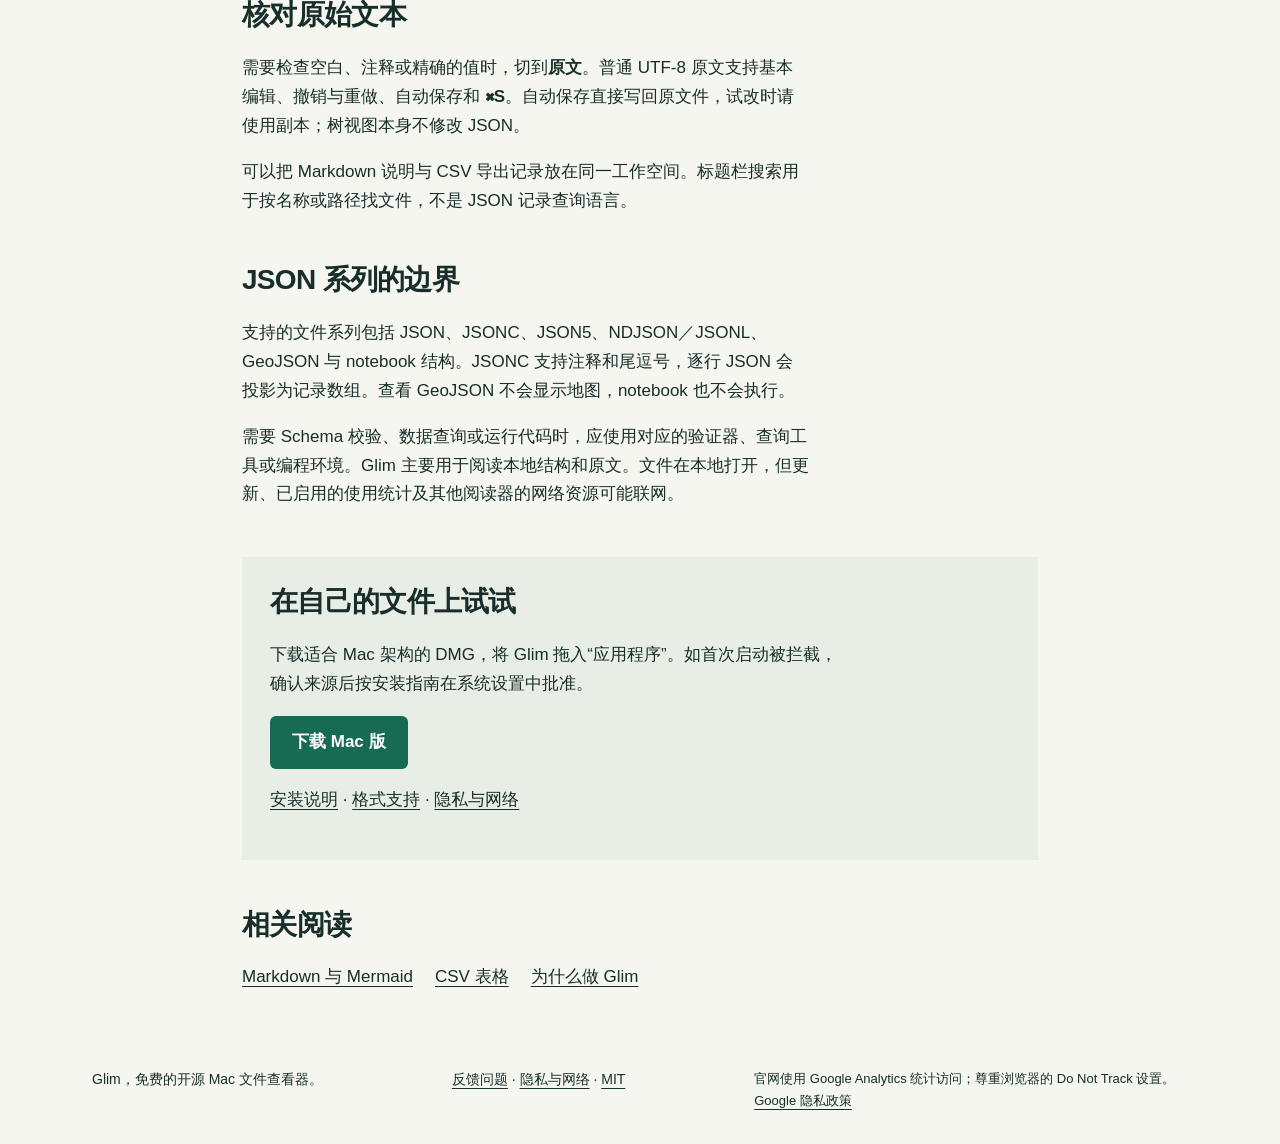
<file: zh/json-viewer/index.html>
<!doctype html>
<html lang="zh-CN"><head>
<meta charset="utf-8"><meta name="viewport" content="width=device-width, initial-scale=1">
<title>Mac JSON 查看器：树视图与原文 | Glim</title>
<meta name="description" content="在 Mac 上用可展开的只读树查看 JSON，并切换 UTF-8 原文编辑。附 JSON、JSONC、JSON5、JSONL 的支持边界与下载样例。">
<meta name="theme-color" content="#f6f6f0"><meta name="robots" content="index,follow,max-image-preview:large">
<link rel="icon" href="https://raw.githubusercontent.com/glimapp/glim/main/assets/branding/glim.svg">
<link rel="canonical" href="https://glimapp.github.io/zh/json-viewer/">
<link rel="alternate" hreflang="en" href="https://glimapp.github.io/json-viewer/">
<link rel="alternate" hreflang="zh-CN" href="https://glimapp.github.io/zh/json-viewer/">
<link rel="alternate" hreflang="x-default" href="https://glimapp.github.io/json-viewer/">
<meta property="og:type" content="article"><meta property="og:site_name" content="Glim">
<meta property="og:url" content="https://glimapp.github.io/zh/json-viewer/"><meta property="og:title" content="Mac JSON 查看器：树视图与原文 | Glim">
<meta property="og:description" content="在 Mac 上用可展开的只读树查看 JSON，并切换 UTF-8 原文编辑。附 JSON、JSONC、JSON5、JSONL 的支持边界与下载样例。">
<meta property="og:locale" content="zh_CN">
<meta property="og:locale:alternate" content="en_US">
<meta property="og:image" content="https://glimapp.github.io/assets/demo-json.webp"><meta property="og:image:alt" content="Glim macOS file workspace">
<meta name="twitter:card" content="summary_large_image"><meta name="twitter:title" content="Mac JSON 查看器：树视图与原文 | Glim">
<meta name="twitter:description" content="在 Mac 上用可展开的只读树查看 JSON，并切换 UTF-8 原文编辑。附 JSON、JSONC、JSON5、JSONL 的支持边界与下载样例。"><meta name="twitter:image" content="https://glimapp.github.io/assets/demo-json.webp">
<link rel="stylesheet" href="/assets/site.css"><script defer src="/assets/analytics.js"></script>
<script type="application/ld+json">{"@context": "https://schema.org", "@type": "TechArticle", "headline": "Mac JSON 查看器：树视图与原文 | Glim", "description": "在 Mac 上用可展开的只读树查看 JSON，并切换 UTF-8 原文编辑。附 JSON、JSONC、JSON5、JSONL 的支持边界与下载样例。", "inLanguage": "zh-CN", "mainEntityOfPage": "https://glimapp.github.io/zh/json-viewer/", "image": "https://glimapp.github.io/assets/demo-json.webp", "author": {"@type": "Organization", "name": "Glim", "url": "https://glimapp.github.io"}}</script>
</head><body><header><a class="brand" href="/zh/" aria-label="Glim 首页">Glim.</a><nav><a class="docs" href="/zh/guide/">使用指南</a><a href="https://github.com/glimapp/glim" data-placement="header">GitHub</a><a class="language" href="/json-viewer/" lang="en" hreflang="en">English</a></nav></header><main class="reader-page"><article><h1>在 Mac 上看 JSON</h1><p class="lead">导出的响应或配置文件有清晰层级后，更容易检查对象与数组；也可以把它和说明文档放在相邻标签中。</p><div class="actions"><a class="button" href="https://github.com/glimapp/glim/releases/latest" data-placement="scenario-hero">下载 Mac 版</a><a href="#sample">下载样例</a></div><p class="note">免费开源 · Apple Silicon 与 Intel · macOS 11 或更新版本。尚未经过 Apple 公证。</p><figure><img src="/assets/demo-json.webp" width="1710" height="780" fetchpriority="high" alt="Glim JSON 树显示样例工作空间对象与 targets 数组。"><figcaption>Glim JSON 树显示样例工作空间对象与 targets 数组。</figcaption></figure><section><h2>打开树视图</h2><p>按 <strong>⌘O</strong> 打开 JSON 文件，或按 <strong>⌘⇧O</strong> 打开它所在的文件夹。在工具栏选择 <strong>JSON 树</strong>，展开对象查看键，展开数组查看各项；暂时不看的分支可以收起。</p><p>树视图保持只读，分支按需加载。查看本地嵌套配置不需要先粘贴到在线服务。</p></section><section id="sample"><h2>检查这份样例</h2><p>下载下面的 <code>settings.json</code>，展开 <code>workspace</code> 查看文件列表和预览设置，再展开 <code>targets</code> 查看两种 Mac 架构。这些是演示用配置值，不是测量数据或在线服务响应。</p><pre><code>{
  &quot;workspace&quot;: {
    &quot;files&quot;: [&quot;report.md&quot;, &quot;releases.csv&quot;],
    &quot;preview&quot;: {&quot;markdown&quot;: true, &quot;diagrams&quot;: &quot;Mermaid&quot;}
  }
}</code></pre><p><a href="/assets/examples/settings.json" download>下载 settings.json</a></p></section><section><h2>核对原始文本</h2><p>需要检查空白、注释或精确的值时，切到<strong>原文</strong>。普通 UTF-8 原文支持基本编辑、撤销与重做、自动保存和 <strong>⌘S</strong>。自动保存直接写回原文件，试改时请使用副本；树视图本身不修改 JSON。</p><p>可以把 Markdown 说明与 CSV 导出记录放在同一工作空间。标题栏搜索用于按名称或路径找文件，不是 JSON 记录查询语言。</p></section><section><h2>JSON 系列的边界</h2><p>支持的文件系列包括 JSON、JSONC、JSON5、NDJSON／JSONL、GeoJSON 与 notebook 结构。JSONC 支持注释和尾逗号，逐行 JSON 会投影为记录数组。查看 GeoJSON 不会显示地图，notebook 也不会执行。</p><p>需要 Schema 校验、数据查询或运行代码时，应使用对应的验证器、查询工具或编程环境。Glim 主要用于阅读本地结构和原文。文件在本地打开，但更新、已启用的使用统计及其他阅读器的网络资源可能联网。</p></section><section class="download"><h2>在自己的文件上试试</h2><p>下载适合 Mac 架构的 DMG，将 Glim 拖入“应用程序”。如首次启动被拦截，确认来源后按安装指南在系统设置中批准。</p><p><a class="button" href="https://github.com/glimapp/glim/releases/latest" data-placement="scenario-end">下载 Mac 版</a></p><p><a href="/zh/#download">安装说明</a> · <a href="https://github.com/glimapp/glim/blob/main/docs/file-format-support.zh-CN.md">格式支持</a> · <a href="https://github.com/glimapp/glim/blob/main/docs/privacy.zh-CN.md">隐私与网络</a></p></section><section><h2>相关阅读</h2><div class="related"><a href="/zh/markdown-viewer/">Markdown 与 Mermaid</a><a href="/zh/csv-viewer/">CSV 表格</a><a href="/zh/blog/why-glim/">为什么做 Glim</a></div></section></article></main><footer><span>Glim，免费的开源 Mac 文件查看器。</span><div><a href="https://github.com/glimapp/glim/issues/new/choose">反馈问题</a> · <a href="https://github.com/glimapp/glim/blob/main/docs/privacy.zh-CN.md">隐私与网络</a> · <a href="https://github.com/glimapp/glim/blob/main/LICENSE">MIT</a></div><p class="site-privacy">官网使用 Google Analytics 统计访问；尊重浏览器的 Do Not Track 设置。 <a href="https://policies.google.com/privacy">Google 隐私政策</a></p></footer></body></html>
</file>
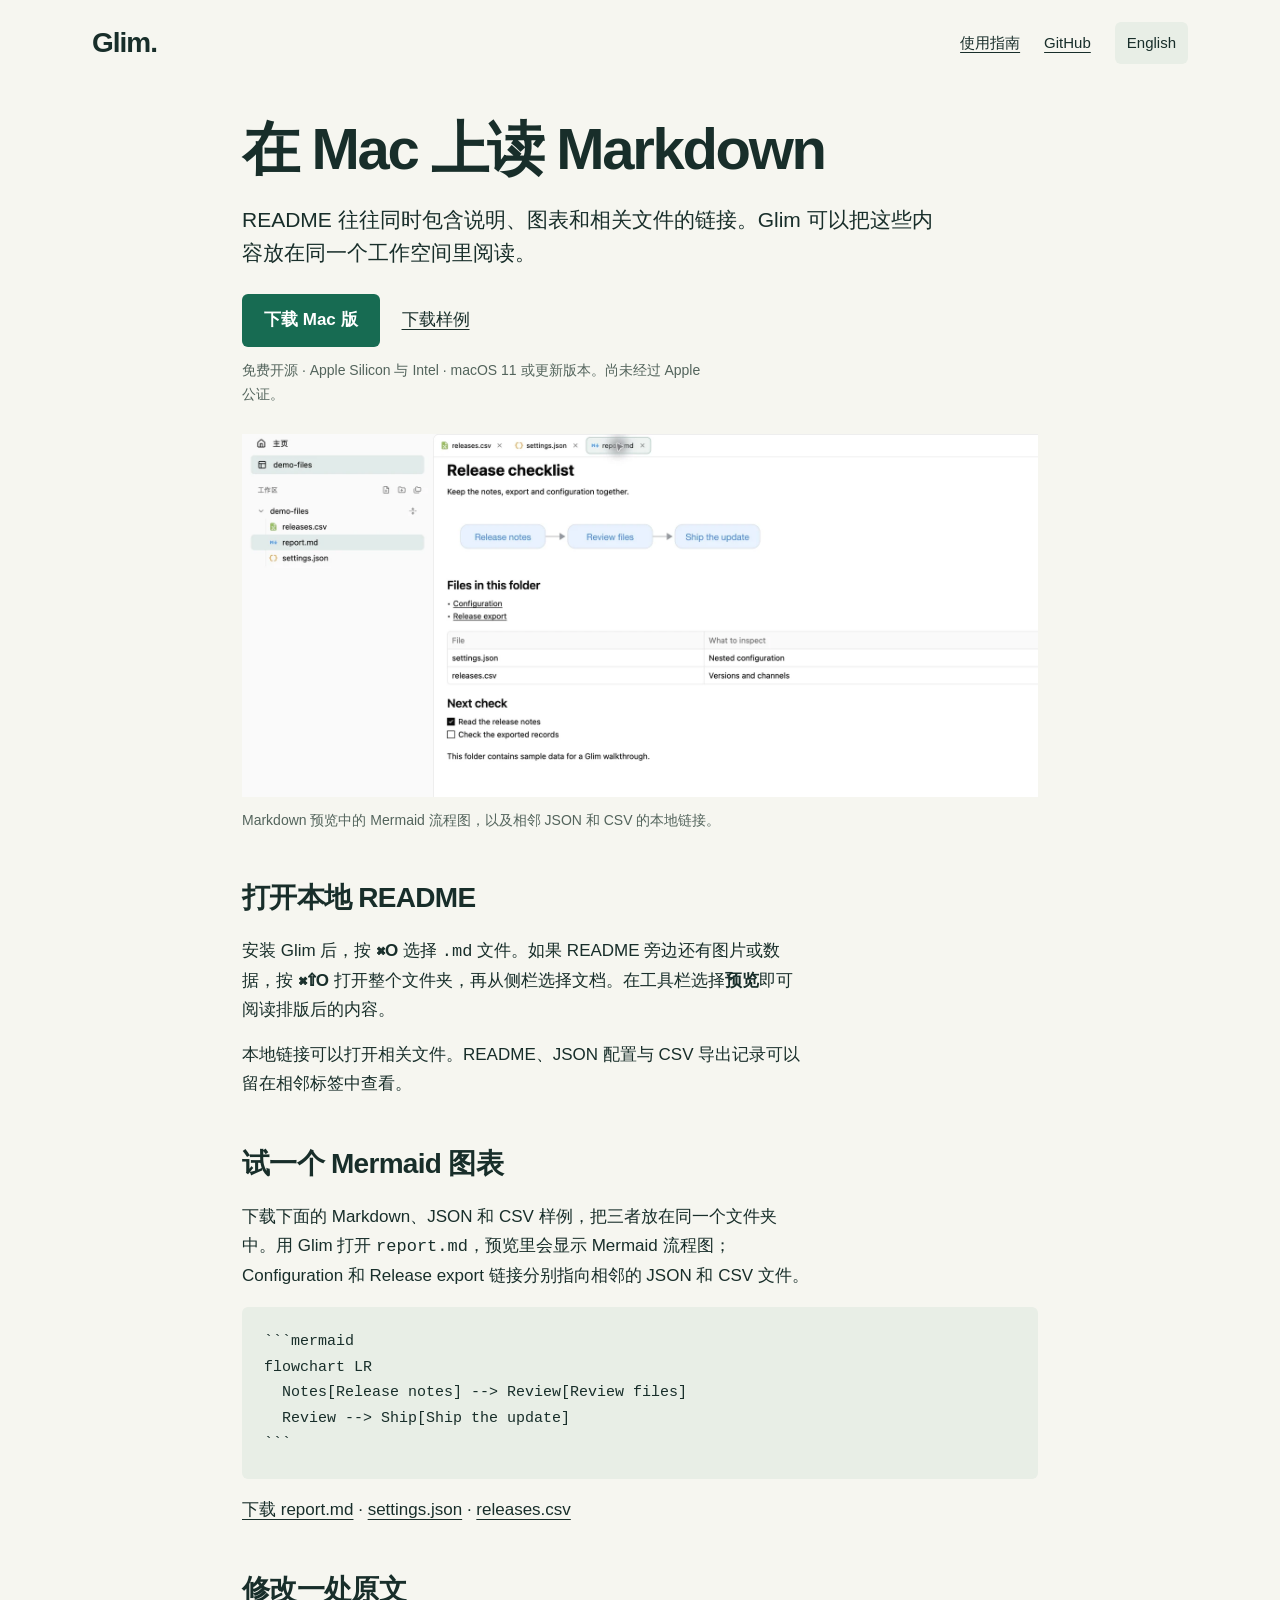
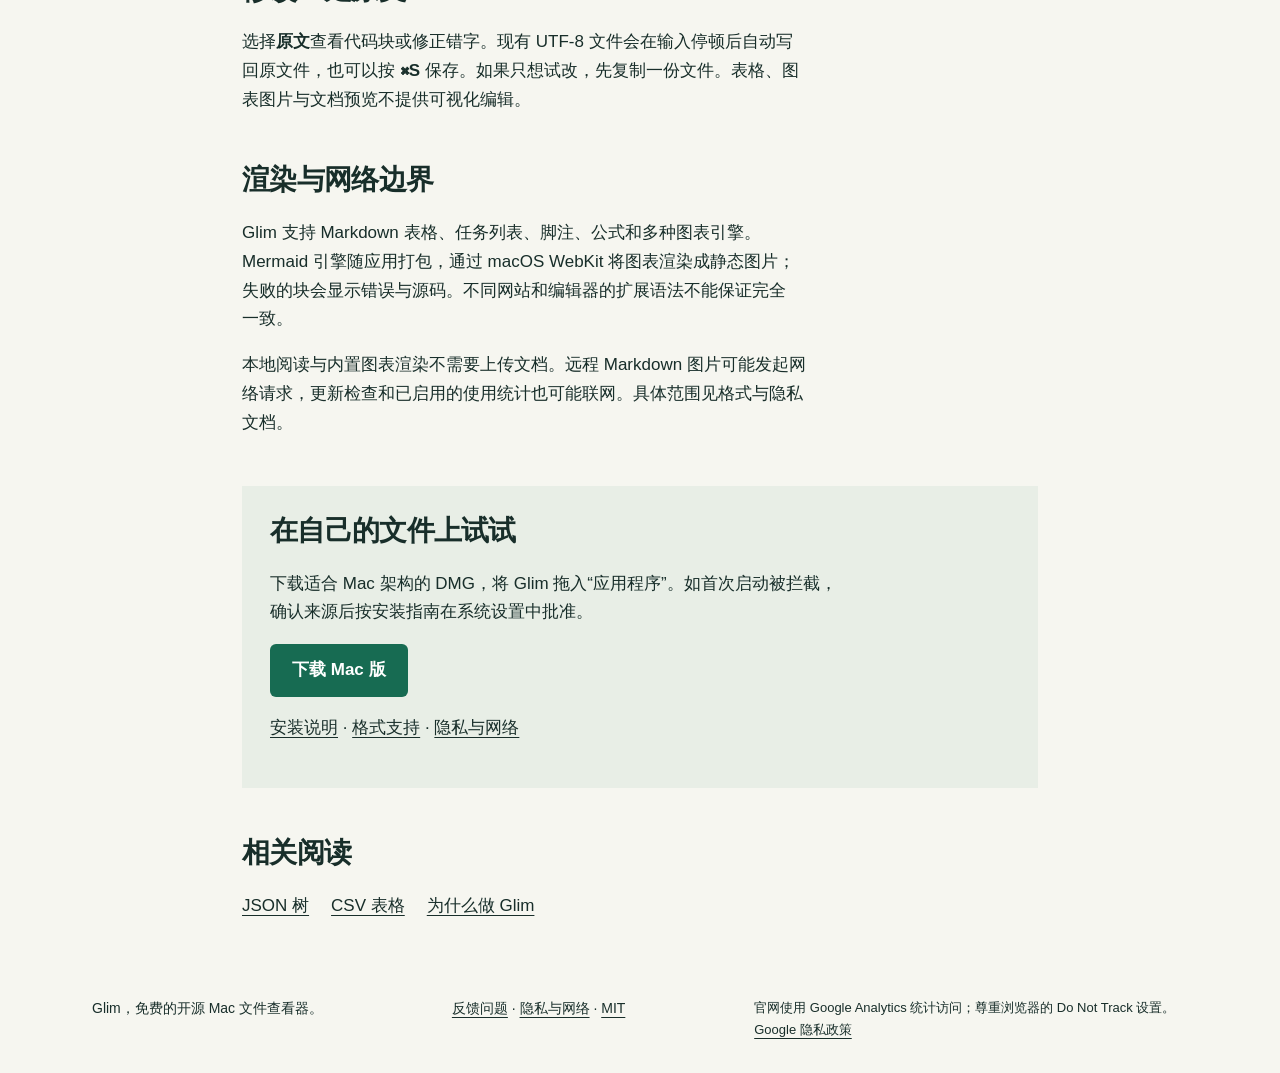
<file: zh/markdown-viewer/index.html>
<!doctype html>
<html lang="zh-CN"><head>
<meta charset="utf-8"><meta name="viewport" content="width=device-width, initial-scale=1">
<title>Mac 上的 Markdown 与 Mermaid 查看器 | Glim</title>
<meta name="description" content="在 Mac 上打开本地 Markdown，查看 Mermaid 图表、跳转关联文件并切换原文编辑。附可下载样例、操作步骤与兼容性说明。">
<meta name="theme-color" content="#f6f6f0"><meta name="robots" content="index,follow,max-image-preview:large">
<link rel="icon" href="https://raw.githubusercontent.com/glimapp/glim/main/assets/branding/glim.svg">
<link rel="canonical" href="https://glimapp.github.io/zh/markdown-viewer/">
<link rel="alternate" hreflang="en" href="https://glimapp.github.io/markdown-viewer/">
<link rel="alternate" hreflang="zh-CN" href="https://glimapp.github.io/zh/markdown-viewer/">
<link rel="alternate" hreflang="x-default" href="https://glimapp.github.io/markdown-viewer/">
<meta property="og:type" content="article"><meta property="og:site_name" content="Glim">
<meta property="og:url" content="https://glimapp.github.io/zh/markdown-viewer/"><meta property="og:title" content="Mac 上的 Markdown 与 Mermaid 查看器 | Glim">
<meta property="og:description" content="在 Mac 上打开本地 Markdown，查看 Mermaid 图表、跳转关联文件并切换原文编辑。附可下载样例、操作步骤与兼容性说明。">
<meta property="og:locale" content="zh_CN">
<meta property="og:locale:alternate" content="en_US">
<meta property="og:image" content="https://glimapp.github.io/assets/demo-markdown.webp"><meta property="og:image:alt" content="Glim macOS file workspace">
<meta name="twitter:card" content="summary_large_image"><meta name="twitter:title" content="Mac 上的 Markdown 与 Mermaid 查看器 | Glim">
<meta name="twitter:description" content="在 Mac 上打开本地 Markdown，查看 Mermaid 图表、跳转关联文件并切换原文编辑。附可下载样例、操作步骤与兼容性说明。"><meta name="twitter:image" content="https://glimapp.github.io/assets/demo-markdown.webp">
<link rel="stylesheet" href="/assets/site.css"><script defer src="/assets/analytics.js"></script>
<script type="application/ld+json">{"@context": "https://schema.org", "@type": "TechArticle", "headline": "Mac 上的 Markdown 与 Mermaid 查看器 | Glim", "description": "在 Mac 上打开本地 Markdown，查看 Mermaid 图表、跳转关联文件并切换原文编辑。附可下载样例、操作步骤与兼容性说明。", "inLanguage": "zh-CN", "mainEntityOfPage": "https://glimapp.github.io/zh/markdown-viewer/", "image": "https://glimapp.github.io/assets/demo-markdown.webp", "author": {"@type": "Organization", "name": "Glim", "url": "https://glimapp.github.io"}}</script>
</head><body><header><a class="brand" href="/zh/" aria-label="Glim 首页">Glim.</a><nav><a class="docs" href="/zh/guide/">使用指南</a><a href="https://github.com/glimapp/glim" data-placement="header">GitHub</a><a class="language" href="/markdown-viewer/" lang="en" hreflang="en">English</a></nav></header><main class="reader-page"><article><h1>在 Mac 上读 Markdown</h1><p class="lead">README 往往同时包含说明、图表和相关文件的链接。Glim 可以把这些内容放在同一个工作空间里阅读。</p><div class="actions"><a class="button" href="https://github.com/glimapp/glim/releases/latest" data-placement="scenario-hero">下载 Mac 版</a><a href="#sample">下载样例</a></div><p class="note">免费开源 · Apple Silicon 与 Intel · macOS 11 或更新版本。尚未经过 Apple 公证。</p><figure><img src="/assets/demo-markdown.webp" width="1710" height="780" fetchpriority="high" alt="Markdown 预览中的 Mermaid 流程图，以及相邻 JSON 和 CSV 的本地链接。"><figcaption>Markdown 预览中的 Mermaid 流程图，以及相邻 JSON 和 CSV 的本地链接。</figcaption></figure><section><h2>打开本地 README</h2><p>安装 Glim 后，按 <strong>⌘O</strong> 选择 <code>.md</code> 文件。如果 README 旁边还有图片或数据，按 <strong>⌘⇧O</strong> 打开整个文件夹，再从侧栏选择文档。在工具栏选择<strong>预览</strong>即可阅读排版后的内容。</p><p>本地链接可以打开相关文件。README、JSON 配置与 CSV 导出记录可以留在相邻标签中查看。</p></section><section id="sample"><h2>试一个 Mermaid 图表</h2><p>下载下面的 Markdown、JSON 和 CSV 样例，把三者放在同一个文件夹中。用 Glim 打开 <code>report.md</code>，预览里会显示 Mermaid 流程图；Configuration 和 Release export 链接分别指向相邻的 JSON 和 CSV 文件。</p><pre><code>```mermaid
flowchart LR
  Notes[Release notes] --&gt; Review[Review files]
  Review --&gt; Ship[Ship the update]
```</code></pre><p><a href="/assets/examples/report.md" download>下载 report.md</a> · <a href="/assets/examples/settings.json" download>settings.json</a> · <a href="/assets/examples/releases.csv" download>releases.csv</a></p></section><section><h2>修改一处原文</h2><p>选择<strong>原文</strong>查看代码块或修正错字。现有 UTF-8 文件会在输入停顿后自动写回原文件，也可以按 <strong>⌘S</strong> 保存。如果只想试改，先复制一份文件。表格、图表图片与文档预览不提供可视化编辑。</p></section><section><h2>渲染与网络边界</h2><p>Glim 支持 Markdown 表格、任务列表、脚注、公式和多种图表引擎。Mermaid 引擎随应用打包，通过 macOS WebKit 将图表渲染成静态图片；失败的块会显示错误与源码。不同网站和编辑器的扩展语法不能保证完全一致。</p><p>本地阅读与内置图表渲染不需要上传文档。远程 Markdown 图片可能发起网络请求，更新检查和已启用的使用统计也可能联网。具体范围见格式与隐私文档。</p></section><section class="download"><h2>在自己的文件上试试</h2><p>下载适合 Mac 架构的 DMG，将 Glim 拖入“应用程序”。如首次启动被拦截，确认来源后按安装指南在系统设置中批准。</p><p><a class="button" href="https://github.com/glimapp/glim/releases/latest" data-placement="scenario-end">下载 Mac 版</a></p><p><a href="/zh/#download">安装说明</a> · <a href="https://github.com/glimapp/glim/blob/main/docs/file-format-support.zh-CN.md">格式支持</a> · <a href="https://github.com/glimapp/glim/blob/main/docs/privacy.zh-CN.md">隐私与网络</a></p></section><section><h2>相关阅读</h2><div class="related"><a href="/zh/json-viewer/">JSON 树</a><a href="/zh/csv-viewer/">CSV 表格</a><a href="/zh/blog/why-glim/">为什么做 Glim</a></div></section></article></main><footer><span>Glim，免费的开源 Mac 文件查看器。</span><div><a href="https://github.com/glimapp/glim/issues/new/choose">反馈问题</a> · <a href="https://github.com/glimapp/glim/blob/main/docs/privacy.zh-CN.md">隐私与网络</a> · <a href="https://github.com/glimapp/glim/blob/main/LICENSE">MIT</a></div><p class="site-privacy">官网使用 Google Analytics 统计访问；尊重浏览器的 Do Not Track 设置。 <a href="https://policies.google.com/privacy">Google 隐私政策</a></p></footer></body></html>
</file>
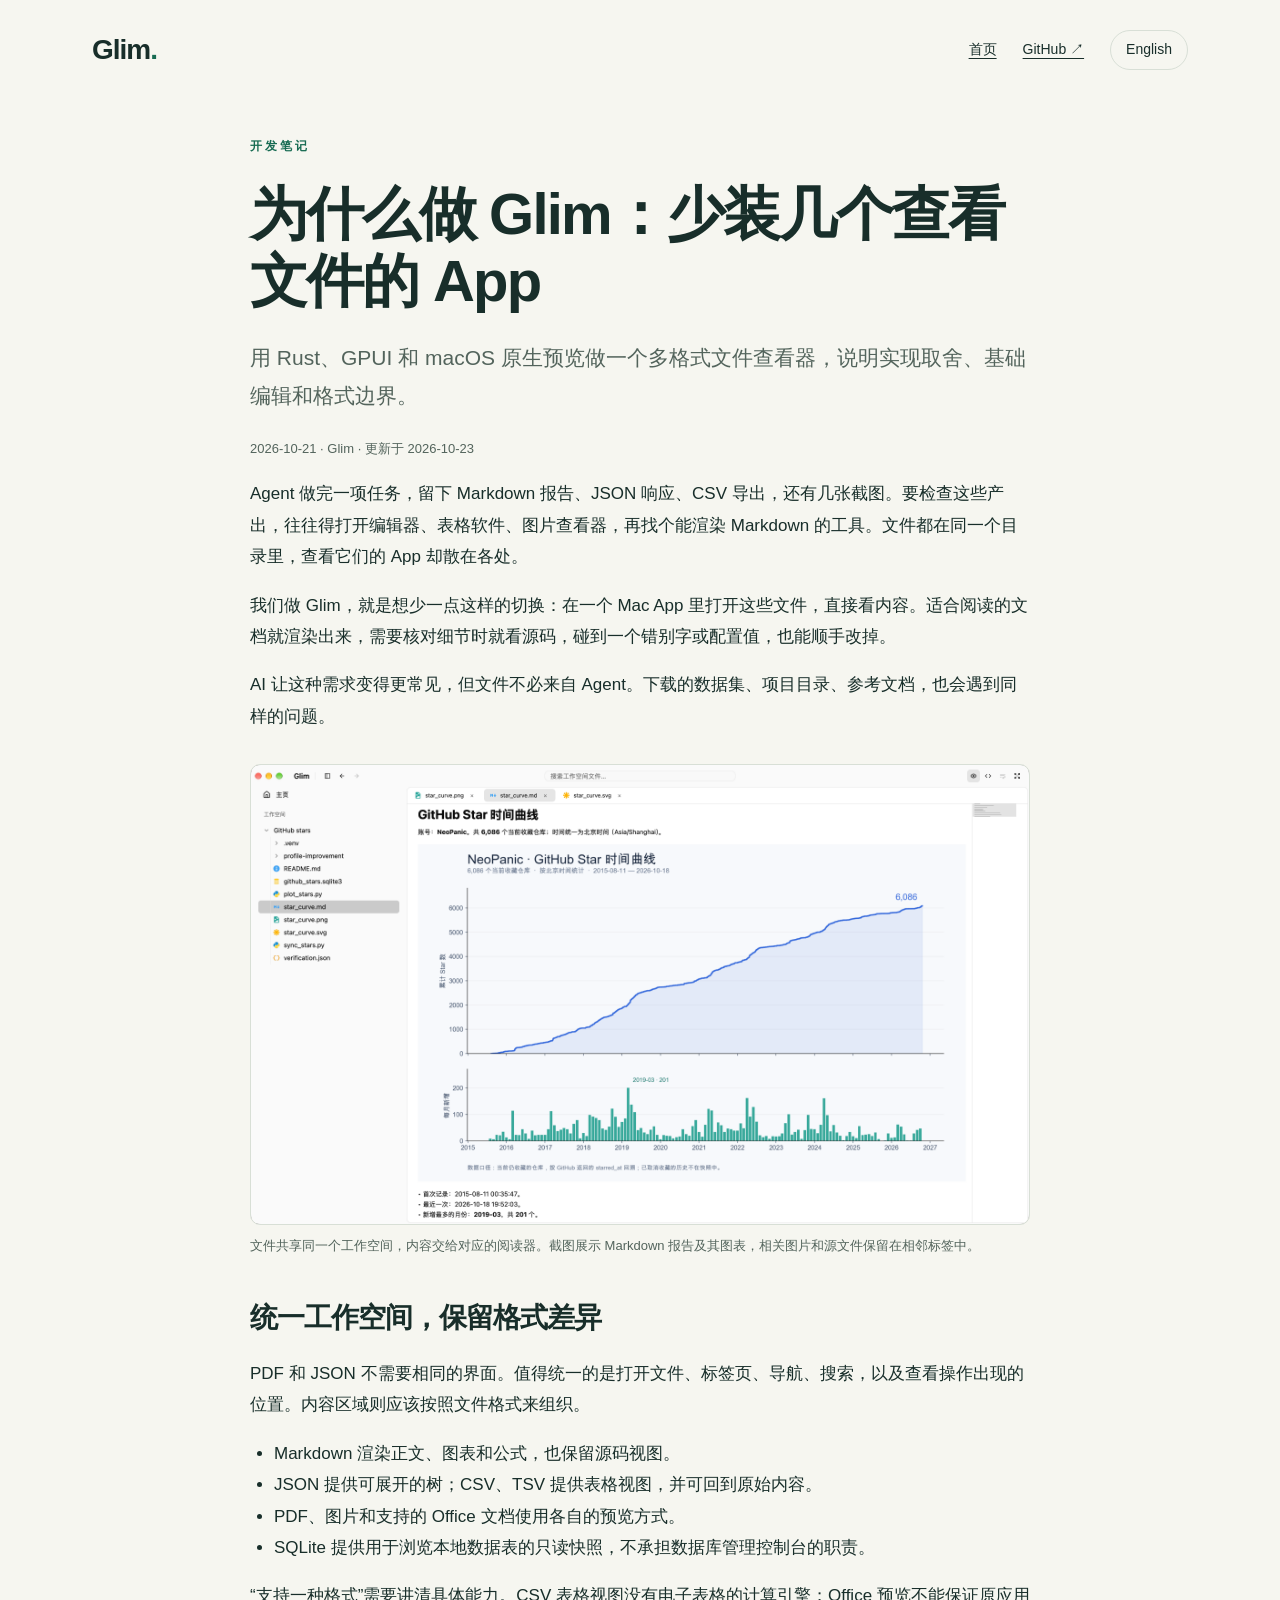
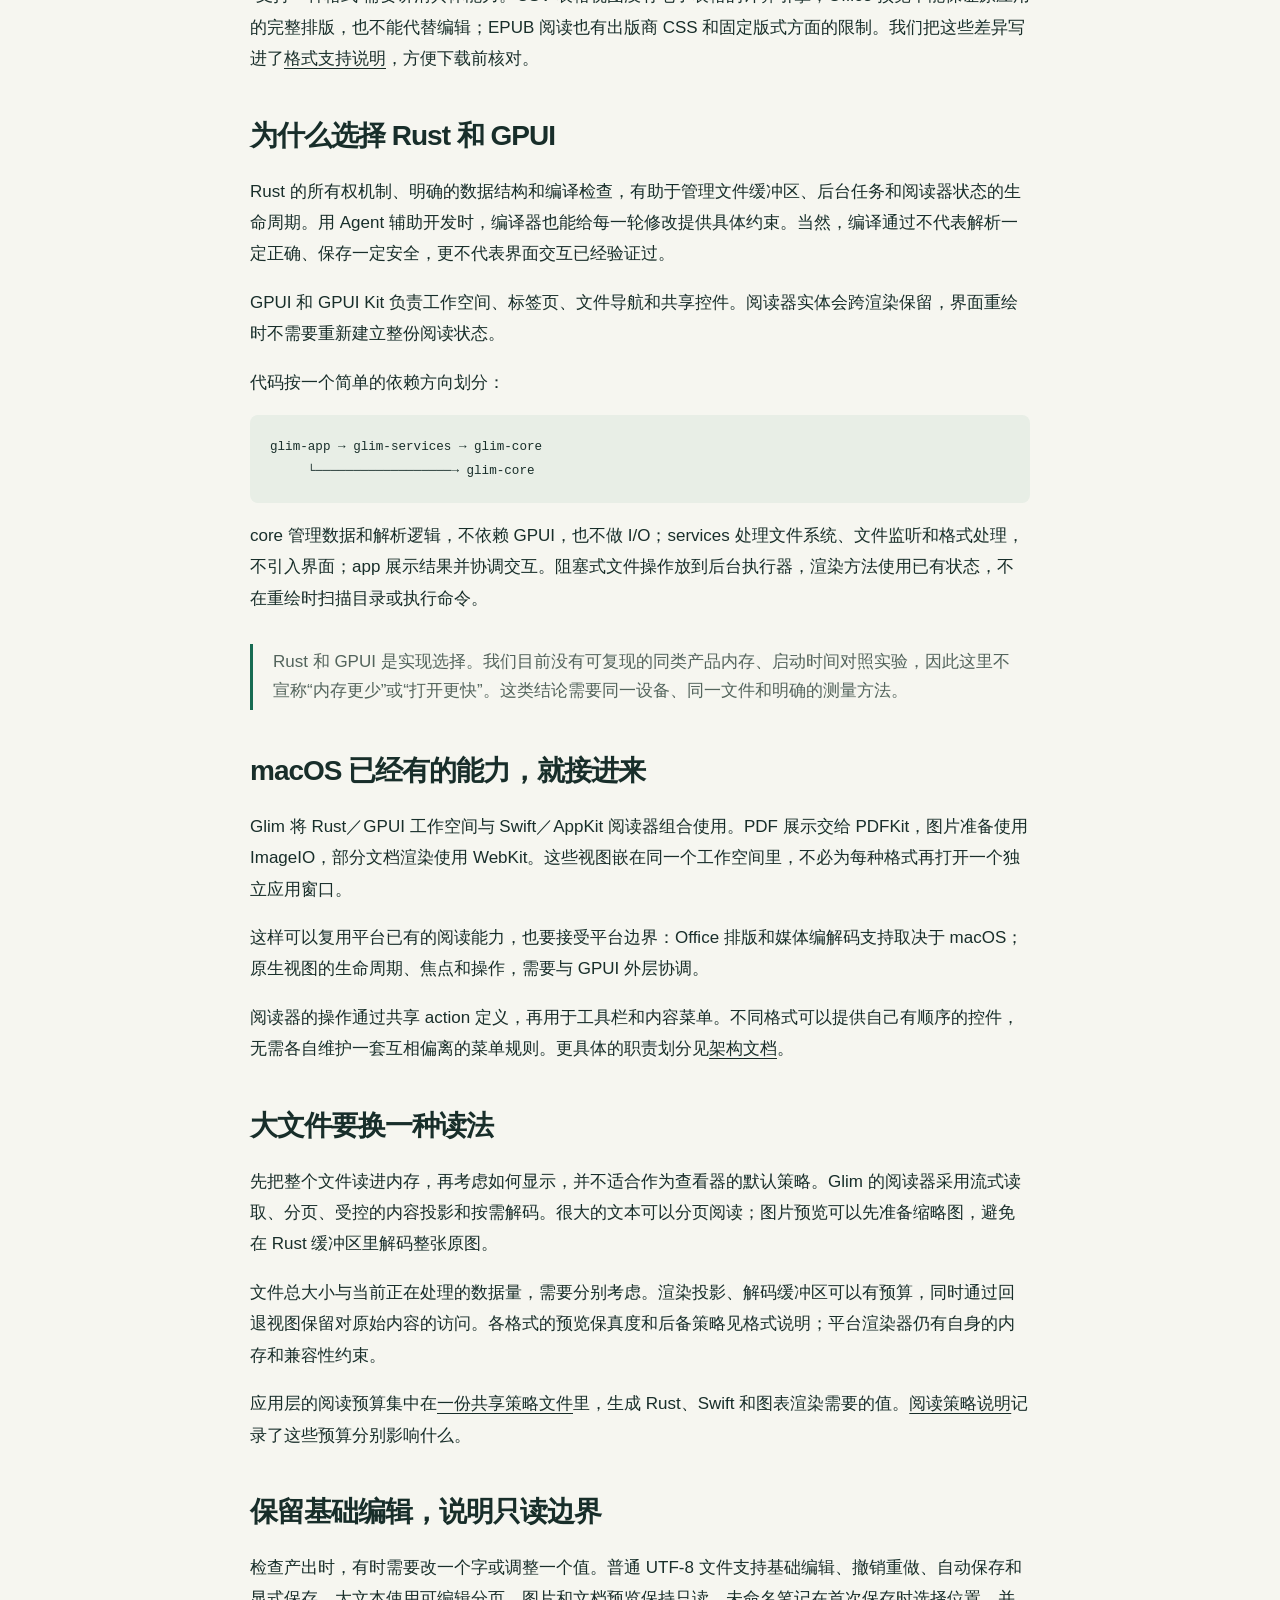
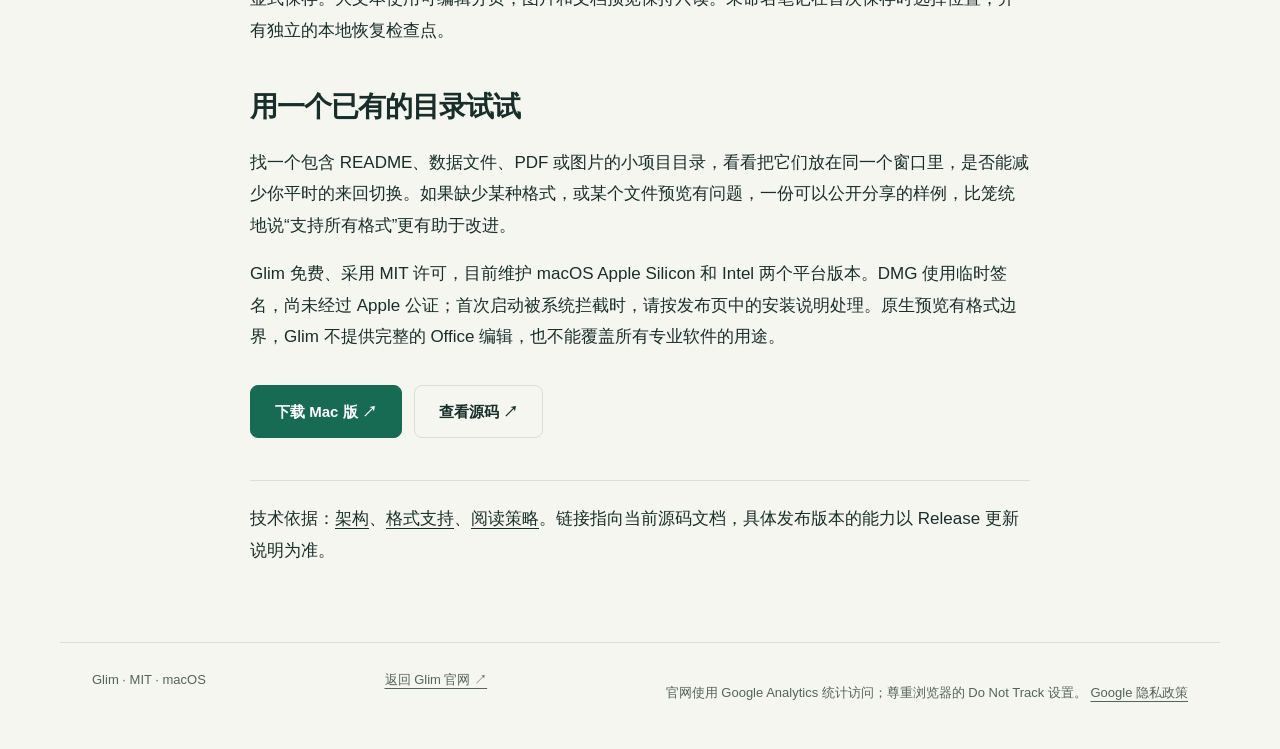
<file: zh/blog/why-glim/index.html>
<!doctype html>
<html lang="zh-CN"><head>
<script defer src="/assets/analytics.js"></script>
<meta charset="utf-8"><meta name="viewport" content="width=device-width,initial-scale=1"><title>为什么做 Glim：少装几个查看文件的 App — Glim</title><meta name="description" content="用 Rust、GPUI 和 macOS 原生预览做一个多格式文件查看器，说明实现取舍、基础编辑和格式边界。"><meta name="theme-color" content="#f6f6f0"><link rel="icon" href="https://raw.githubusercontent.com/glimapp/glim/main/assets/branding/glim.svg"><link rel="canonical" href="https://glimapp.github.io/zh/blog/why-glim/"><link rel="alternate" hreflang="en" href="https://glimapp.github.io/blog/why-glim/"><link rel="alternate" hreflang="zh-CN" href="https://glimapp.github.io/zh/blog/why-glim/"><link rel="alternate" hreflang="x-default" href="https://glimapp.github.io/blog/why-glim/"><meta name="robots" content="index,follow,max-image-preview:large"><meta property="og:type" content="article"><meta property="og:site_name" content="Glim"><meta property="og:url" content="https://glimapp.github.io/zh/blog/why-glim/"><meta property="og:title" content="为什么做 Glim：少装几个查看文件的 App"><meta property="og:description" content="用 Rust、GPUI 和 macOS 原生预览做一个多格式文件查看器，说明实现取舍、基础编辑和格式边界。"><meta property="og:image" content="https://glimapp.github.io/assets/workspace.png"><meta name="twitter:card" content="summary_large_image"><meta name="twitter:title" content="为什么做 Glim：少装几个查看文件的 App"><meta name="twitter:description" content="用 Rust、GPUI 和 macOS 原生预览做一个多格式文件查看器，说明实现取舍、基础编辑和格式边界。"><meta name="twitter:image" content="https://glimapp.github.io/assets/workspace.png"><link rel="stylesheet" href="/blog/article.css"><script type="application/ld+json">{"@context": "https://schema.org", "@type": "BlogPosting", "headline": "为什么做 Glim：少装几个查看文件的 App", "description": "用 Rust、GPUI 和 macOS 原生预览做一个多格式文件查看器，说明实现取舍、基础编辑和格式边界。", "datePublished": "2026-10-21", "dateModified": "2026-10-23", "inLanguage": "zh-CN", "url": "https://glimapp.github.io/zh/blog/why-glim/", "mainEntityOfPage": "https://glimapp.github.io/zh/blog/why-glim/", "author": {"@type": "Organization", "name": "Glim", "url": "https://glimapp.github.io/"}, "image": "https://glimapp.github.io/assets/workspace.png"}</script></head><body><header><a class="brand" href="/zh/">Glim<span style="color:var(--green)">.</span></a><nav><a href="/zh/">首页</a><a href="https://github.com/glimapp/glim">GitHub ↗</a><a class="language" href="/blog/why-glim/" lang="en" hreflang="en">English</a></nav></header><main><article class="article"><p class="eyebrow">开发笔记</p><h1>为什么做 Glim：少装几个查看文件的 App</h1><p class="dek">用 Rust、GPUI 和 macOS 原生预览做一个多格式文件查看器，说明实现取舍、基础编辑和格式边界。</p><p class="meta"><time datetime="2026-10-21">2026-10-21</time> · Glim · 更新于 2026-10-23</p><p>Agent 做完一项任务，留下 Markdown 报告、JSON 响应、CSV 导出，还有几张截图。要检查这些产出，往往得打开编辑器、表格软件、图片查看器，再找个能渲染 Markdown 的工具。文件都在同一个目录里，查看它们的 App 却散在各处。</p>
<p>我们做 Glim，就是想少一点这样的切换：在一个 Mac App 里打开这些文件，直接看内容。适合阅读的文档就渲染出来，需要核对细节时就看源码，碰到一个错别字或配置值，也能顺手改掉。</p>
<p>AI 让这种需求变得更常见，但文件不必来自 Agent。下载的数据集、项目目录、参考文档，也会遇到同样的问题。</p>
<figure><img src="/assets/workspace.png" alt="Glim 工作空间：文件侧栏、文档标签页和渲染后的 Markdown" width="3420" height="2016" loading="lazy"><figcaption>文件共享同一个工作空间，内容交给对应的阅读器。截图展示 Markdown 报告及其图表，相关图片和源文件保留在相邻标签中。</figcaption></figure>
<h2>统一工作空间，保留格式差异</h2>
<p>PDF 和 JSON 不需要相同的界面。值得统一的是打开文件、标签页、导航、搜索，以及查看操作出现的位置。内容区域则应该按照文件格式来组织。</p>
<ul><li>Markdown 渲染正文、图表和公式，也保留源码视图。</li><li>JSON 提供可展开的树；CSV、TSV 提供表格视图，并可回到原始内容。</li><li>PDF、图片和支持的 Office 文档使用各自的预览方式。</li><li>SQLite 提供用于浏览本地数据表的只读快照，不承担数据库管理控制台的职责。</li></ul>
<p>“支持一种格式”需要讲清具体能力。CSV 表格视图没有电子表格的计算引擎；Office 预览不能保证原应用的完整排版，也不能代替编辑；EPUB 阅读也有出版商 CSS 和固定版式方面的限制。我们把这些差异写进了<a href="https://github.com/glimapp/glim/blob/main/docs/file-format-support.zh-CN.md">格式支持说明</a>，方便下载前核对。</p>
<h2>为什么选择 Rust 和 GPUI</h2>
<p>Rust 的所有权机制、明确的数据结构和编译检查，有助于管理文件缓冲区、后台任务和阅读器状态的生命周期。用 Agent 辅助开发时，编译器也能给每一轮修改提供具体约束。当然，编译通过不代表解析一定正确、保存一定安全，更不代表界面交互已经验证过。</p>
<p>GPUI 和 GPUI Kit 负责工作空间、标签页、文件导航和共享控件。阅读器实体会跨渲染保留，界面重绘时不需要重新建立整份阅读状态。</p>
<p>代码按一个简单的依赖方向划分：</p><pre><code>glim-app → glim-services → glim-core
     └──────────────────→ glim-core</code></pre>
<p>core 管理数据和解析逻辑，不依赖 GPUI，也不做 I/O；services 处理文件系统、文件监听和格式处理，不引入界面；app 展示结果并协调交互。阻塞式文件操作放到后台执行器，渲染方法使用已有状态，不在重绘时扫描目录或执行命令。</p>
<aside>Rust 和 GPUI 是实现选择。我们目前没有可复现的同类产品内存、启动时间对照实验，因此这里不宣称“内存更少”或“打开更快”。这类结论需要同一设备、同一文件和明确的测量方法。</aside>
<h2>macOS 已经有的能力，就接进来</h2>
<p>Glim 将 Rust／GPUI 工作空间与 Swift／AppKit 阅读器组合使用。PDF 展示交给 PDFKit，图片准备使用 ImageIO，部分文档渲染使用 WebKit。这些视图嵌在同一个工作空间里，不必为每种格式再打开一个独立应用窗口。</p>
<p>这样可以复用平台已有的阅读能力，也要接受平台边界：Office 排版和媒体编解码支持取决于 macOS；原生视图的生命周期、焦点和操作，需要与 GPUI 外层协调。</p>
<p>阅读器的操作通过共享 action 定义，再用于工具栏和内容菜单。不同格式可以提供自己有顺序的控件，无需各自维护一套互相偏离的菜单规则。更具体的职责划分见<a href="https://github.com/glimapp/glim/blob/main/docs/architecture.zh-CN.md">架构文档</a>。</p>
<h2>大文件要换一种读法</h2>
<p>先把整个文件读进内存，再考虑如何显示，并不适合作为查看器的默认策略。Glim 的阅读器采用流式读取、分页、受控的内容投影和按需解码。很大的文本可以分页阅读；图片预览可以先准备缩略图，避免在 Rust 缓冲区里解码整张原图。</p>
<p>文件总大小与当前正在处理的数据量，需要分别考虑。渲染投影、解码缓冲区可以有预算，同时通过回退视图保留对原始内容的访问。各格式的预览保真度和后备策略见格式说明；平台渲染器仍有自身的内存和兼容性约束。</p>
<p>应用层的阅读预算集中在<a href="https://github.com/glimapp/glim/blob/main/assets/reader-limits.json">一份共享策略文件</a>里，生成 Rust、Swift 和图表渲染需要的值。<a href="https://github.com/glimapp/glim/blob/main/docs/reader-limits.zh-CN.md">阅读策略说明</a>记录了这些预算分别影响什么。</p>
<h2>保留基础编辑，说明只读边界</h2>
<p>检查产出时，有时需要改一个字或调整一个值。普通 UTF-8 文件支持基础编辑、撤销重做、自动保存和显式保存。大文本使用可编辑分页，图片和文档预览保持只读。未命名笔记在首次保存时选择位置，并有独立的本地恢复检查点。</p>

<h2>用一个已有的目录试试</h2>
<p>找一个包含 README、数据文件、PDF 或图片的小项目目录，看看把它们放在同一个窗口里，是否能减少你平时的来回切换。如果缺少某种格式，或某个文件预览有问题，一份可以公开分享的样例，比笼统地说“支持所有格式”更有助于改进。</p>
<p>Glim 免费、采用 MIT 许可，目前维护 macOS Apple Silicon 和 Intel 两个平台版本。DMG 使用临时签名，尚未经过 Apple 公证；首次启动被系统拦截时，请按发布页中的安装说明处理。原生预览有格式边界，Glim 不提供完整的 Office 编辑，也不能覆盖所有专业软件的用途。</p>
<div class="actions"><a class="button primary" href="https://github.com/glimapp/glim/releases/latest">下载 Mac 版 ↗</a><a class="button" href="https://github.com/glimapp/glim">查看源码 ↗</a></div>
<p class="end">技术依据：<a href="https://github.com/glimapp/glim/blob/main/docs/architecture.zh-CN.md">架构</a>、<a href="https://github.com/glimapp/glim/blob/main/docs/file-format-support.zh-CN.md">格式支持</a>、<a href="https://github.com/glimapp/glim/blob/main/docs/reader-limits.zh-CN.md">阅读策略</a>。链接指向当前源码文档，具体发布版本的能力以 Release 更新说明为准。</p></article></main><footer><span>Glim · MIT · macOS</span><a href="/zh/">返回 Glim 官网 ↗</a><p class="site-privacy">官网使用 Google Analytics 统计访问；尊重浏览器的 Do Not Track 设置。 <a href="https://policies.google.com/privacy">Google 隐私政策</a></p></footer></body></html>
</file>
<file: assets/site.css>
:root {
  color-scheme: light;
  --paper: #f6f6f0;
  --ink: #182e2a;
  --muted: #53645c;
  --green: #176b52;
  --surface: #e8eee6;
}
* { box-sizing: border-box; }
body { margin: 0; background: var(--paper); color: var(--ink); font: 17px/1.7 -apple-system, BlinkMacSystemFont, "Segoe UI", sans-serif; }
a { color: inherit; text-underline-offset: 4px; }
a:hover { color: var(--green); }
a:focus-visible, video:focus-visible { outline: 3px solid var(--green); outline-offset: 5px; }
header, main, footer { max-width: 1160px; margin: auto; padding-inline: 32px; }
header { min-height: 86px; display: flex; align-items: center; justify-content: space-between; gap: 20px; }
.brand { font-size: 28px; font-weight: 750; letter-spacing: -1px; text-decoration: none; }
nav { display: flex; gap: 24px; align-items: center; font-size: 15px; }
.language { text-decoration: none; padding: 8px 12px; background: var(--surface); border-radius: 6px; }
h1, h2, h3 { text-wrap: balance; }
h1 { font-size: clamp(40px, 6vw, 72px); line-height: 1.08; letter-spacing: -.04em; font-weight: 650; margin: 0 0 22px; }
h2 { font-size: clamp(26px, 3vw, 35px); line-height: 1.2; letter-spacing: -.025em; font-weight: 600; margin: 0 0 22px; }
h3 { font-size: 21px; line-height: 1.35; margin: 0 0 10px; }
p { text-wrap: pretty; max-width: 60ch; }
.hero { padding: 36px 0 28px; }
.lead { font-size: 21px; line-height: 1.6; max-width: 60ch; margin: 0; }
.actions { display: flex; gap: 22px; align-items: center; flex-wrap: wrap; margin: 24px 0 12px; }
.button { display: inline-block; padding: 12px 22px; border-radius: 6px; text-decoration: none; font-weight: 600; font-size: 17px; background: var(--green); color: white; }
.button:hover { background: #10523e; color: white; }
.button:active { transform: translateY(1px); }
.note, figcaption { font-size: 14px; color: var(--muted); }
.note { margin: 8px 0; }
.preview { margin: 0 0 68px; }
.preview img, .demo img { width: 100%; height: auto; display: block; }
figcaption { margin-top: 12px; }
.topics { padding: 0 0 70px; }
.topic-list { list-style: none; margin: 0; padding: 0; }
.topic-list li { display: grid; grid-template-columns: 1fr 1.3fr; gap: 32px; padding: 16px 0; }
.topic-list a { font-size: 21px; font-weight: 600; }
.topic-list p { margin: 0; }
.demo { margin: 0; padding: 0 0 70px; }
.demo-links { display: flex; gap: 10px; flex-wrap: wrap; margin: 24px 0 16px; }
.demo-links a { padding: 8px 18px; border-radius: 6px; text-decoration: none; background: var(--surface); }
.demo-links a[aria-current] { background: var(--ink); color: var(--paper); }
.demo figure { margin: 0; }
.story { padding: 0 0 60px; }
.story p { max-width: 60ch; }
.install { display: grid; grid-template-columns: 1fr 1.5fr; gap: 48px; padding: 32px; margin-bottom: 65px; background: var(--surface); }
.install ol { padding-left: 22px; margin-top: 0; }
.install li { padding-bottom: 12px; }
footer { padding-top: 12px; padding-bottom: 32px; display: flex; flex-wrap: wrap; justify-content: space-between; gap: 20px; font-size: 14px; }
.reader-page { max-width: 860px; padding-top: 32px; padding-bottom: 64px; }
.reader-page h1 { font-size: clamp(36px, 5vw, 58px); }
.reader-page section { margin-top: 48px; }
.reader-page h2 { font-size: 28px; }
.reader-page figure { margin: 28px 0; }
.reader-page img { width: 100%; height: auto; display: block; }
.reader-page pre { padding: 22px; overflow: auto; background: var(--surface); border-radius: 6px; font-size: 15px; }
.reader-page code { overflow-wrap: anywhere; }
.reader-page li { padding-bottom: 10px; }
.reader-page .download { background: var(--surface); padding: 28px; }
.related { display: flex; gap: 22px; flex-wrap: wrap; }
@media (max-width: 700px) {
  header, main, footer { padding-inline: 22px; }
  header { min-height: 76px; }
  nav { gap: 14px; font-size: 14px; }
  nav .docs { display: none; }
  .hero { padding-top: 24px; }
  .lead { font-size: 18px; }
  h1 { letter-spacing: -.035em; }
  .preview { margin-bottom: 48px; }
  .topic-list li { grid-template-columns: 1fr; gap: 8px; padding-block: 14px; }
  .topics, .demo, .story { padding-bottom: 48px; }
  .install { grid-template-columns: 1fr; gap: 16px; padding: 24px; }
  .reader-page { padding-top: 22px; }
  .reader-page h1 { font-size: 36px; }
  .reader-page h2 { font-size: 26px; }
  .reader-page .download { padding: 22px; }
}

.site-privacy { flex-basis: 100%; font-size: 13px; margin: 0; }
</file>
<file: blog/article.css>
:root{color-scheme:light;--paper:#f6f6f0;--ink:#182e2a;--muted:#53645c;--green:#176b52;--line:#d8dfd6}*{box-sizing:border-box}body{margin:0;background:var(--paper);color:var(--ink);font:17px/1.7 -apple-system,BlinkMacSystemFont,"Segoe UI",sans-serif}a{color:inherit;text-underline-offset:4px}a:hover{color:var(--green)}header,main,footer{max-width:1160px;margin:auto;padding:0 32px}header{height:100px;display:flex;align-items:center;justify-content:space-between}.brand{font-size:28px;font-weight:750;letter-spacing:-1px;text-decoration:none}nav{display:flex;gap:26px;align-items:center;font-size:14px}.language{font:inherit;text-decoration:none;display:inline-block;border:1px solid var(--line);background:transparent;border-radius:24px;padding:7px 15px;color:var(--ink);cursor:pointer}a:focus-visible{outline:3px solid var(--green);outline-offset:5px}.hero{padding:78px 0 54px;max-width:880px}.eyebrow{font-size:12px;font-weight:650;letter-spacing:3px;color:var(--green)}h1{font-size:clamp(48px,7.5vw,88px);line-height:1.08;letter-spacing:-4px;font-weight:650;margin:24px 0}h1 span{color:var(--green)}.lead{font-size:21px;max-width:700px;color:var(--muted)}.actions{display:flex;gap:12px;flex-wrap:wrap;margin:32px 0 12px}.button{display:inline-block;padding:13px 24px;border-radius:8px;text-decoration:none;border:1px solid var(--line);font-weight:600;font-size:15px}.primary{background:var(--green);color:white;border-color:var(--green)}.primary:hover{background:#10523e;color:white}.note{font-size:13px;color:var(--muted)}.preview{margin:18px 0 65px;background:#e8eee6;padding:20px;border:1px solid var(--line);border-radius:16px}.preview img{width:100%;height:auto;display:block;border-radius:8px;box-shadow:0 12px 32px #182e2a15}.caption{display:flex;justify-content:space-between;gap:15px;font-size:12px;color:var(--muted);padding:15px 3px 0;letter-spacing:1px}h2{font-size:35px;line-height:1.2;letter-spacing:-1px;font-weight:600}.features{display:grid;grid-template-columns:repeat(3,1fr);gap:38px;padding:16px 0 64px}.features article{border-top:1px solid var(--line);padding-top:20px}.index{font:12px monospace;color:var(--green)}h3{font-size:21px;margin:14px 0 10px}.features p{font-size:15px;color:var(--muted)}.install{border-top:1px solid var(--line);display:grid;grid-template-columns:1fr 1.3fr;gap:60px;padding:44px 0 60px}.install p,.install li{font-size:15px;color:var(--muted)}.install ol{padding-left:22px}.install li{padding:5px 0}footer{padding-top:26px;padding-bottom:32px;border-top:1px solid var(--line);display:flex;justify-content:space-between;gap:20px;font-size:13px;color:var(--muted)}[hidden]{display:none!important}@media(max-width:700px){header,main,footer{padding-left:22px;padding-right:22px}header{height:80px}nav{gap:14px}.hero{padding:45px 0 30px}h1{letter-spacing:-2px}.lead{font-size:18px}.features,.install{grid-template-columns:1fr;gap:20px}.preview{padding:8px;margin-bottom:45px}.caption{font-size:10px}.features{padding-bottom:30px}footer{flex-direction:column}nav .docs{display:none}}

.article{max-width:780px;margin:35px auto 76px}.article h1{font-size:clamp(36px,6vw,58px);letter-spacing:-1.8px;line-height:1.15}.article h2{font-size:28px;margin-top:44px}.article h3{font-size:20px}.article p,.article li{line-height:1.85}.article .dek{font-size:21px;color:var(--muted)}.article .meta{font-size:13px;color:var(--muted)}.article figure{margin:32px 0}.article img{width:100%;height:auto;border-radius:10px;border:1px solid var(--line)}.article figcaption{font-size:13px;color:var(--muted)}.article pre{background:#e8eee6;padding:20px;border-radius:8px;overflow:auto;font-size:14px}.article code{font-size:.9em;overflow-wrap:anywhere}.article aside{border-left:3px solid var(--green);padding:4px 20px;margin:30px 0;color:var(--muted)}.article ul,.article ol{padding-left:24px}.article .end{border-top:1px solid var(--line);margin-top:42px;padding-top:22px}.story{border-top:1px solid var(--line);padding:28px 0 44px}.story p{color:var(--muted);max-width:720px}
</file>
